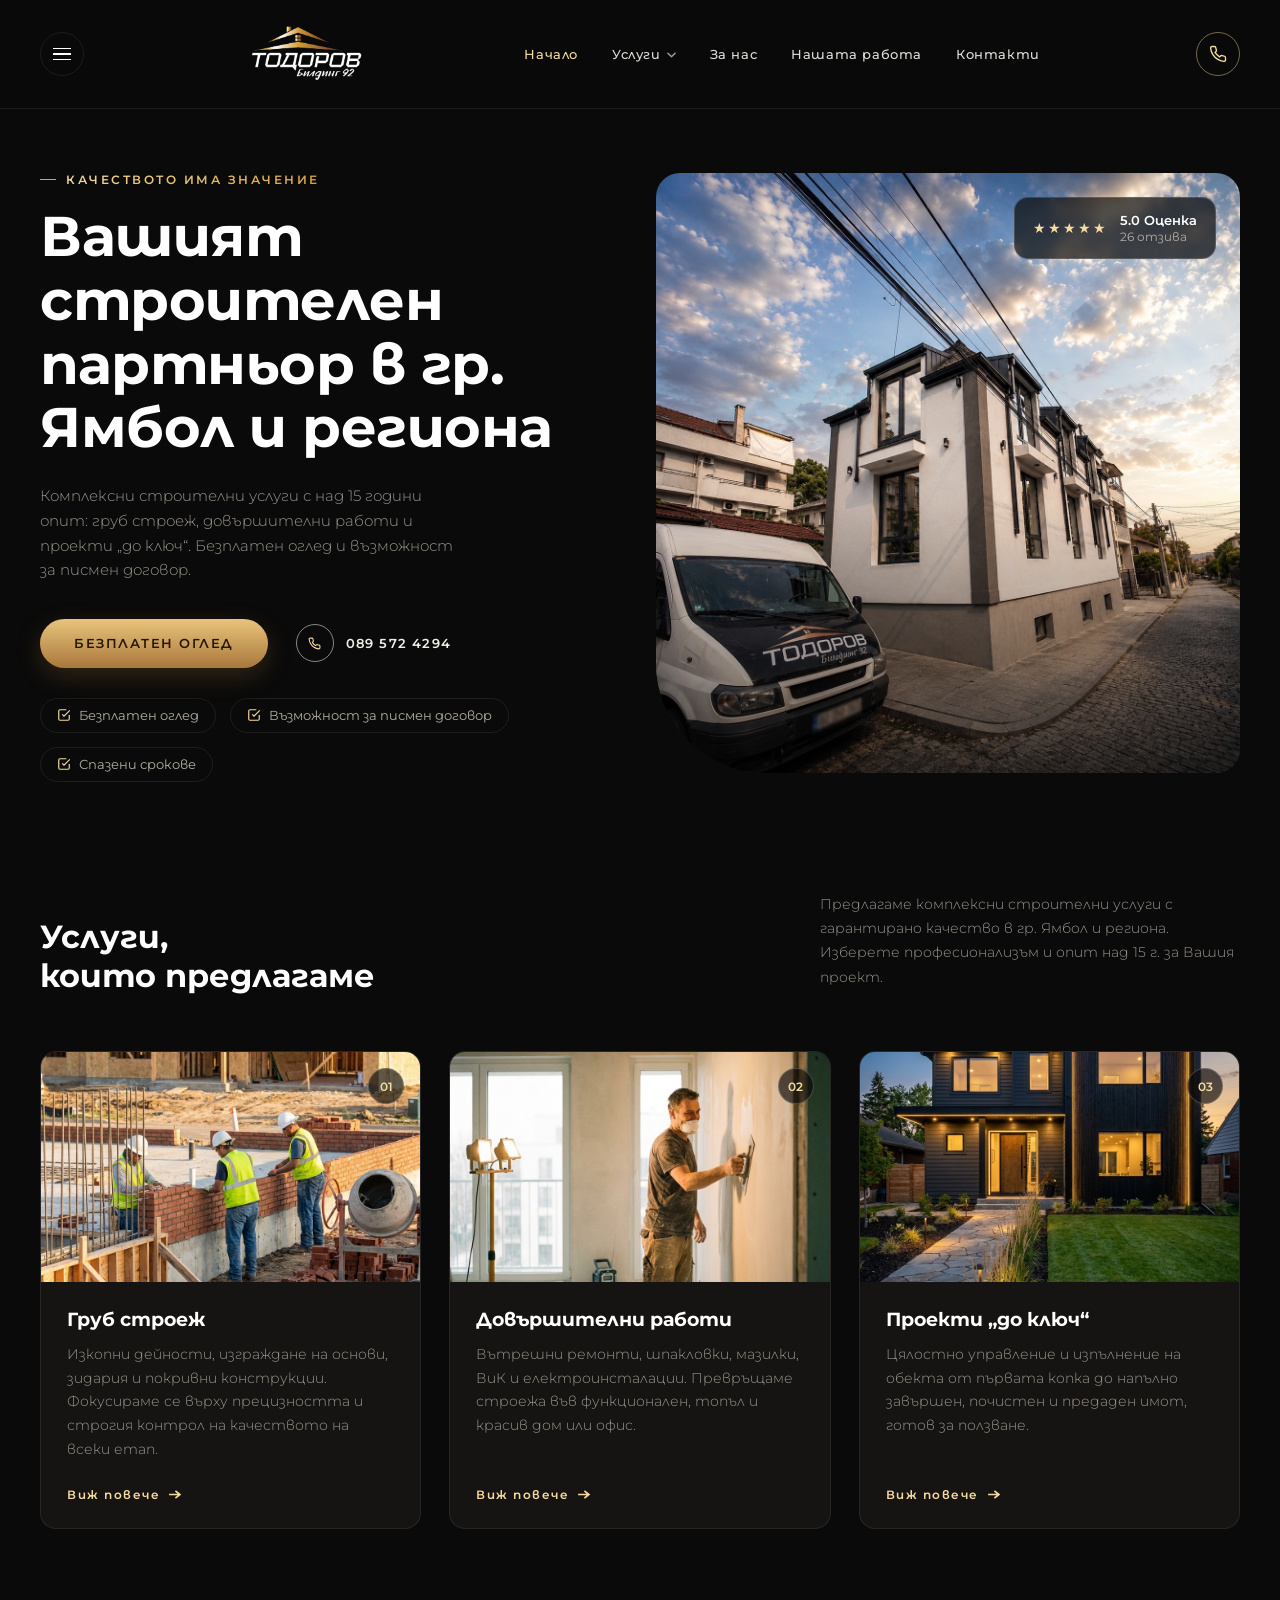
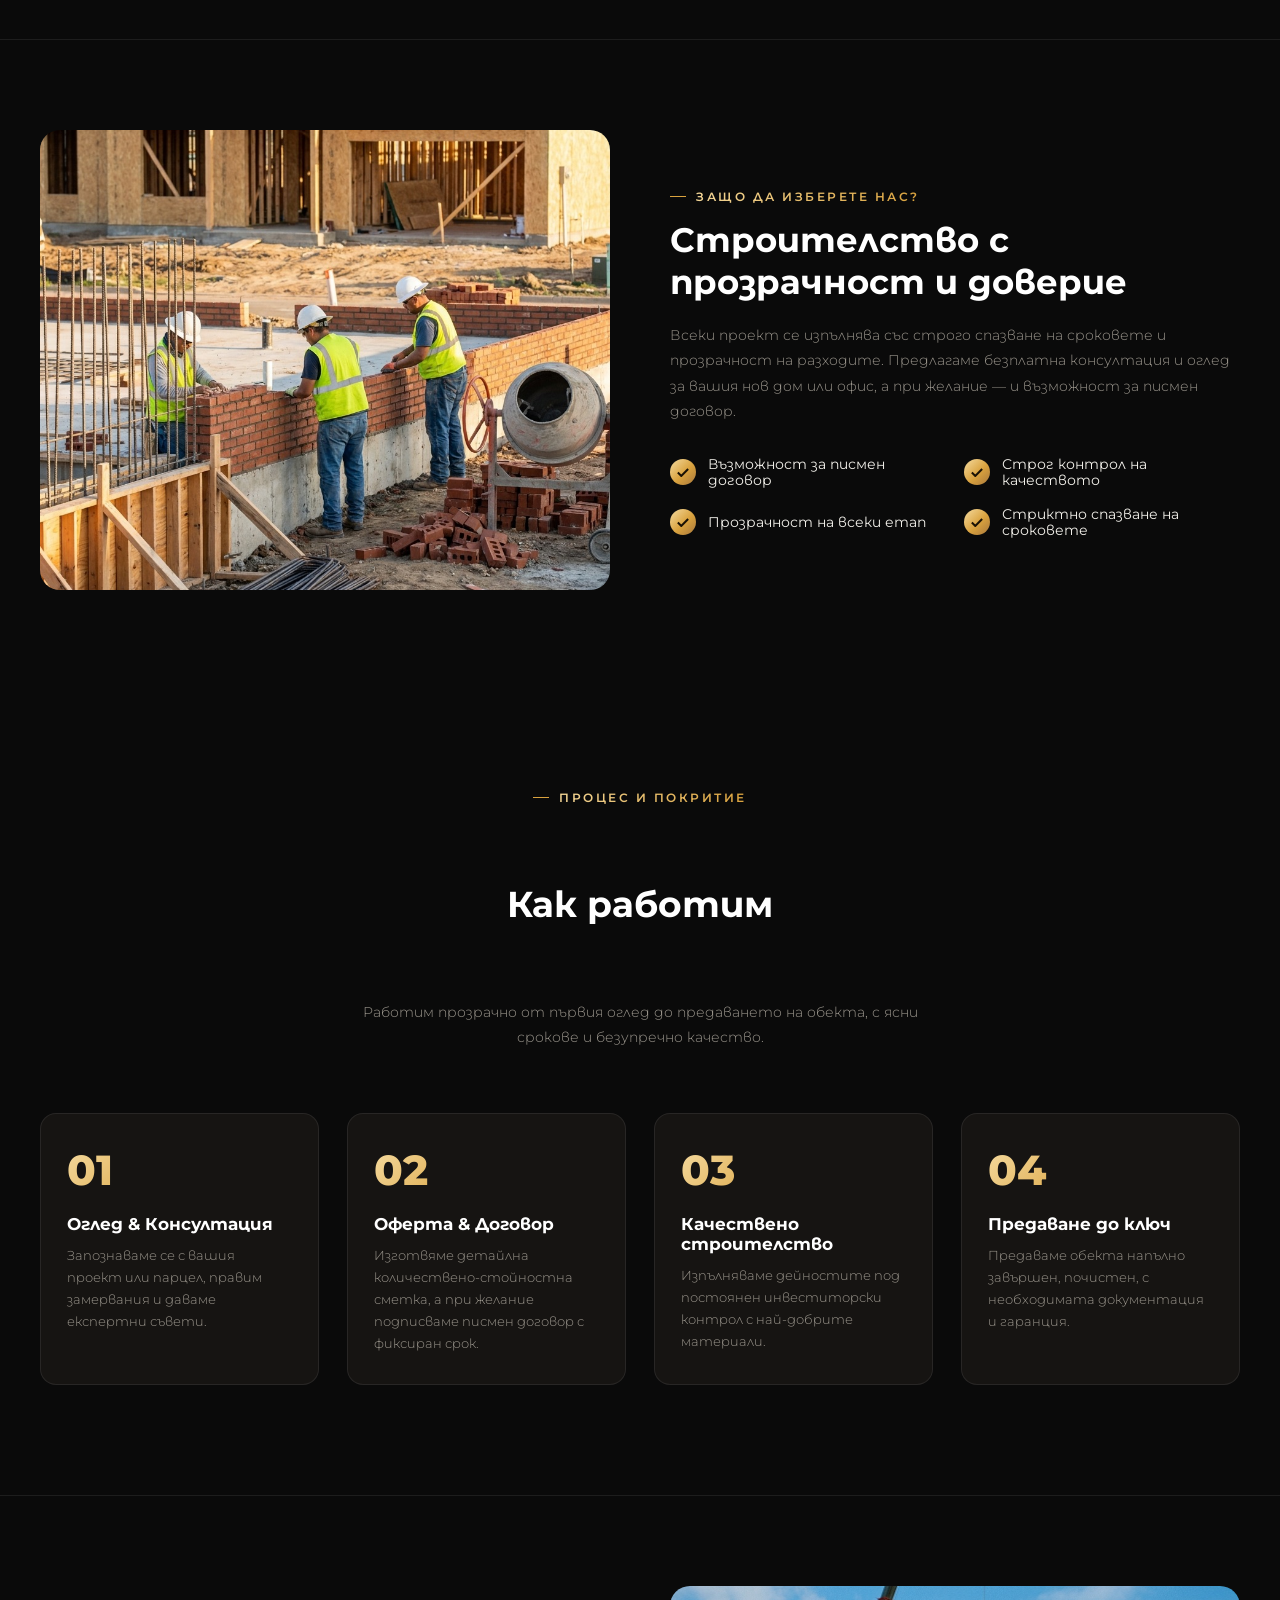
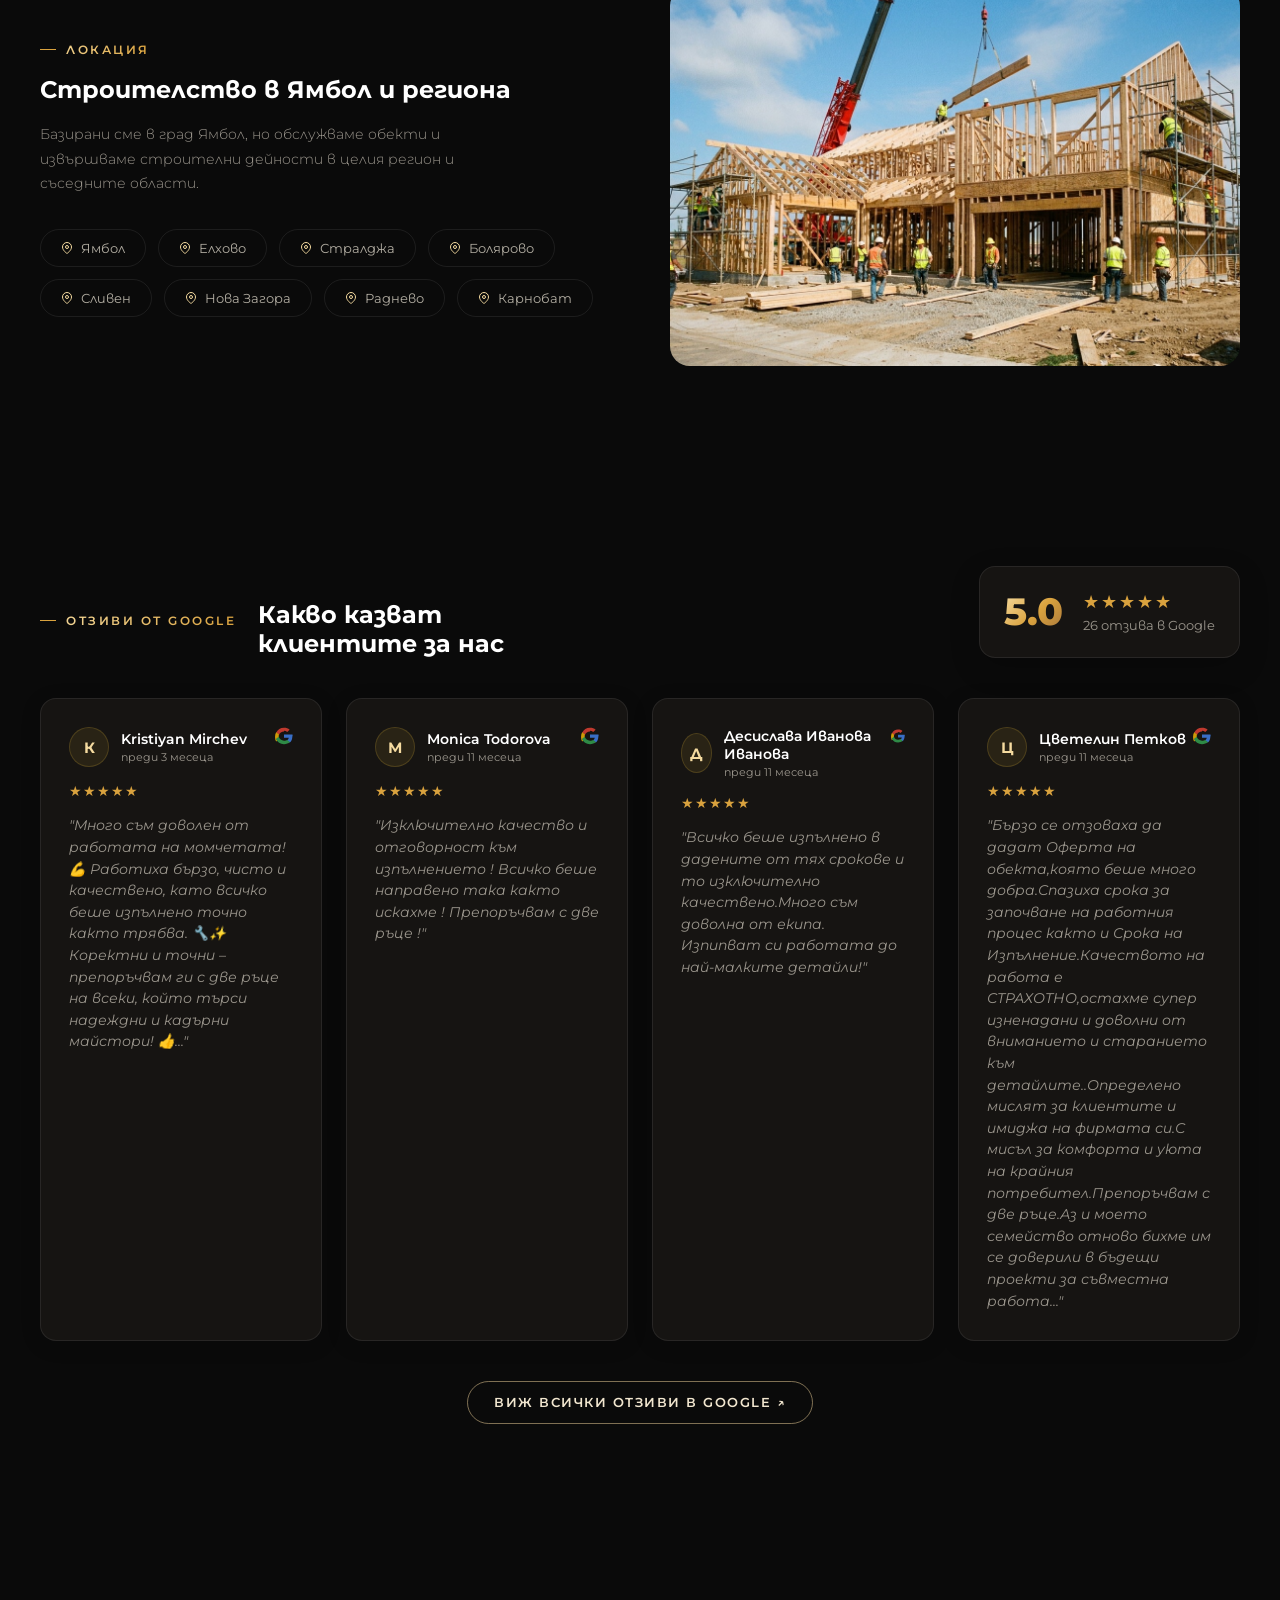
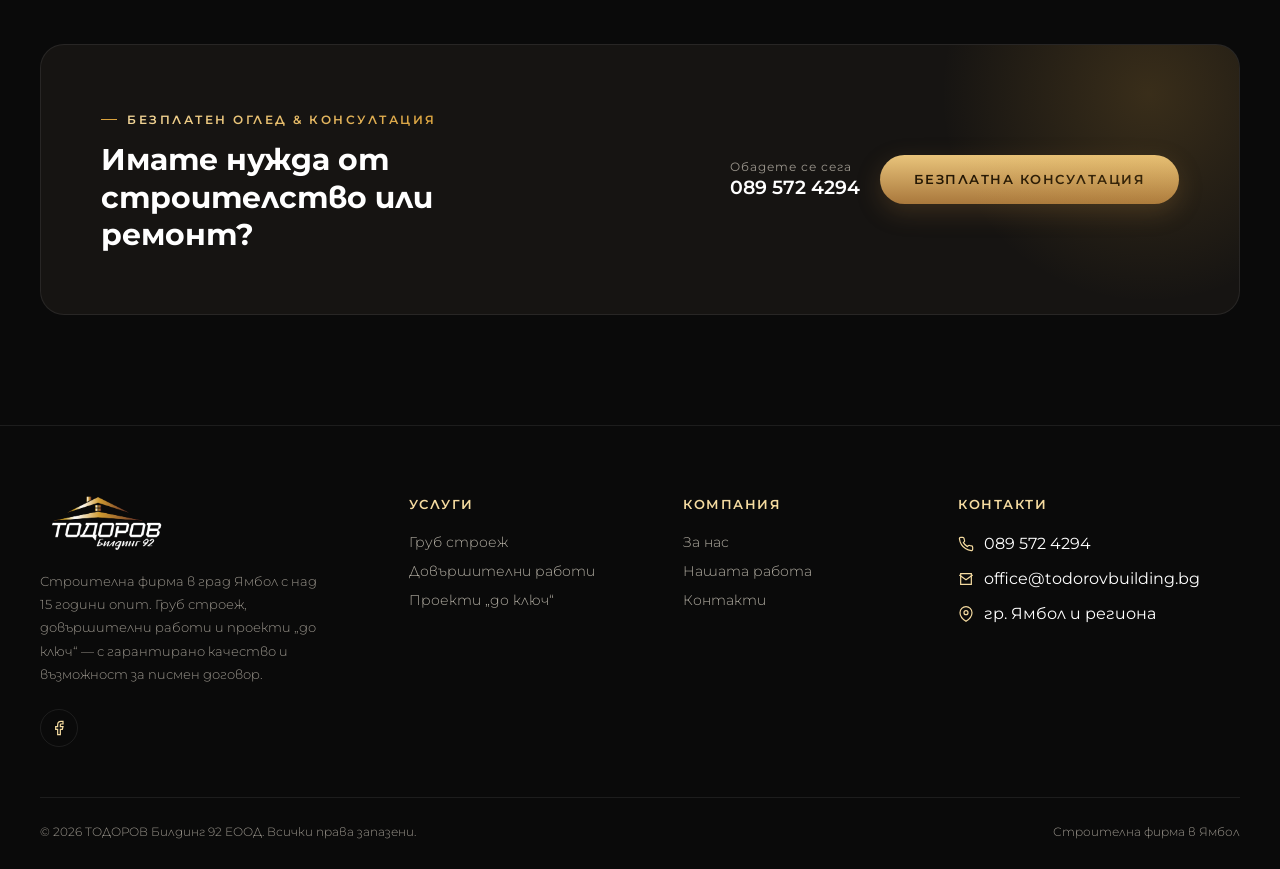
<file: index.html>
<!DOCTYPE html>
<html lang="bg">
<head>
<meta charset="UTF-8">
<meta name="viewport" content="width=device-width, initial-scale=1.0">
<title data-edit="meta-title">ТОДОРОВ Билдинг 92 ЕООД – Строителна фирма в Ямбол</title>
<meta name="description" content="Строителна фирма ТОДОРОВ Билдинг 92 ЕООД – Ямбол. Комплексни строителни услуги с над 15 години опит: груб строеж, довършителни работи и проекти „до ключ“." data-edit="meta-description">
<link rel="preconnect" href="https://fonts.googleapis.com">
<link rel="preconnect" href="https://fonts.gstatic.com" crossorigin>
<link href="https://fonts.googleapis.com/css2?family=Montserrat:ital,wght@0,300;0,400;0,500;0,600;0,700;0,800;1,400;1,500&display=swap" rel="stylesheet">
<link rel="preload" as="image" href="assets/hero-real.jpg">
<link rel="stylesheet" href="style.css">
</head>
<body>

<header class="site-header">
  <div class="container header-inner">
    <button class="hamburger mobile-only" aria-label="Меню">
      <span></span><span></span><span></span>
    </button>

    <a href="index.html" class="brand">
      <img src="assets/logo.png" alt="ТОДОРОВ Билдинг 92" class="brand-logo-img">
    </a>

    <ul class="main-nav">
      <li><a href="index.html" class="active">Начало</a></li>
      <li class="nav-item-has-dropdown">
        <a href="#">Услуги<svg class="caret" viewBox="0 0 10 6"><path d="M1 1l4 4 4-4"/></svg></a>
        <div class="nav-dropdown">
          <a href="service-rough-construction.html">Груб строеж</a>
          <a href="service-finishing-works.html">Довършителни работи</a>
          <a href="service-turnkey-projects.html">Проекти „до ключ“</a>
        </div>
      </li>
      <li><a href="about.html">За нас</a></li>
      <li><a href="gallery.html">Нашата работа</a></li>
      <li><a href="contact.html">Контакти</a></li>
    </ul>

    <div class="header-actions">
      <a href="tel:0895724294" class="btn-pill btn-outline header-call" data-global-link="phone">
        <svg viewBox="0 0 24 24" width="14" height="14" stroke="currentColor" fill="none" stroke-width="2"><path d="M22 16.92v3a2 2 0 0 1-2.18 2 19.79 19.79 0 0 1-8.63-3.07 19.5 19.5 0 0 1-6-6 19.79 19.79 0 0 1-3.07-8.67A2 2 0 0 1 4.11 2h3a2 2 0 0 1 2 1.72 12.84 12.84 0 0 0 .7 2.81 2 2 0 0 1-.45 2.11L8.09 9.91a16 16 0 0 0 6 6l1.27-1.27a2 2 0 0 1 2.11-.45 12.84 12.84 0 0 0 2.81.7A2 2 0 0 1 22 16.92z"/></svg>
        <span data-global="phone">089 572 4294</span>
      </a>
      <a href="tel:0895724294" class="call-icon-btn mobile-only" aria-label="Обадете се" data-global-link="phone">
        <svg viewBox="0 0 24 24"><path d="M22 16.92v3a2 2 0 0 1-2.18 2 19.79 19.79 0 0 1-8.63-3.07 19.5 19.5 0 0 1-6-6 19.79 19.79 0 0 1-3.07-8.67A2 2 0 0 1 4.11 2h3a2 2 0 0 1 2 1.72 12.84 12.84 0 0 0 .7 2.81 2 2 0 0 1-.45 2.11L8.09 9.91a16 16 0 0 0 6 6l1.27-1.27a2 2 0 0 1 2.11-.45 12.84 12.84 0 0 0 2.81.7A2 2 0 0 1 22 16.92z"/></svg>
      </a>
    </div>
  </div>
</header>

<div class="mobile-drawer">
  <div class="mobile-drawer-panel">
    <button class="mobile-drawer-close" aria-label="Затвори">✕</button>
    <a href="index.html">Начало</a>
    <a href="service-rough-construction.html" class="sub-link">— Груб строеж</a>
    <a href="service-finishing-works.html" class="sub-link">— Довършителни работи</a>
    <a href="service-turnkey-projects.html" class="sub-link">— Проекти „до ключ“</a>
    <a href="about.html">За нас</a>
    <a href="gallery.html">Нашата работа</a>
    <a href="contact.html">Контакти</a>
    <a href="tel:0895724294" class="btn-pill btn-gold" data-global-link="phone">Обадете се: <span data-global="phone">089 572 4294</span></a>
  </div>
</div>

<section class="hero">
  <div class="container hero-inner">
    <div class="hero-content">
      <span class="eyebrow" data-edit="hero-eyebrow">Качеството има значение</span>
      <h1 data-edit="hero-title">Вашият строителен партньор в гр. Ямбол и региона</h1>
      <p data-edit="hero-desc">Комплексни строителни услуги с над 15 години опит: груб строеж, довършителни работи и проекти „до ключ“. Безплатен оглед и възможност за писмен договор.</p>
      <div class="hero-actions">
        <a href="contact.html" class="btn-pill btn-gold" data-edit="hero-btn-text">Безплатен оглед</a>
        <a href="tel:0895724294" class="play-link" data-global-link="phone">
          <span class="play-circle"><svg viewBox="0 0 24 24" fill="none" stroke="currentColor" stroke-width="2"><path d="M22 16.92v3a2 2 0 0 1-2.18 2 19.79 19.79 0 0 1-8.63-3.07 19.5 19.5 0 0 1-6-6 19.79 19.79 0 0 1-3.07-8.67A2 2 0 0 1 4.11 2h3a2 2 0 0 1 2 1.72 12.84 12.84 0 0 0 .7 2.81 2 2 0 0 1-.45 2.11L8.09 9.91a16 16 0 0 0 6 6l1.27-1.27a2 2 0 0 1 2.11-.45 12.84 12.84 0 0 0 2.81.7A2 2 0 0 1 22 16.92z"/></svg></span>
          <span data-global="phone">089 572 4294</span>
        </a>
      </div>
      <div class="hero-badges" data-list="hero-badges">
        <span class="hero-badge" data-item><svg viewBox="0 0 24 24"><path d="M9 11l3 3L22 4"/><path d="M21 12v7a2 2 0 0 1-2 2H5a2 2 0 0 1-2-2V5a2 2 0 0 1 2-2h11"/></svg><span data-field="text">Безплатен оглед</span></span>
        <span class="hero-badge" data-item><svg viewBox="0 0 24 24"><path d="M9 11l3 3L22 4"/><path d="M21 12v7a2 2 0 0 1-2 2H5a2 2 0 0 1-2-2V5a2 2 0 0 1 2-2h11"/></svg><span data-field="text">Възможност за писмен договор</span></span>
        <span class="hero-badge" data-item><svg viewBox="0 0 24 24"><path d="M9 11l3 3L22 4"/><path d="M21 12v7a2 2 0 0 1-2 2H5a2 2 0 0 1-2-2V5a2 2 0 0 1 2-2h11"/></svg><span data-field="text">Спазени срокове</span></span>
      </div>
    </div>
    <div class="hero-media">
      <img src="assets/hero-real.jpg" alt="Завършен обект на Тодоров Билдинг 92" data-edit="hero-image" fetchpriority="high" decoding="sync">
      <div class="hero-rating">
        <div class="stars" data-edit="hero-rating-stars">★★★★★</div>
        <div>
          <div style="font-weight:600; font-size:13px;" data-edit="hero-rating-score">5.0 Оценка</div>
          <div class="rating-text" data-edit="hero-rating-count">26 отзива</div>
        </div>
      </div>
    </div>
  </div>
</section>

<section class="section-pad">
  <div class="container">
    <div class="section-head">
      <div class="section-head-left">
        <h2 data-edit="services-title">Услуги,<br>които предлагаме</h2>
      </div>
      <p class="section-desc" data-edit="services-desc">Предлагаме комплексни строителни услуги с гарантирано качество в гр. Ямбол и региона. Изберете професионализъм и опит над 15 г. за Вашия проект.</p>
    </div>

    <div class="service-grid" data-list="services">

      <a href="service-rough-construction.html" class="service-card" data-item>
        <div class="service-photo">
          <img src="assets/service-rough.jpg" alt="Груб строеж" data-field="image" loading="lazy" decoding="async">
          <span class="service-num" data-field="num">01</span>
        </div>
        <div class="service-body">
          <h3 data-field="title">Груб строеж</h3>
          <p data-field="desc">Изкопни дейности, изграждане на основи, зидария и покривни конструкции. Фокусираме се върху прецизността и строгия контрол на качеството на всеки етап.</p>
        </div>
        <span class="service-link" data-field="link-text">Виж повече <svg viewBox="0 0 14 10"><path d="M1 5h12M8 1l5 4-5 4"/></svg></span>
      </a>

      <a href="service-finishing-works.html" class="service-card" data-item>
        <div class="service-photo">
          <img src="assets/service-finishing.jpg" alt="Довършителни работи" data-field="image" loading="lazy" decoding="async">
          <span class="service-num" data-field="num">02</span>
        </div>
        <div class="service-body">
          <h3 data-field="title">Довършителни работи</h3>
          <p data-field="desc">Вътрешни ремонти, шпакловки, мазилки, ВиК и електроинсталации. Превръщаме строежа във функционален, топъл и красив дом или офис.</p>
        </div>
        <span class="service-link" data-field="link-text">Виж повече <svg viewBox="0 0 14 10"><path d="M1 5h12M8 1l5 4-5 4"/></svg></span>
      </a>

      <a href="service-turnkey-projects.html" class="service-card" data-item>
        <div class="service-photo">
          <img src="assets/service-turnkey.jpg" alt="Проекти до ключ" data-field="image" loading="lazy" decoding="async">
          <span class="service-num" data-field="num">03</span>
        </div>
        <div class="service-body">
          <h3 data-field="title">Проекти „до ключ“</h3>
          <p data-field="desc">Цялостно управление и изпълнение на обекта от първата копка до напълно завършен, почистен и предаден имот, готов за ползване.</p>
        </div>
        <span class="service-link" data-field="link-text">Виж повече <svg viewBox="0 0 14 10"><path d="M1 5h12M8 1l5 4-5 4"/></svg></span>
      </a>

    </div>
  </div>
</section>

<section class="section-pad tight section-divider">
  <div class="container">
    <div class="why-us">
      <div class="why-us-media">
        <img src="assets/service-rough.jpg" alt="Строителство с договорна сигурност" data-edit="why-image" loading="lazy" decoding="async">
      </div>
      <div class="why-us-content">
        <span class="eyebrow" data-edit="why-eyebrow">Защо да изберете нас?</span>
        <h2 data-edit="why-title">Строителство с прозрачност и доверие</h2>
        <p data-edit="why-desc">Всеки проект се изпълнява със строго спазване на сроковете и прозрачност на разходите. Предлагаме безплатна консултация и оглед за вашия нов дом или офис, а при желание — и възможност за писмен договор.</p>
        <div class="feature-list" data-list="why-features">
          <div class="feature-item" data-item><span class="feature-check"><svg viewBox="0 0 14 10"><path d="M1 5l4 4 8-8"/></svg></span><span data-field="text">Възможност за писмен договор</span></div>
          <div class="feature-item" data-item><span class="feature-check"><svg viewBox="0 0 14 10"><path d="M1 5l4 4 8-8"/></svg></span><span data-field="text">Строг контрол на качеството</span></div>
          <div class="feature-item" data-item><span class="feature-check"><svg viewBox="0 0 14 10"><path d="M1 5l4 4 8-8"/></svg></span><span data-field="text">Прозрачност на всеки етап</span></div>
          <div class="feature-item" data-item><span class="feature-check"><svg viewBox="0 0 14 10"><path d="M1 5l4 4 8-8"/></svg></span><span data-field="text">Стриктно спазване на сроковете</span></div>
        </div>
      </div>
    </div>
  </div>
</section>

<section class="section-pad">
  <div class="container">
    <div class="section-head center">
      <span class="eyebrow" data-edit="how-eyebrow">Процес и покритие</span>
      <h2 data-edit="how-title">Как работим</h2>
      <p class="section-desc" data-edit="how-desc">Работим прозрачно от първия оглед до предаването на обекта, с ясни срокове и безупречно качество.</p>
    </div>

    <div class="process-grid" data-list="how-steps">
      <div class="process-step" data-item>
        <span class="process-num" data-field="num">01</span>
        <h3 data-field="title">Оглед &amp; Консултация</h3>
        <p data-field="desc">Запознаваме се с вашия проект или парцел, правим замервания и даваме експертни съвети.</p>
      </div>
      <div class="process-step" data-item>
        <span class="process-num" data-field="num">02</span>
        <h3 data-field="title">Оферта &amp; Договор</h3>
        <p data-field="desc">Изготвяме детайлна количествено-стойностна сметка, а при желание подписваме писмен договор с фиксиран срок.</p>
      </div>
      <div class="process-step" data-item>
        <span class="process-num" data-field="num">03</span>
        <h3 data-field="title">Качествено строителство</h3>
        <p data-field="desc">Изпълняваме дейностите под постоянен инвеститорски контрол с най-добрите материали.</p>
      </div>
      <div class="process-step" data-item>
        <span class="process-num" data-field="num">04</span>
        <h3 data-field="title">Предаване до ключ</h3>
        <p data-field="desc">Предаваме обекта напълно завършен, почистен, с необходимата документация и гаранция.</p>
      </div>
    </div>
  </div>
</section>

<section class="section-pad tight section-divider">
  <div class="container">
    <div class="locations-wrap">
      <div>
        <span class="eyebrow" data-edit="locations-eyebrow">Локация</span>
        <h2 data-edit="locations-title">Строителство в Ямбол и региона</h2>
        <p class="section-desc" style="margin-top:18px;" data-edit="locations-desc">Базирани сме в град Ямбол, но обслужваме обекти и извършваме строителни дейности в целия регион и съседните области.</p>
        <div class="location-chips" data-list="locations">
          <span class="location-chip" data-item><svg viewBox="0 0 24 24"><path d="M21 10c0 7-9 13-9 13s-9-6-9-13a9 9 0 0118 0z"/><circle cx="12" cy="10" r="3"/></svg><span data-field="name">Ямбол</span></span>
          <span class="location-chip" data-item><svg viewBox="0 0 24 24"><path d="M21 10c0 7-9 13-9 13s-9-6-9-13a9 9 0 0118 0z"/><circle cx="12" cy="10" r="3"/></svg><span data-field="name">Елхово</span></span>
          <span class="location-chip" data-item><svg viewBox="0 0 24 24"><path d="M21 10c0 7-9 13-9 13s-9-6-9-13a9 9 0 0118 0z"/><circle cx="12" cy="10" r="3"/></svg><span data-field="name">Стралджа</span></span>
          <span class="location-chip" data-item><svg viewBox="0 0 24 24"><path d="M21 10c0 7-9 13-9 13s-9-6-9-13a9 9 0 0118 0z"/><circle cx="12" cy="10" r="3"/></svg><span data-field="name">Болярово</span></span>
          <span class="location-chip" data-item><svg viewBox="0 0 24 24"><path d="M21 10c0 7-9 13-9 13s-9-6-9-13a9 9 0 0118 0z"/><circle cx="12" cy="10" r="3"/></svg><span data-field="name">Сливен</span></span>
          <span class="location-chip" data-item><svg viewBox="0 0 24 24"><path d="M21 10c0 7-9 13-9 13s-9-6-9-13a9 9 0 0118 0z"/><circle cx="12" cy="10" r="3"/></svg><span data-field="name">Нова Загора</span></span>
          <span class="location-chip" data-item><svg viewBox="0 0 24 24"><path d="M21 10c0 7-9 13-9 13s-9-6-9-13a9 9 0 0118 0z"/><circle cx="12" cy="10" r="3"/></svg><span data-field="name">Раднево</span></span>
          <span class="location-chip" data-item><svg viewBox="0 0 24 24"><path d="M21 10c0 7-9 13-9 13s-9-6-9-13a9 9 0 0118 0z"/><circle cx="12" cy="10" r="3"/></svg><span data-field="name">Карнобат</span></span>
        </div>
      </div>
      <div class="locations-media">
        <img src="assets/gallery-wide.jpg" alt="Строителство в региона на Ямбол" data-edit="locations-image" loading="lazy" decoding="async">
      </div>
    </div>
  </div>
</section>

<section class="section-pad reviews-section">
  <div class="container">
    <div class="reviews-header">
      <div class="section-head-left">
        <span class="eyebrow" data-edit="reviews-eyebrow">Отзиви от Google</span>
        <h2 data-edit="reviews-title">Какво казват<br>клиентите за нас</h2>
      </div>
      <div class="rating-summary-card">
        <div class="rating-summary-num">5.0</div>
        <div class="rating-summary-details">
          <div class="stars">★★★★★</div>
          <div class="count" data-edit="reviews-summary-count">26 отзива в Google</div>
        </div>
      </div>
    </div>

    <div class="reviews-grid" data-list="reviews">
      
      <div class="review-card" data-item>
        <div>
          <div class="review-card-top">
            <div class="reviewer-info">
              <div class="reviewer-avatar" data-field="avatar">К</div>
              <div>
                <div class="reviewer-name" data-field="name">Kristiyan Mirchev</div>
                <div class="review-date" data-field="date">преди 3 месеца</div>
              </div>
            </div>
            <svg class="google-icon-badge" viewBox="0 0 24 24" width="18" height="18"><path fill="#EA4335" d="M12 5.04c1.65 0 3.12.57 4.29 1.69l3.21-3.21C17.55 1.76 14.99 1 12 1 7.37 1 3.42 3.66 1.47 7.56l3.85 2.99c.9-2.7 3.4-4.51 6.68-4.51z"/><path fill="#4285F4" d="M23.49 12.27c0-.81-.07-1.59-.2-2.34H12v4.44h6.44c-.28 1.48-1.12 2.73-2.38 3.58l3.69 2.87c2.16-1.99 3.4-4.92 3.4-8.55z"/><path fill="#FBBC05" d="M5.32 14.45c-.23-.69-.36-1.43-.36-2.2s.13-1.51.36-2.2L1.47 7.06C.53 8.94 0 11.04 0 13.25c0 2.21.53 4.31 1.47 6.19l3.85-2.99z"/><path fill="#34A853" d="M12 23c3.24 0 5.95-1.07 7.94-2.91l-3.69-2.87c-1.02.68-2.33 1.09-4.25 1.09-3.28 0-6.08-2.21-7.07-5.21L1.08 16.1C3.03 20.01 6.98 23 12 23z"/></svg>
          </div>
          <div class="review-stars">★★★★★</div>
          <p class="review-text" data-field="text">"Много съм доволен от работата на момчетата! 💪 Работиха бързо, чисто и качествено, като всичко беше изпълнено точно както трябва. 🔧✨ Коректни и точни – препоръчвам ги с две ръце на всеки, който търси надеждни и кадърни майстори! 👍..."</p>
        </div>
      </div>

      <div class="review-card" data-item>
        <div>
          <div class="review-card-top">
            <div class="reviewer-info">
              <div class="reviewer-avatar" data-field="avatar">М</div>
              <div>
                <div class="reviewer-name" data-field="name">Monica Todorova</div>
                <div class="review-date" data-field="date">преди 11 месеца</div>
              </div>
            </div>
            <svg class="google-icon-badge" viewBox="0 0 24 24" width="18" height="18"><path fill="#EA4335" d="M12 5.04c1.65 0 3.12.57 4.29 1.69l3.21-3.21C17.55 1.76 14.99 1 12 1 7.37 1 3.42 3.66 1.47 7.56l3.85 2.99c.9-2.7 3.4-4.51 6.68-4.51z"/><path fill="#4285F4" d="M23.49 12.27c0-.81-.07-1.59-.2-2.34H12v4.44h6.44c-.28 1.48-1.12 2.73-2.38 3.58l3.69 2.87c2.16-1.99 3.4-4.92 3.4-8.55z"/><path fill="#FBBC05" d="M5.32 14.45c-.23-.69-.36-1.43-.36-2.2s.13-1.51.36-2.2L1.47 7.06C.53 8.94 0 11.04 0 13.25c0 2.21.53 4.31 1.47 6.19l3.85-2.99z"/><path fill="#34A853" d="M12 23c3.24 0 5.95-1.07 7.94-2.91l-3.69-2.87c-1.02.68-2.33 1.09-4.25 1.09-3.28 0-6.08-2.21-7.07-5.21L1.08 16.1C3.03 20.01 6.98 23 12 23z"/></svg>
          </div>
          <div class="review-stars">★★★★★</div>
          <p class="review-text" data-field="text">"Изключително качество и отговорност към изпълнението ! Всичко беше направено така както искахме ! Препоръчвам с две ръце !"</p>
        </div>
      </div>

      <div class="review-card" data-item>
        <div>
          <div class="review-card-top">
            <div class="reviewer-info">
              <div class="reviewer-avatar" data-field="avatar">Д</div>
              <div>
                <div class="reviewer-name" data-field="name">Десислава Иванова Иванова</div>
                <div class="review-date" data-field="date">преди 11 месеца</div>
              </div>
            </div>
            <svg class="google-icon-badge" viewBox="0 0 24 24" width="18" height="18"><path fill="#EA4335" d="M12 5.04c1.65 0 3.12.57 4.29 1.69l3.21-3.21C17.55 1.76 14.99 1 12 1 7.37 1 3.42 3.66 1.47 7.56l3.85 2.99c.9-2.7 3.4-4.51 6.68-4.51z"/><path fill="#4285F4" d="M23.49 12.27c0-.81-.07-1.59-.2-2.34H12v4.44h6.44c-.28 1.48-1.12 2.73-2.38 3.58l3.69 2.87c2.16-1.99 3.4-4.92 3.4-8.55z"/><path fill="#FBBC05" d="M5.32 14.45c-.23-.69-.36-1.43-.36-2.2s.13-1.51.36-2.2L1.47 7.06C.53 8.94 0 11.04 0 13.25c0 2.21.53 4.31 1.47 6.19l3.85-2.99z"/><path fill="#34A853" d="M12 23c3.24 0 5.95-1.07 7.94-2.91l-3.69-2.87c-1.02.68-2.33 1.09-4.25 1.09-3.28 0-6.08-2.21-7.07-5.21L1.08 16.1C3.03 20.01 6.98 23 12 23z"/></svg>
          </div>
          <div class="review-stars">★★★★★</div>
          <p class="review-text" data-field="text">"Всичко беше изпълнено в дадените от тях срокове и то изключително качествено.Много съм доволна от екипа. Изпипват си работата до най-малките детайли!"</p>
        </div>
      </div>

      <div class="review-card" data-item>
        <div>
          <div class="review-card-top">
            <div class="reviewer-info">
              <div class="reviewer-avatar" data-field="avatar">Ц</div>
              <div>
                <div class="reviewer-name" data-field="name">Цветелин Петков</div>
                <div class="review-date" data-field="date">преди 11 месеца</div>
              </div>
            </div>
            <svg class="google-icon-badge" viewBox="0 0 24 24" width="18" height="18"><path fill="#EA4335" d="M12 5.04c1.65 0 3.12.57 4.29 1.69l3.21-3.21C17.55 1.76 14.99 1 12 1 7.37 1 3.42 3.66 1.47 7.56l3.85 2.99c.9-2.7 3.4-4.51 6.68-4.51z"/><path fill="#4285F4" d="M23.49 12.27c0-.81-.07-1.59-.2-2.34H12v4.44h6.44c-.28 1.48-1.12 2.73-2.38 3.58l3.69 2.87c2.16-1.99 3.4-4.92 3.4-8.55z"/><path fill="#FBBC05" d="M5.32 14.45c-.23-.69-.36-1.43-.36-2.2s.13-1.51.36-2.2L1.47 7.06C.53 8.94 0 11.04 0 13.25c0 2.21.53 4.31 1.47 6.19l3.85-2.99z"/><path fill="#34A853" d="M12 23c3.24 0 5.95-1.07 7.94-2.91l-3.69-2.87c-1.02.68-2.33 1.09-4.25 1.09-3.28 0-6.08-2.21-7.07-5.21L1.08 16.1C3.03 20.01 6.98 23 12 23z"/></svg>
          </div>
          <div class="review-stars">★★★★★</div>
          <p class="review-text" data-field="text">"Бързо се отзоваха да дадат Оферта на обекта,която беше много добра.Спазиха срока за започване на работния процес както и Срока на Изпълнение.Качеството на работа е СТРАХОТНО,остахме супер изненадани и доволни от вниманието и старанието към детайлите..Определено мислят за клиентите и имиджа на фирмата си.С мисъл за комфорта и уюта на крайния потребител.Препоръчвам с две ръце.Аз и моето семейство отново бихме им се доверили в бъдещи проекти за съвместна работа..."</p>
        </div>
      </div>

    </div>

    <div style="text-align:center;">
      <a href="https://www.google.com/maps/place/%D0%A2%D0%9E%D0%94%D0%9E%D0%A0%D0%9E%D0%92+%D0%91%D0%B8%D0%BB%D0%B4%D0%B8%D0%BD%D0%B3+92+%D0%95%D0%9E%D0%9E%D0%94/@42.4782528,25.4525556,9z/data=!4m12!1m2!2m1!1stodorov+bild!3m8!1s0x4b76ab1ee6c64b13:0xc305ddd144f406e6!8m2!3d42.4782528!4d26.5072431!9m1!1b1!15sCgx0b2Rvcm92IGJpbGSSARRjb25zdHJ1Y3Rpb25fY29tcGFueeABAA!16s%2Fg%2F11xlcfg4t8?entry=ttu" target="_blank" rel="noopener" class="btn-pill btn-outline">Виж всички отзиви в Google ↗</a>
    </div>
  </div>
</section>

<section class="section-pad">
  <div class="container">
    <div class="cta-banner">
      <div>
        <span class="eyebrow" data-edit="cta-eyebrow">Безплатен оглед &amp; консултация</span>
        <h2 data-edit="cta-title">Имате нужда от строителство или ремонт?</h2>
      </div>
      <div class="cta-actions">
        <div class="cta-phone">
          <span>Обадете се сега</span>
          <strong data-global="phone">089 572 4294</strong>
        </div>
        <a href="contact.html" class="btn-pill btn-gold" data-edit="cta-btn-text">Безплатна консултация</a>
      </div>
    </div>
  </div>
</section>

<footer class="site-footer">
  <div class="container">
    <div class="footer-grid">
      <div class="footer-brand">
        <a href="index.html" class="brand">
          <img src="assets/logo.png" alt="ТОДОРОВ Билдинг 92" class="brand-logo-img" loading="lazy" decoding="async">
        </a>
        <p data-edit="footer-about-text">Строителна фирма в град Ямбол с над 15 години опит. Груб строеж, довършителни работи и проекти „до ключ“ — с гарантирано качество и възможност за писмен договор.</p>
        <div class="footer-social">
          <a href="https://www.facebook.com/TodorovBuilding92?mibextid=wwXIfr" target="_blank" rel="noopener" aria-label="Facebook" data-global-link="facebook"><svg viewBox="0 0 24 24"><path d="M18 2h-3a5 5 0 0 0-5 5v3H7v4h3v8h4v-8h3l1-4h-4V7a1 1 0 0 1 1-1h3z"/></svg></a>
        </div>
      </div>
      <div class="footer-col">
        <h4>Услуги</h4>
        <ul>
          <li><a href="service-rough-construction.html">Груб строеж</a></li>
          <li><a href="service-finishing-works.html">Довършителни работи</a></li>
          <li><a href="service-turnkey-projects.html">Проекти „до ключ“</a></li>
        </ul>
      </div>
      <div class="footer-col">
        <h4>Компания</h4>
        <ul>
          <li><a href="about.html">За нас</a></li>
          <li><a href="gallery.html">Нашата работа</a></li>
          <li><a href="contact.html">Контакти</a></li>
        </ul>
      </div>
      <div class="footer-col">
        <h4>Контакти</h4>
        <div class="footer-contact-item">
          <svg viewBox="0 0 24 24"><path d="M22 16.92v3a2 2 0 0 1-2.18 2 19.79 19.79 0 0 1-8.63-3.07 19.5 19.5 0 0 1-6-6 19.79 19.79 0 0 1-3.07-8.67A2 2 0 0 1 4.11 2h3a2 2 0 0 1 2 1.72 12.84 12.84 0 0 0 .7 2.81 2 2 0 0 1-.45 2.11L8.09 9.91a16 16 0 0 0 6 6l1.27-1.27a2 2 0 0 1 2.11-.45 12.84 12.84 0 0 0 2.81.7A2 2 0 0 1 22 16.92z"/></svg>
          <span data-global="phone">089 572 4294</span>
        </div>
        <div class="footer-contact-item">
          <svg viewBox="0 0 24 24"><path d="M4 4h16v16H4z"/><path d="M22 6l-10 7L2 6"/></svg>
          <span data-global="email">office@todorovbuilding.bg</span>
        </div>
        <div class="footer-contact-item">
          <svg viewBox="0 0 24 24"><path d="M21 10c0 7-9 13-9 13s-9-6-9-13a9 9 0 0118 0z"/><circle cx="12" cy="10" r="3"/></svg>
          <span data-global="address">гр. Ямбол и региона</span>
        </div>
      </div>
    </div>
    <div class="footer-bottom">
      <span>© 2026 ТОДОРОВ Билдинг 92 ЕООД. Всички права запазени.</span>
      <span>Строителна фирма в Ямбол</span>
    </div>
  </div>
</footer>

<script src="script.js"></script>
</body>
</html>
</file>
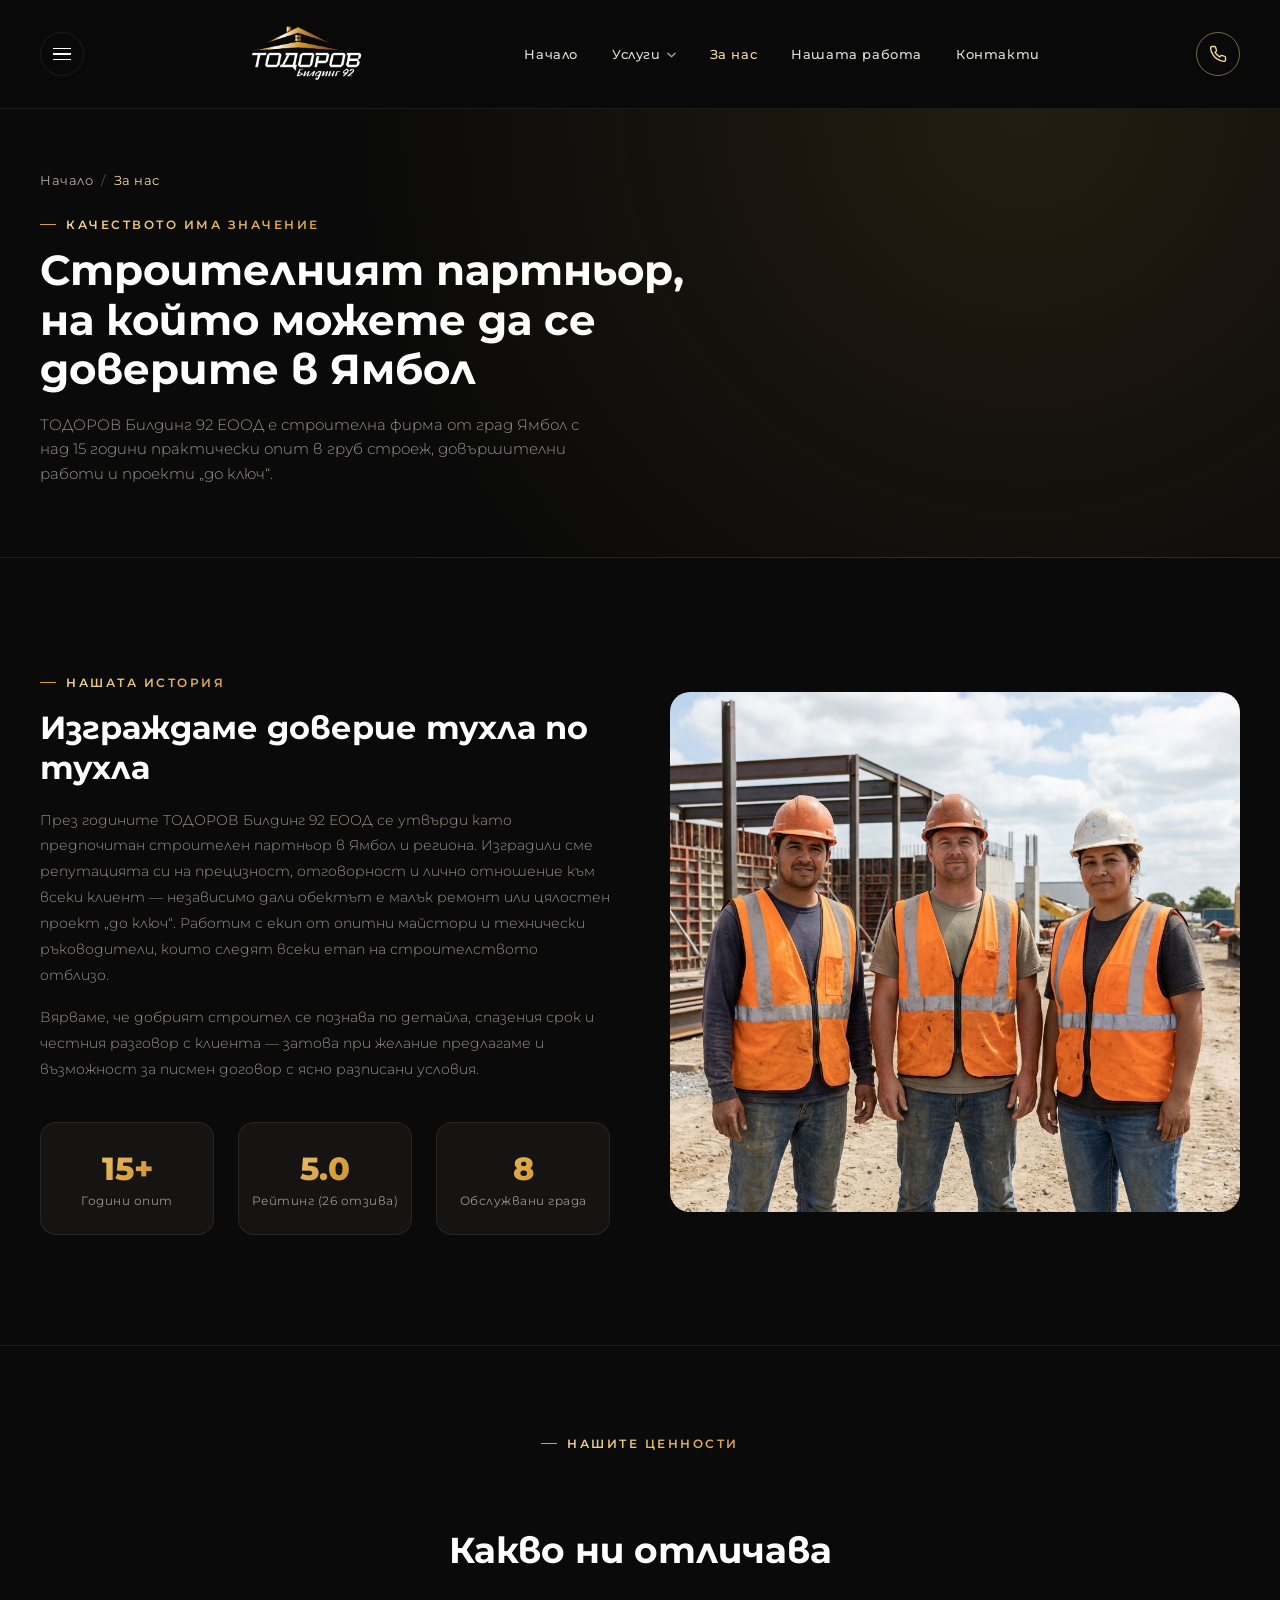
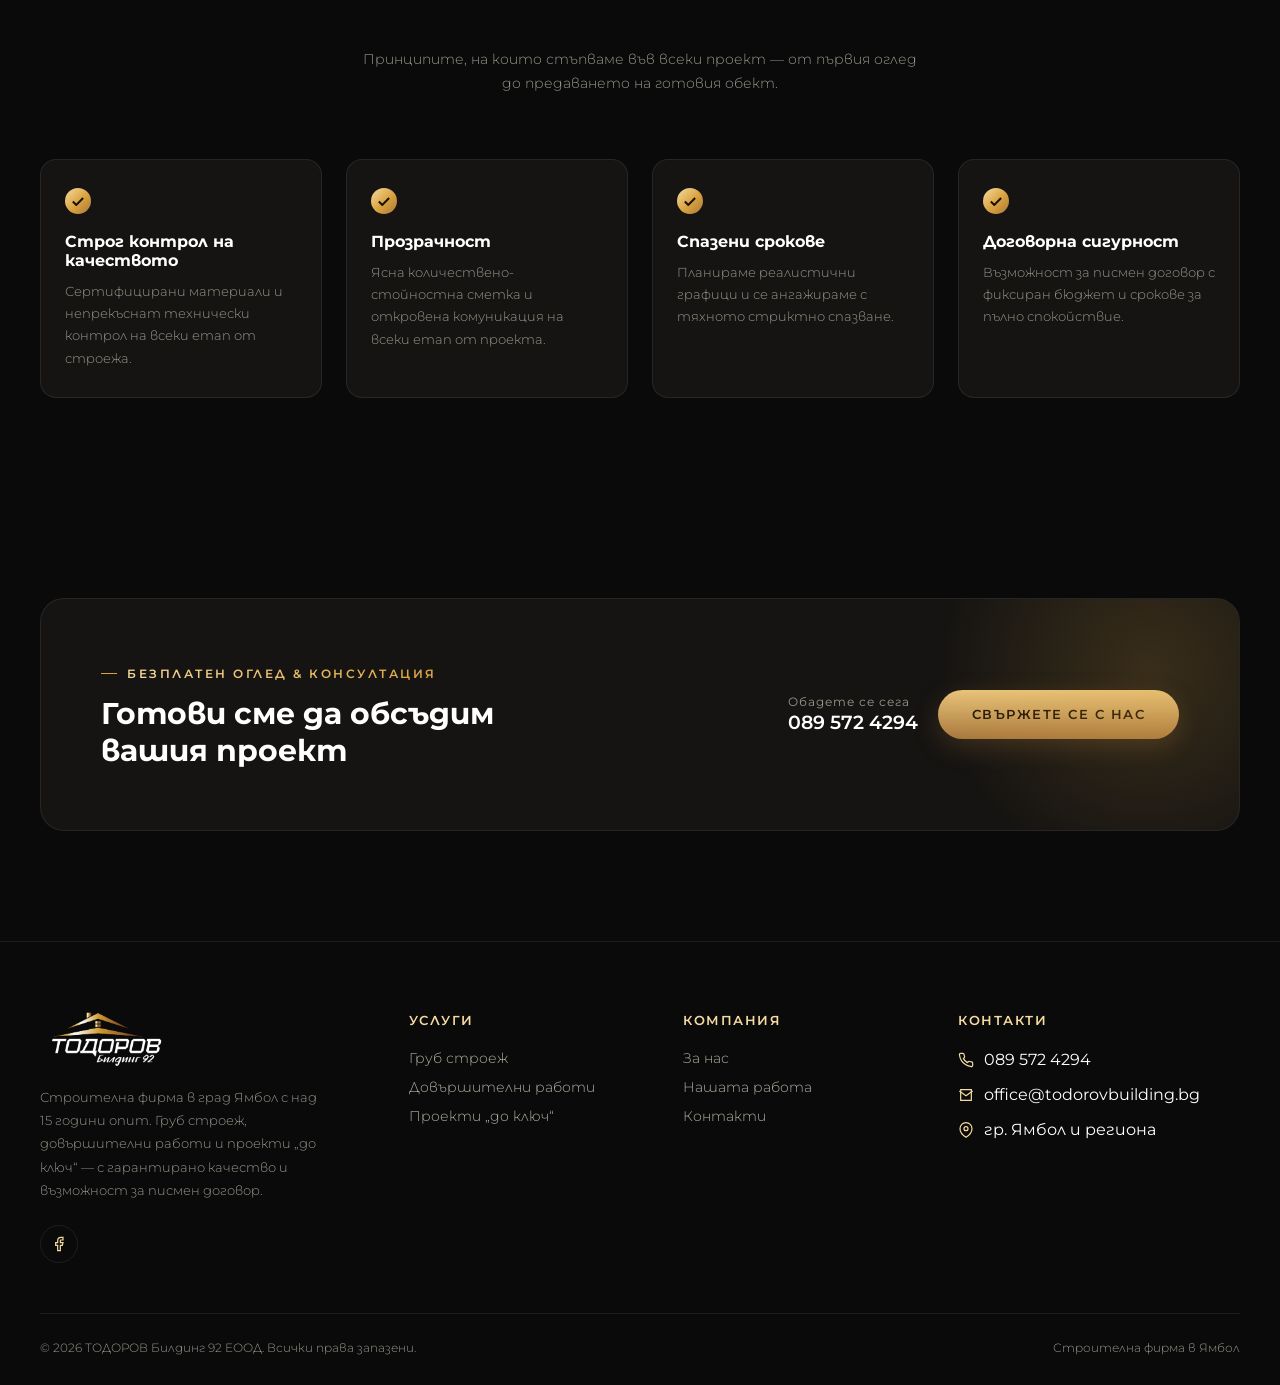
<file: about.html>
<!DOCTYPE html>
<html lang="bg">
<head>
<meta charset="UTF-8">
<meta name="viewport" content="width=device-width, initial-scale=1.0">
<title data-edit="meta-title">За нас – ТОДОРОВ Билдинг 92 ЕООД</title>
<meta name="description" content="ТОДОРОВ Билдинг 92 ЕООД – строителна фирма в Ямбол с над 15 години опит в строителството и довършителните работи." data-edit="meta-description">
<link rel="preconnect" href="https://fonts.googleapis.com">
<link rel="preconnect" href="https://fonts.gstatic.com" crossorigin>
<link href="https://fonts.googleapis.com/css2?family=Montserrat:ital,wght@0,300;0,400;0,500;0,600;0,700;0,800;1,400;1,500&display=swap" rel="stylesheet">
<link rel="preload" as="image" href="assets/about-team.jpg">
<link rel="stylesheet" href="style.css">
</head>
<body>

<header class="site-header">
  <div class="container header-inner">
    <button class="hamburger mobile-only" aria-label="Меню">
      <span></span><span></span><span></span>
    </button>

    <a href="index.html" class="brand">
      <img src="assets/logo.png" alt="ТОДОРОВ Билдинг 92" class="brand-logo-img">
    </a>

    <ul class="main-nav">
      <li><a href="index.html">Начало</a></li>
      <li class="nav-item-has-dropdown">
        <a href="#">Услуги<svg class="caret" viewBox="0 0 10 6"><path d="M1 1l4 4 4-4"/></svg></a>
        <div class="nav-dropdown">
          <a href="service-rough-construction.html">Груб строеж</a>
          <a href="service-finishing-works.html">Довършителни работи</a>
          <a href="service-turnkey-projects.html">Проекти „до ключ“</a>
        </div>
      </li>
      <li><a href="about.html" class="active">За нас</a></li>
      <li><a href="gallery.html">Нашата работа</a></li>
      <li><a href="contact.html">Контакти</a></li>
    </ul>

    <div class="header-actions">
      <a href="tel:0895724294" class="btn-pill btn-outline header-call" data-global-link="phone">
        <svg viewBox="0 0 24 24" width="14" height="14" stroke="currentColor" fill="none" stroke-width="2"><path d="M22 16.92v3a2 2 0 0 1-2.18 2 19.79 19.79 0 0 1-8.63-3.07 19.5 19.5 0 0 1-6-6 19.79 19.79 0 0 1-3.07-8.67A2 2 0 0 1 4.11 2h3a2 2 0 0 1 2 1.72 12.84 12.84 0 0 0 .7 2.81 2 2 0 0 1-.45 2.11L8.09 9.91a16 16 0 0 0 6 6l1.27-1.27a2 2 0 0 1 2.11-.45 12.84 12.84 0 0 0 2.81.7A2 2 0 0 1 22 16.92z"/></svg>
        <span data-global="phone">089 572 4294</span>
      </a>
      <a href="tel:0895724294" class="call-icon-btn mobile-only" aria-label="Обадете се" data-global-link="phone">
        <svg viewBox="0 0 24 24"><path d="M22 16.92v3a2 2 0 0 1-2.18 2 19.79 19.79 0 0 1-8.63-3.07 19.5 19.5 0 0 1-6-6 19.79 19.79 0 0 1-3.07-8.67A2 2 0 0 1 4.11 2h3a2 2 0 0 1 2 1.72 12.84 12.84 0 0 0 .7 2.81 2 2 0 0 1-.45 2.11L8.09 9.91a16 16 0 0 0 6 6l1.27-1.27a2 2 0 0 1 2.11-.45 12.84 12.84 0 0 0 2.81.7A2 2 0 0 1 22 16.92z"/></svg>
      </a>
    </div>
  </div>
</header>

<div class="mobile-drawer">
  <div class="mobile-drawer-panel">
    <button class="mobile-drawer-close" aria-label="Затвори">✕</button>
    <a href="index.html">Начало</a>
    <a href="service-rough-construction.html" class="sub-link">— Груб строеж</a>
    <a href="service-finishing-works.html" class="sub-link">— Довършителни работи</a>
    <a href="service-turnkey-projects.html" class="sub-link">— Проекти „до ключ“</a>
    <a href="about.html">За нас</a>
    <a href="gallery.html">Нашата работа</a>
    <a href="contact.html">Контакти</a>
    <a href="tel:0895724294" class="btn-pill btn-gold" data-global-link="phone">Обадете се: <span data-global="phone">089 572 4294</span></a>
  </div>
</div>

<section class="page-hero">
  <div class="container">
    <div class="breadcrumb"><a href="index.html">Начало</a><span class="sep">/</span><span class="current">За нас</span></div>
    <span class="eyebrow" data-edit="hero-eyebrow">Качеството има значение</span>
    <h1 data-edit="hero-title">Строителният партньор, на който можете да се доверите в Ямбол</h1>
    <p data-edit="hero-desc">ТОДОРОВ Билдинг 92 ЕООД е строителна фирма от град Ямбол с над 15 години практически опит в груб строеж, довършителни работи и проекти „до ключ“.</p>
  </div>
</section>

<section class="section-pad">
  <div class="container">
    <div class="about-story">
      <div>
        <span class="eyebrow" data-edit="story-eyebrow">Нашата история</span>
        <h2 style="font-size:32px; line-height:1.25; margin-bottom:20px;" data-edit="story-title">Изграждаме доверие тухла по тухла</h2>
        <div data-list="story-paragraphs">
          <p style="font-size:14px; line-height:1.85; color:var(--text-muted); font-weight:300;" data-item><span data-field="text">През годините ТОДОРОВ Билдинг 92 ЕООД се утвърди като предпочитан строителен партньор в Ямбол и региона. Изградили сме репутацията си на прецизност, отговорност и лично отношение към всеки клиент — независимо дали обектът е малък ремонт или цялостен проект „до ключ“. Работим с екип от опитни майстори и технически ръководители, които следят всеки етап на строителството отблизо.</span></p>
          <p style="font-size:14px; line-height:1.85; color:var(--text-muted); font-weight:300; margin-top:16px;" data-item><span data-field="text">Вярваме, че добрият строител се познава по детайла, спазения срок и честния разговор с клиента — затова при желание предлагаме и възможност за писмен договор с ясно разписани условия.</span></p>
        </div>

        <div class="stat-row" data-list="story-stats">
          <div class="stat-box" data-item><div class="num" data-field="num">15+</div><div class="label" data-field="label">Години опит</div></div>
          <div class="stat-box" data-item><div class="num" data-field="num">5.0</div><div class="label" data-field="label">Рейтинг (26 отзива)</div></div>
          <div class="stat-box" data-item><div class="num" data-field="num">8</div><div class="label" data-field="label">Обслужвани града</div></div>
        </div>
      </div>
      <div class="why-us-media" style="height:520px;">
        <img src="assets/about-team.jpg" alt="Екипът на Тодоров Билдинг 92" data-edit="story-image" loading="lazy" decoding="async">
      </div>
    </div>
  </div>
</section>

<section class="section-pad tight section-divider">
  <div class="container">
    <div class="section-head center">
      <span class="eyebrow" data-edit="values-eyebrow">Нашите ценности</span>
      <h2 data-edit="values-title">Какво ни отличава</h2>
      <p class="section-desc" data-edit="values-desc">Принципите, на които стъпваме във всеки проект — от първия оглед до предаването на готовия обект.</p>
    </div>
    <div class="values-grid" data-list="values">
      <div class="value-card" data-item>
        <span class="feature-check"><svg viewBox="0 0 14 10"><path d="M1 5l4 4 8-8"/></svg></span>
        <h3 data-field="title">Строг контрол на качеството</h3>
        <p data-field="desc">Сертифицирани материали и непрекъснат технически контрол на всеки етап от строежа.</p>
      </div>
      <div class="value-card" data-item>
        <span class="feature-check"><svg viewBox="0 0 14 10"><path d="M1 5l4 4 8-8"/></svg></span>
        <h3 data-field="title">Прозрачност</h3>
        <p data-field="desc">Ясна количествено-стойностна сметка и откровена комуникация на всеки етап от проекта.</p>
      </div>
      <div class="value-card" data-item>
        <span class="feature-check"><svg viewBox="0 0 14 10"><path d="M1 5l4 4 8-8"/></svg></span>
        <h3 data-field="title">Спазени срокове</h3>
        <p data-field="desc">Планираме реалистични графици и се ангажираме с тяхното стриктно спазване.</p>
      </div>
      <div class="value-card" data-item>
        <span class="feature-check"><svg viewBox="0 0 14 10"><path d="M1 5l4 4 8-8"/></svg></span>
        <h3 data-field="title">Договорна сигурност</h3>
        <p data-field="desc">Възможност за писмен договор с фиксиран бюджет и срокове за пълно спокойствие.</p>
      </div>
    </div>
  </div>
</section>

<section class="section-pad">
  <div class="container">
    <div class="cta-banner">
      <div>
        <span class="eyebrow" data-edit="cta-eyebrow">Безплатен оглед &amp; консултация</span>
        <h2 data-edit="cta-title">Готови сме да обсъдим вашия проект</h2>
      </div>
      <div class="cta-actions">
        <div class="cta-phone"><span>Обадете се сега</span><strong data-global="phone">089 572 4294</strong></div>
        <a href="contact.html" class="btn-pill btn-gold" data-edit="cta-btn-text">Свържете се с нас</a>
      </div>
    </div>
  </div>
</section>

<footer class="site-footer">
  <div class="container">
    <div class="footer-grid">
      <div class="footer-brand">
        <a href="index.html" class="brand">
          <img src="assets/logo.png" alt="ТОДОРОВ Билдинг 92" class="brand-logo-img" loading="lazy" decoding="async">
        </a>
        <p data-edit="footer-about-text">Строителна фирма в град Ямбол с над 15 години опит. Груб строеж, довършителни работи и проекти „до ключ“ — с гарантирано качество и възможност за писмен договор.</p>
        <div class="footer-social">
          <a href="https://www.facebook.com/TodorovBuilding92?mibextid=wwXIfr" target="_blank" rel="noopener" aria-label="Facebook" data-global-link="facebook"><svg viewBox="0 0 24 24"><path d="M18 2h-3a5 5 0 0 0-5 5v3H7v4h3v8h4v-8h3l1-4h-4V7a1 1 0 0 1 1-1h3z"/></svg></a>
        </div>
      </div>
      <div class="footer-col">
        <h4>Услуги</h4>
        <ul>
          <li><a href="service-rough-construction.html">Груб строеж</a></li>
          <li><a href="service-finishing-works.html">Довършителни работи</a></li>
          <li><a href="service-turnkey-projects.html">Проекти „до ключ“</a></li>
        </ul>
      </div>
      <div class="footer-col">
        <h4>Компания</h4>
        <ul>
          <li><a href="about.html">За нас</a></li>
          <li><a href="gallery.html">Нашата работа</a></li>
          <li><a href="contact.html">Контакти</a></li>
        </ul>
      </div>
      <div class="footer-col">
        <h4>Контакти</h4>
        <div class="footer-contact-item"><svg viewBox="0 0 24 24"><path d="M22 16.92v3a2 2 0 0 1-2.18 2 19.79 19.79 0 0 1-8.63-3.07 19.5 19.5 0 0 1-6-6 19.79 19.79 0 0 1-3.07-8.67A2 2 0 0 1 4.11 2h3a2 2 0 0 1 2 1.72 12.84 12.84 0 0 0 .7 2.81 2 2 0 0 1-.45 2.11L8.09 9.91a16 16 0 0 0 6 6l1.27-1.27a2 2 0 0 1 2.11-.45 12.84 12.84 0 0 0 2.81.7A2 2 0 0 1 22 16.92z"/></svg><span>089 572 4294</span></div>
        <div class="footer-contact-item"><svg viewBox="0 0 24 24"><path d="M4 4h16v16H4z"/><path d="M22 6l-10 7L2 6"/></svg><span>office@todorovbuilding.bg</span></div>
        <div class="footer-contact-item"><svg viewBox="0 0 24 24"><path d="M21 10c0 7-9 13-9 13s-9-6-9-13a9 9 0 0118 0z"/><circle cx="12" cy="10" r="3"/></svg><span>гр. Ямбол и региона</span></div>
      </div>
    </div>
    <div class="footer-bottom">
      <span>© 2026 ТОДОРОВ Билдинг 92 ЕООД. Всички права запазени.</span>
      <span>Строителна фирма в Ямбол</span>
    </div>
  </div>
</footer>

<script src="script.js"></script>
</body>
</html>
</file>
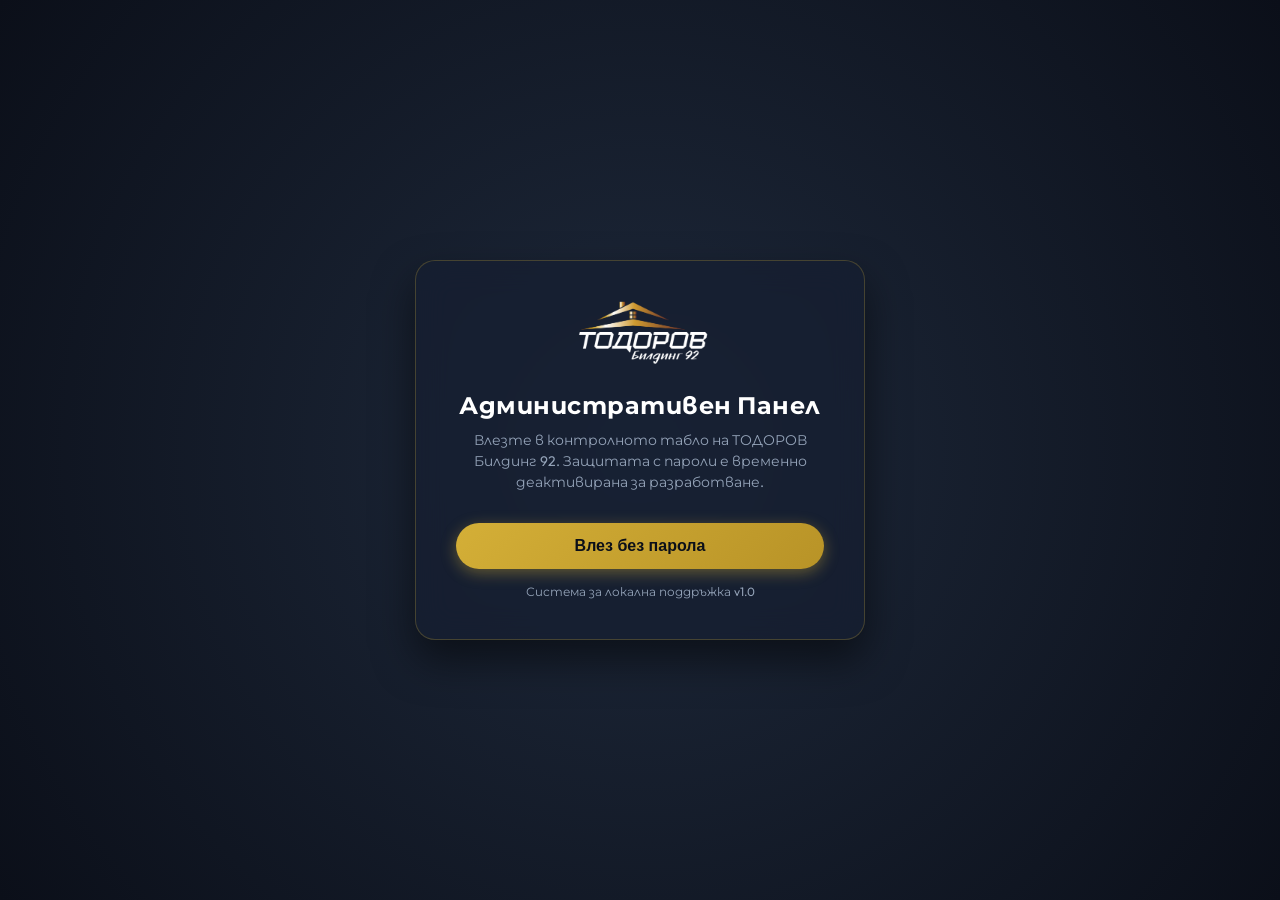
<file: admin.html>
<!DOCTYPE html>
<html lang="bg">
<head>
  <meta charset="UTF-8">
  <meta name="viewport" content="width=device-width, initial-scale=1.0">
  <title>Админ Панел – ТОДОРОВ Билдинг 92</title>
  <link rel="preconnect" href="https://fonts.googleapis.com">
  <link rel="preconnect" href="https://fonts.gstatic.com" crossorigin>
  <link href="https://fonts.googleapis.com/css2?family=Montserrat:wght@300;400;500;600;700;800&family=Outfit:wght@300;400;500;600;700;800&display=swap" rel="stylesheet">
  <style>
    :root {
      --bg-dark: #0b0f19;
      --panel-dark: rgba(22, 30, 49, 0.7);
      --border-color: rgba(212, 175, 55, 0.25);
      --gold: #d4af37;
      --gold-hover: #b89327;
      --text-white: #ffffff;
      --text-muted: #94a3b8;
      --success: #10b981;
      --danger: #ef4444;
      --transition: all 0.3s cubic-bezier(0.4, 0, 0.2, 1);
    }

    * {
      box-sizing: border-box;
      margin: 0;
      padding: 0;
    }

    body {
      font-family: 'Outfit', 'Montserrat', sans-serif;
      background-color: var(--bg-dark);
      color: var(--text-white);
      min-height: 100vh;
      overflow-x: hidden;
    }

    /* --- LOGIN GATE --- */
    #login-gate {
      position: fixed;
      top: 0;
      left: 0;
      width: 100vw;
      height: 100vh;
      background: radial-gradient(circle at center, #1e293b 0%, #0b0f19 100%);
      display: flex;
      justify-content: center;
      align-items: center;
      z-index: 9999;
      transition: var(--transition);
    }

    #login-gate.hidden {
      opacity: 0;
      pointer-events: none;
      transform: scale(1.05);
    }

    .login-card {
      background: var(--panel-dark);
      backdrop-filter: blur(16px);
      border: 1px solid var(--border-color);
      border-radius: 20px;
      padding: 40px;
      width: 100%;
      max-width: 450px;
      text-align: center;
      box-shadow: 0 20px 40px rgba(0, 0, 0, 0.5);
      animation: fadeInUp 0.6s ease;
    }

    @keyframes fadeInUp {
      from {
        opacity: 0;
        transform: translateY(20px);
      }
      to {
        opacity: 1;
        transform: translateY(0);
      }
    }

    .login-logo {
      width: 150px;
      margin-bottom: 20px;
    }

    .login-card h2 {
      font-size: 24px;
      margin-bottom: 10px;
      font-weight: 700;
      letter-spacing: 0.5px;
    }

    .login-card p {
      color: var(--text-muted);
      font-size: 14px;
      margin-bottom: 30px;
      line-height: 1.5;
    }

    .btn-login {
      background: linear-gradient(135deg, var(--gold) 0%, var(--gold-hover) 100%);
      color: #0b0f19;
      border: none;
      padding: 14px 28px;
      font-size: 16px;
      font-weight: 700;
      border-radius: 30px;
      cursor: pointer;
      width: 100%;
      box-shadow: 0 4px 15px rgba(212, 175, 55, 0.4);
      transition: var(--transition);
    }

    .btn-login:hover {
      transform: translateY(-2px);
      box-shadow: 0 6px 20px rgba(212, 175, 55, 0.6);
    }

    .login-note {
      margin-top: 15px;
      font-size: 12px;
      color: var(--text-muted);
    }

    /* --- TOASTS --- */
    .toast-container {
      position: fixed;
      bottom: 20px;
      right: 20px;
      z-index: 10000;
      display: flex;
      flex-direction: column;
      gap: 10px;
    }

    .toast {
      background: rgba(15, 23, 42, 0.95);
      border-left: 4px solid var(--gold);
      color: #fff;
      padding: 16px 24px;
      border-radius: 8px;
      box-shadow: 0 10px 25px rgba(0,0,0,0.3);
      display: flex;
      align-items: center;
      justify-content: space-between;
      gap: 20px;
      min-width: 300px;
      animation: slideIn 0.3s cubic-bezier(0.4, 0, 0.2, 1);
      transition: var(--transition);
    }

    .toast.success {
      border-left-color: var(--success);
    }

    .toast.danger {
      border-left-color: var(--danger);
    }

    @keyframes slideIn {
      from { transform: translateX(100%); opacity: 0; }
      to { transform: translateX(0); opacity: 1; }
    }

    .toast-close {
      cursor: pointer;
      background: none;
      border: none;
      color: var(--text-muted);
      font-weight: bold;
    }

    /* --- LAYOUT --- */
    .app-container {
      display: flex;
      min-height: 100vh;
    }

    /* Sidebar */
    .sidebar {
      width: 280px;
      background: rgba(15, 23, 42, 0.95);
      border-right: 1px solid var(--border-color);
      display: flex;
      flex-direction: column;
      padding: 30px 20px;
      position: fixed;
      height: 100vh;
      z-index: 99;
    }

    .sidebar-header {
      display: flex;
      align-items: center;
      gap: 12px;
      margin-bottom: 40px;
      padding-bottom: 20px;
      border-bottom: 1px solid rgba(255,255,255,0.05);
    }

    .sidebar-logo {
      height: 40px;
    }

    .sidebar-title {
      font-size: 16px;
      font-weight: 700;
      letter-spacing: 0.5px;
      color: var(--gold);
    }

    .nav-list {
      list-style: none;
      display: flex;
      flex-direction: column;
      gap: 8px;
      flex-grow: 1;
    }

    .nav-btn {
      display: flex;
      align-items: center;
      gap: 12px;
      width: 100%;
      padding: 12px 18px;
      border: none;
      background: none;
      color: var(--text-muted);
      font-size: 15px;
      font-weight: 600;
      border-radius: 12px;
      cursor: pointer;
      text-align: left;
      transition: var(--transition);
    }

    .nav-btn:hover, .nav-btn.active {
      color: var(--text-white);
      background: rgba(212, 175, 55, 0.1);
    }

    .nav-btn.active {
      border-left: 3px solid var(--gold);
      background: rgba(212, 175, 55, 0.15);
    }

    .sidebar-footer {
      padding-top: 20px;
      border-top: 1px solid rgba(255,255,255,0.05);
      font-size: 12px;
      color: var(--text-muted);
      text-align: center;
    }

    /* Main Content */
    .main-content {
      margin-left: 280px;
      flex-grow: 1;
      padding: 40px;
      min-height: 100vh;
    }

    .content-header {
      margin-bottom: 30px;
      display: flex;
      justify-content: space-between;
      align-items: center;
    }

    .content-title h1 {
      font-size: 28px;
      font-weight: 800;
      margin-bottom: 5px;
    }

    .content-title p {
      color: var(--text-muted);
      font-size: 14px;
    }

    /* Cards & Containers */
    .dashboard-panel {
      background: var(--panel-dark);
      backdrop-filter: blur(12px);
      border: 1px solid var(--border-color);
      border-radius: 16px;
      padding: 30px;
      margin-bottom: 30px;
      box-shadow: 0 10px 30px rgba(0,0,0,0.2);
      animation: fadeIn 0.4s ease;
    }

    @keyframes fadeIn {
      from { opacity: 0; transform: translateY(10px); }
      to { opacity: 1; transform: translateY(0); }
    }

    .panel-section {
      display: none;
    }

    .panel-section.active {
      display: block;
    }

    /* Grid layouts */
    .grid-2 {
      display: grid;
      grid-template-columns: repeat(2, 1fr);
      gap: 24px;
    }

    .grid-3 {
      display: grid;
      grid-template-columns: repeat(3, 1fr);
      gap: 20px;
    }

    /* Stats Card */
    .stat-card {
      background: rgba(255,255,255,0.02);
      border: 1px solid rgba(255,255,255,0.05);
      border-radius: 12px;
      padding: 20px;
      display: flex;
      align-items: center;
      gap: 16px;
    }

    .stat-card .icon-box {
      width: 50px;
      height: 50px;
      border-radius: 10px;
      background: rgba(212, 175, 55, 0.1);
      display: flex;
      align-items: center;
      justify-content: center;
      font-size: 24px;
      color: var(--gold);
    }

    .stat-card .info h3 {
      font-size: 20px;
      font-weight: 700;
    }

    .stat-card .info p {
      color: var(--text-muted);
      font-size: 13px;
    }

    /* Forms */
    .form-group {
      margin-bottom: 20px;
    }

    .form-group.full-width {
      grid-column: span 2;
    }

    .form-label {
      display: block;
      font-size: 14px;
      font-weight: 600;
      color: var(--text-muted);
      margin-bottom: 8px;
    }

    .form-control {
      width: 100%;
      background: rgba(15, 23, 42, 0.6);
      border: 1px solid rgba(255,255,255,0.1);
      color: #fff;
      padding: 12px 16px;
      border-radius: 8px;
      font-family: inherit;
      font-size: 14px;
      transition: var(--transition);
    }

    .form-control:focus {
      outline: none;
      border-color: var(--gold);
      box-shadow: 0 0 8px rgba(212, 175, 55, 0.2);
    }

    textarea.form-control {
      resize: vertical;
      min-height: 100px;
    }

    .btn-save {
      background: var(--gold);
      color: #0b0f19;
      border: none;
      padding: 12px 24px;
      font-size: 15px;
      font-weight: 700;
      border-radius: 8px;
      cursor: pointer;
      transition: var(--transition);
    }

    .btn-save:hover {
      background: var(--gold-hover);
    }

    /* Page Selector styling */
    .page-selector-container {
      display: flex;
      align-items: center;
      gap: 15px;
      margin-bottom: 24px;
    }

    /* Image Upload UI */
    .image-edit-box {
      display: flex;
      gap: 16px;
      align-items: center;
      background: rgba(255,255,255,0.02);
      padding: 12px;
      border-radius: 8px;
      border: 1px dashed rgba(255,255,255,0.1);
    }

    .image-preview {
      width: 100px;
      height: 80px;
      object-fit: cover;
      border-radius: 6px;
      background: #000;
      border: 1px solid rgba(255,255,255,0.1);
    }

    .image-controls {
      display: flex;
      flex-direction: column;
      gap: 8px;
    }

    .btn-upload-label {
      background: rgba(255, 255, 255, 0.05);
      border: 1px solid rgba(255, 255, 255, 0.1);
      color: #fff;
      padding: 6px 12px;
      font-size: 12px;
      font-weight: 600;
      border-radius: 4px;
      cursor: pointer;
      text-align: center;
      transition: var(--transition);
    }

    .btn-upload-label:hover {
      background: rgba(255, 255, 255, 0.1);
    }

    /* Lists Manager */
    .list-section-header {
      font-size: 16px;
      font-weight: 700;
      color: var(--gold);
      border-bottom: 1px solid rgba(255,255,255,0.05);
      padding-bottom: 8px;
      margin: 30px 0 15px 0;
    }

    .list-items-container {
      display: flex;
      flex-direction: column;
      gap: 15px;
    }

    .list-item-card {
      background: rgba(255, 255, 255, 0.02);
      border: 1px solid rgba(255, 255, 255, 0.05);
      border-radius: 10px;
      padding: 16px;
      position: relative;
    }

    .list-item-controls {
      display: flex;
      justify-content: flex-end;
      gap: 8px;
      margin-top: 12px;
      border-top: 1px solid rgba(255,255,255,0.03);
      padding-top: 10px;
    }

    .btn-icon {
      background: rgba(255,255,255,0.03);
      border: 1px solid rgba(255,255,255,0.05);
      color: #fff;
      width: 32px;
      height: 32px;
      border-radius: 6px;
      cursor: pointer;
      display: flex;
      align-items: center;
      justify-content: center;
      transition: var(--transition);
    }

    .btn-icon:hover {
      background: rgba(255,255,255,0.1);
    }

    .btn-icon.delete:hover {
      background: var(--danger);
      border-color: var(--danger);
    }

    .btn-add-item {
      background: none;
      border: 1px dashed var(--gold);
      color: var(--gold);
      padding: 10px;
      border-radius: 8px;
      font-weight: 600;
      font-size: 13px;
      cursor: pointer;
      text-align: center;
      width: 100%;
      margin-top: 10px;
      transition: var(--transition);
    }

    .btn-add-item:hover {
      background: rgba(212, 175, 55, 0.05);
    }

    /* Library Asset Box */
    .assets-grid {
      display: grid;
      grid-template-columns: repeat(auto-fill, minmax(150px, 1fr));
      gap: 16px;
      max-height: 500px;
      overflow-y: auto;
      padding: 10px;
      background: rgba(0,0,0,0.2);
      border-radius: 12px;
      margin-bottom: 20px;
    }

    .asset-thumbnail-container {
      background: rgba(255,255,255,0.02);
      border: 1px solid rgba(255,255,255,0.05);
      border-radius: 8px;
      padding: 8px;
      text-align: center;
      position: relative;
    }

    .asset-thumbnail {
      width: 100%;
      height: 100px;
      object-fit: cover;
      border-radius: 6px;
      margin-bottom: 8px;
    }

    .asset-name {
      font-size: 11px;
      color: var(--text-muted);
      overflow: hidden;
      text-overflow: ellipsis;
      white-space: nowrap;
    }

    .btn-asset-delete {
      position: absolute;
      top: 5px;
      right: 5px;
      background: rgba(239, 68, 68, 0.9);
      color: white;
      border: none;
      width: 24px;
      height: 24px;
      border-radius: 4px;
      font-size: 11px;
      cursor: pointer;
      display: flex;
      align-items: center;
      justify-content: center;
      opacity: 0;
      transition: var(--transition);
    }

    .asset-thumbnail-container:hover .btn-asset-delete {
      opacity: 1;
    }

    /* Loading Spinner */
    .loading-overlay {
      position: fixed;
      top: 0;
      left: 0;
      width: 100vw;
      height: 100vh;
      background: rgba(11, 15, 25, 0.8);
      backdrop-filter: blur(4px);
      z-index: 10001;
      display: flex;
      justify-content: center;
      align-items: center;
      opacity: 0;
      pointer-events: none;
      transition: var(--transition);
    }

    .loading-overlay.active {
      opacity: 1;
      pointer-events: auto;
    }

    .spinner {
      border: 4px solid rgba(255, 255, 255, 0.1);
      border-top: 4px solid var(--gold);
      border-radius: 50%;
      width: 50px;
      height: 50px;
      animation: spin 1s linear infinite;
    }

    @keyframes spin {
      0% { transform: rotate(0deg); }
      100% { transform: rotate(360deg); }
    }

    /* --- CONNECTION ERROR --- */
    #connection-error {
      position: fixed;
      top: 0;
      left: 0;
      width: 100vw;
      height: 100vh;
      background: radial-gradient(circle at center, #1e293b 0%, #0b0f19 100%);
      display: flex;
      justify-content: center;
      align-items: center;
      z-index: 10000;
      transition: var(--transition);
      opacity: 0;
      pointer-events: none;
    }

    #connection-error.active {
      opacity: 1;
      pointer-events: auto;
    }

    .error-card {
      background: var(--panel-dark);
      backdrop-filter: blur(16px);
      border: 1px solid rgba(239, 68, 68, 0.2);
      border-radius: 20px;
      padding: 40px;
      width: 100%;
      max-width: 500px;
      text-align: center;
      box-shadow: 0 20px 40px rgba(0, 0, 0, 0.5);
      animation: fadeInUp 0.6s ease;
    }

    .error-icon {
      font-size: 48px;
      color: #ef4444;
      margin-bottom: 20px;
    }

    .error-card h2 {
      font-family: 'Outfit', sans-serif;
      font-size: 24px;
      color: #ffffff;
      margin-bottom: 15px;
    }

    .error-card p {
      color: var(--text-muted);
      font-size: 14px;
      line-height: 1.6;
      margin-bottom: 20px;
    }

    .error-instructions {
      text-align: left;
      background: rgba(0, 0, 0, 0.2);
      border-radius: 8px;
      padding: 15px;
      margin-bottom: 20px;
      font-family: monospace;
      font-size: 13px;
      color: #e2e8f0;
      border: 1px solid rgba(255, 255, 255, 0.05);
    }

    .error-instructions ol {
      margin: 0;
      padding-left: 20px;
    }

    .error-instructions li {
      margin-bottom: 5px;
    }

    .error-instructions code {
      background: rgba(255, 255, 255, 0.1);
      padding: 2px 6px;
      border-radius: 4px;
      color: var(--gold);
    }

    .btn-retry {
      background: var(--gold);
      color: var(--bg-dark);
      border: none;
      padding: 12px 24px;
      border-radius: 8px;
      font-family: 'Outfit', sans-serif;
      font-weight: 600;
      cursor: pointer;
      transition: var(--transition);
      width: 100%;
      margin-bottom: 10px;
    }

    .btn-retry:hover {
      transform: translateY(-2px);
      box-shadow: 0 5px 15px rgba(212, 175, 55, 0.3);
    }
  </style>
</head>
<body>

  <!-- LOADING OVERLAY -->
  <div id="loading" class="loading-overlay">
    <div class="spinner"></div>
  </div>

  <!-- CONNECTION ERROR SCREEN -->
  <div id="connection-error">
    <div class="error-card">
      <div class="error-icon">⚠️</div>
      <h2>Локалният сървър не е стартиран!</h2>
      <p>Сайтът е хостван статично. За да работи административният панел, е необходимо да работи локалният спомагателен сървър на Вашия компютър.</p>
      
      <div class="error-instructions">
        <strong>Инструкции за стартиране:</strong>
        <ol>
          <li>Отворете терминал в папката на проекта (<code>t-build92</code>).</li>
          <li>Стартирайте сървъра с командата:<br><code style="display:block; margin: 5px 0; padding: 5px; background: rgba(255,255,255,0.05); text-align:center;">node server.js</code></li>
          <li>Уверете се, че виждате съобщението за успешна връзка.</li>
        </ol>
      </div>

      <button class="btn-retry" onclick="retryConnection()">🔄 Повторен опит</button>
      
      <div style="margin-top: 15px; font-size: 12px; color: var(--text-muted); border-top: 1px solid rgba(255,255,255,0.05); padding-top: 15px;">
        <strong>Забележка за Mixed Content (Сигурност):</strong><br>
        Ако сте отворили сайта през HTTPS (Vercel), браузърът може да блокира връзката. Препоръчваме да отворите панела директно от локалния адрес:
        <a href="http://localhost:3000/admin" style="color: var(--gold); text-decoration: none; display: block; margin-top: 5px; font-weight: bold;">👉 http://localhost:3000/admin</a>
      </div>
    </div>
  </div>

  <!-- TOAST NOTIFICATION CONTAINER -->
  <div id="toast-container" class="toast-container"></div>

  <!-- LOGIN GATE -->
  <div id="login-gate">
    <div class="login-card">
      <img src="assets/logo.png" alt="Todorov Building 92" class="login-logo">
      <h2>Административен Панел</h2>
      <p>Влезте в контролното табло на ТОДОРОВ Билдинг 92. Защитата с пароли е временно деактивирана за разработване.</p>
      <button class="btn-login" onclick="bypassLogin()">Влез без парола</button>
      <div class="login-note">Система за локална поддръжка v1.0</div>
    </div>
  </div>

  <!-- APP CONTAINER -->
  <div class="app-container">
    
    <!-- SIDEBAR -->
    <aside class="sidebar">
      <div class="sidebar-header">
        <img src="assets/logo.png" alt="Logo" class="sidebar-logo">
        <div class="sidebar-title">АДМИН ПАНЕЛ</div>
      </div>
      <nav class="nav-list">
        <button class="nav-btn active" data-tab="overview" onclick="switchTab('overview')">
          <svg width="18" height="18" fill="none" stroke="currentColor" stroke-width="2" viewBox="0 0 24 24"><rect x="3" y="3" width="7" height="7"></rect><rect x="14" y="3" width="7" height="7"></rect><rect x="14" y="14" width="7" height="7"></rect><rect x="3" y="14" width="7" height="7"></rect></svg>
          Табло
        </button>
        <button class="nav-btn" data-tab="globals" onclick="switchTab('globals')">
          <svg width="18" height="18" fill="none" stroke="currentColor" stroke-width="2" viewBox="0 0 24 24"><path d="M22 16.92v3a2 2 0 0 1-2.18 2 19.79 19.79 0 0 1-8.63-3.07 19.5 19.5 0 0 1-6-6 19.79 19.79 0 0 1-3.07-8.67A2 2 0 0 1 4.11 2h3a2 2 0 0 1 2 1.72 12.84 12.84 0 0 0 .7 2.81 2 2 0 0 1-.45 2.11L8.09 9.91a16 16 0 0 0 6 6l1.27-1.27a2 2 0 0 1 2.11-.45 12.84 12.84 0 0 0 2.81.7A2 2 0 0 1 22 16.92z"></path></svg>
          Глобални контакти
        </button>
        <button class="nav-btn" data-tab="editor" onclick="switchTab('editor')">
          <svg width="18" height="18" fill="none" stroke="currentColor" stroke-width="2" viewBox="0 0 24 24"><path d="M12 20h9"></path><path d="M16.5 3.5a2.121 2.121 0 0 1 3 3L7 19l-4 1 1-4L16.5 3.5z"></path></svg>
          Редактор на страници
        </button>
        <button class="nav-btn" data-tab="gallery" onclick="switchTab('gallery')">
          <svg width="18" height="18" fill="none" stroke="currentColor" stroke-width="2" viewBox="0 0 24 24"><rect x="3" y="3" width="18" height="18" rx="2" ry="2"></rect><circle cx="8.5" cy="8.5" r="1.5"></circle><polyline points="21 15 16 10 5 21"></polyline></svg>
          Галерия Мениджър
        </button>
        <button class="nav-btn" data-tab="assets" onclick="switchTab('assets')">
          <svg width="18" height="18" fill="none" stroke="currentColor" stroke-width="2" viewBox="0 0 24 24"><path d="M21 15v4a2 2 0 0 1-2 2H5a2 2 0 0 1-2-2v-4"></path><polyline points="17 8 12 3 7 8"></polyline><line x1="12" y1="3" x2="12" y2="15"></line></svg>
          Файлова библиотека
        </button>
      </nav>
      <div class="sidebar-footer">
        © 2026 Todorov Building 92
      </div>
    </aside>

    <!-- MAIN CONTENT -->
    <main class="main-content">
      
      <!-- HEADER -->
      <header class="content-header">
        <div class="content-title">
          <h1 id="tab-title">Контролно табло</h1>
          <p id="tab-subtitle">Обща статистика и настройки на сайта</p>
        </div>
      </header>

      <!-- OVERVIEW SECTION -->
      <section id="sec-overview" class="panel-section active">
        <div class="dashboard-panel">
          <h2 style="font-size: 18px; margin-bottom: 20px; color: var(--gold);">Състояние на системата</h2>
          <div class="grid-3">
            <div class="stat-card">
              <div class="icon-box">📄</div>
              <div class="info">
                <h3 id="stat-pages">7</h3>
                <p>HTML страници</p>
              </div>
            </div>
            <div class="stat-card">
              <div class="icon-box">🖼️</div>
              <div class="info">
                <h3 id="stat-assets">0</h3>
                <p>Изображения в библиотеката</p>
              </div>
            </div>
            <div class="stat-card">
              <div class="icon-box">🛠️</div>
              <div class="info">
                <h3>Локален</h3>
                <p>Режим на записване</p>
              </div>
            </div>
          </div>
        </div>

        <div class="dashboard-panel">
          <h2 style="font-size: 18px; margin-bottom: 20px; color: var(--gold);">Бързи връзки</h2>
          <p style="color: var(--text-muted); font-size: 14px; line-height: 1.6; margin-bottom: 20px;">
            Всички промени по съдържанието се записват директно в локалните HTML файлове. След като приключите с редакциите, просто качете промените в Git хранилището, за да се обновят на живия сайт в Vercel.
          </p>
          <div style="display: flex; gap: 15px;">
            <a href="/" target="_blank" class="btn-save" style="text-decoration: none; text-align: center; width: auto; font-size: 13px;">Преглед на сайта ↗</a>
          </div>
        </div>
      </section>

      <!-- GLOBALS SECTION -->
      <section id="sec-globals" class="panel-section">
        <div class="dashboard-panel">
          <h2 style="font-size: 18px; margin-bottom: 20px; color: var(--gold);">Глобални контакти</h2>
          <p style="color: var(--text-muted); font-size: 13px; margin-bottom: 20px; line-height: 1.5;">
            Промяната на тези полета автоматично ще обнови всички телефонни номера, имейли и адреси в хедъра, футера, мобилното меню и CTA секциите на всички страници в сайта!
          </p>
          <form id="globals-form" onsubmit="saveGlobals(event)">
            <div class="grid-2">
              <div class="form-group">
                <label class="form-label" for="global-phone">Телефон (показван в текста)</label>
                <input class="form-control" type="text" id="global-phone" value="089 572 4294" placeholder="089 572 4294" required>
              </div>
              <div class="form-group">
                <label class="form-label" for="global-phone-link">Телефон за набиране (без интервали)</label>
                <input class="form-control" type="text" id="global-phone-link" value="0895724294" placeholder="0895724294" required>
              </div>
              <div class="form-group">
                <label class="form-label" for="global-email">Имейл адрес</label>
                <input class="form-control" type="email" id="global-email" value="office@todorovbuilding.bg" required>
              </div>
              <div class="form-group">
                <label class="form-label" for="global-address">Локация / Обслужван район</label>
                <input class="form-control" type="text" id="global-address" value="гр. Ямбол и региона" required>
              </div>
              <div class="form-group full-width">
                <label class="form-label" for="global-facebook">Facebook страница линк</label>
                <input class="form-control" type="url" id="global-facebook" value="https://www.facebook.com/TodorovBuilding92?mibextid=wwXIfr" required>
              </div>
            </div>
            <button type="submit" class="btn-save" style="margin-top: 15px;">Запази глобалните контакти</button>
          </form>
        </div>
      </section>

      <!-- PAGE EDITOR SECTION -->
      <section id="sec-editor" class="panel-section">
        <div class="page-selector-container">
          <label class="form-label" for="page-select" style="margin-bottom:0;">Изберете страница за редакция:</label>
          <select id="page-select" class="form-control" style="width: auto; display: inline-block;" onchange="loadPageFields()">
            <!-- Options dynamically loaded -->
          </select>
        </div>

        <div class="dashboard-panel">
          <h2 style="font-size: 18px; margin-bottom: 20px; color: var(--gold);" id="page-edit-heading">Редакция на съдържание</h2>
          <form id="editor-form" onsubmit="savePage(event)">
            <!-- Dynamically generated fields go here -->
            <div id="dynamic-fields-container"></div>
            
            <!-- Dynamically generated lists go here -->
            <div id="dynamic-lists-container"></div>
            
            <button type="submit" class="btn-save" style="margin-top: 30px;">Запази промените по страницата</button>
          </form>
        </div>
      </section>

      <!-- GALLERY MANAGER SECTION -->
      <section id="sec-gallery" class="panel-section">
        <div class="dashboard-panel">
          <h2 style="font-size: 18px; margin-bottom: 10px; color: var(--gold);">Управление на галерията</h2>
          <p style="color: var(--text-muted); font-size: 13px; margin-bottom: 25px; line-height: 1.5;">
            Редактирайте целия списък с изображения в галерията. Промените тук ще се запазят в главната страница <a href="/gallery.html" target="_blank" style="color:var(--gold);">gallery.html</a>, а първите 4 елемента ще се синхронизират автоматично като преглед на заглавната страница <a href="/index.html" target="_blank" style="color:var(--gold);">index.html</a>.
          </p>

          <div class="list-items-container" id="gallery-manager-list">
            <!-- Dynamic gallery elements -->
          </div>

          <button class="btn-add-item" onclick="addGalleryItem()" style="padding: 14px; font-size: 14px; margin-top: 20px;">+ Добави ново изображение в галерията</button>
          
          <div style="margin-top: 30px; border-top: 1px solid rgba(255,255,255,0.05); padding-top: 20px;">
            <button class="btn-save" onclick="saveGalleryData()">Запази галерията глобално</button>
          </div>
        </div>
      </section>

      <!-- FILE LIBRARY SECTION -->
      <section id="sec-assets" class="panel-section">
        <div class="dashboard-panel">
          <h2 style="font-size: 18px; margin-bottom: 20px; color: var(--gold);">Качване на ново изображение</h2>
          <div class="image-edit-box" style="padding: 24px;">
            <div class="image-controls">
              <label class="btn-upload-label" for="asset-library-upload">Изберете изображение от компютъра...</label>
              <input type="file" id="asset-library-upload" accept="image/*" style="display:none;" onchange="uploadAssetToLibrary()">
              <p style="color: var(--text-muted); font-size: 11px; margin-top: 5px;">Разрешени формати: JPG, JPEG, PNG, WEBP, SVG.</p>
            </div>
          </div>
        </div>

        <div class="dashboard-panel">
          <h2 style="font-size: 18px; margin-bottom: 20px; color: var(--gold);">Всички налични файлове в assets/</h2>
          <div class="assets-grid" id="library-assets-grid">
            <!-- Dynamically populated files -->
          </div>
        </div>
      </section>

    </main>
  </div>

  <script>
    // System Globals
    let activeTab = 'overview';
    let pagesList = [];
    let currentLoadedPage = '';
    let parsedDocument = null;
    let libraryAssets = [];

    // Dynamic Backend base detection (cross-origin / local development helper)
    const isLocalServerOrProd = (window.location.hostname === 'localhost' || window.location.hostname === '127.0.0.1')
      ? (window.location.port === '3000')
      : true;

    const API_BASE = isLocalServerOrProd ? '' : 'http://localhost:3000';

    // API fetch wrapper with global error interceptors for connection issues
    function apiFetch(endpoint, options = {}) {
      const url = endpoint.startsWith('http') ? endpoint : `${API_BASE}${endpoint}`;
      return fetch(url, options)
        .then(res => {
          if (!res.ok) {
            return res.text().then(text => {
              let errorMsg = text;
              try {
                const parsed = JSON.parse(text);
                if (parsed && parsed.error) errorMsg = parsed.error;
              } catch(e) {}
              throw new Error(errorMsg || `HTTP error! status: ${res.status}`);
            });
          }
          return res;
        })
        .catch(err => {
          console.error('API Fetch failed:', err);
          if (url.includes('localhost:') || url.includes('127.0.0.1:')) {
            showConnectionError(true);
          } else {
            showToast('Грешка при връзка с Vercel API: ' + err.message, 'danger');
          }
          throw err;
        });
    }

    function showConnectionError(active) {
      const overlay = document.getElementById('connection-error');
      if (active) {
        overlay.classList.add('active');
        showLoading(false);
      } else {
        overlay.classList.remove('active');
      }
    }

    function retryConnection() {
      showConnectionError(false);
      initDashboard();
    }

    // Initialize Page
    document.addEventListener('DOMContentLoaded', () => {
      // Check if logged in in localStorage (mock authentication)
      if (localStorage.getItem('t92_logged_in') === 'true') {
        document.getElementById('login-gate').classList.add('hidden');
        initDashboard();
      }
    });

    function bypassLogin() {
      localStorage.setItem('t92_logged_in', 'true');
      document.getElementById('login-gate').classList.add('hidden');
      initDashboard();
      showToast('Добре дошли в административния панел!', 'success');
    }

    function initDashboard() {
      showLoading(true);
      Promise.all([
        fetchPagesList(),
        fetchAssetsList()
      ]).then(() => {
        showLoading(false);
      }).catch(err => {
        showLoading(false);
        showToast('Грешка при инициализация: ' + err.message, 'danger');
      });
    }

    // Tab Switching
    function switchTab(tabName) {
      document.querySelectorAll('.nav-btn').forEach(btn => {
        btn.classList.remove('active');
      });
      document.querySelector(`[data-tab="${tabName}"]`).classList.add('active');

      document.querySelectorAll('.panel-section').forEach(sec => {
        sec.classList.remove('active');
      });
      document.getElementById(`sec-${tabName}`).classList.add('active');

      activeTab = tabName;

      // Update titles
      const tabTitle = document.getElementById('tab-title');
      const tabSubtitle = document.getElementById('tab-subtitle');

      if (tabName === 'overview') {
        tabTitle.textContent = 'Контролно табло';
        tabSubtitle.textContent = 'Обща статистика и настройки на сайта';
      } else if (tabName === 'globals') {
        tabTitle.textContent = 'Глобални контакти';
        tabSubtitle.textContent = 'Редактирайте телефони, имейли и локации навсякъде в сайта';
        loadGlobalsFromFiles();
      } else if (tabName === 'editor') {
        tabTitle.textContent = 'Редактор на страници';
        tabSubtitle.textContent = 'Променяйте текстове и изображения на отделните страници';
        loadPageFields();
      } else if (tabName === 'gallery') {
        tabTitle.textContent = 'Галерия Мениджър';
        tabSubtitle.textContent = 'Добавяйте, изтривайте и подреждайте снимките на обектите';
        loadGalleryItems();
      } else if (tabName === 'assets') {
        tabTitle.textContent = 'Файлова библиотека';
        tabSubtitle.textContent = 'Преглед и качване на изображения в папка assets';
        fetchAssetsList();
      }
    }

    // Loading overlay helper
    function showLoading(active) {
      if (active) {
        document.getElementById('loading').classList.add('active');
      } else {
        document.getElementById('loading').classList.remove('active');
      }
    }

    // Toast helper
    function showToast(message, type = 'success') {
      const container = document.getElementById('toast-container');
      const toast = document.createElement('div');
      toast.className = `toast ${type}`;
      toast.innerHTML = `
        <span>${message}</span>
        <button class="toast-close" onclick="this.parentElement.remove()">✕</button>
      `;
      container.appendChild(toast);
      
      // Auto remove after 4 seconds
      setTimeout(() => {
        toast.style.opacity = '0';
        toast.style.transform = 'translateY(10px)';
        setTimeout(() => toast.remove(), 300);
      }, 4000);
    }

    // --- API CALLS ---

    function fetchPagesList() {
      return apiFetch('/api/pages')
        .then(res => res.json())
        .then(data => {
          pagesList = data;
          document.getElementById('stat-pages').textContent = pagesList.length;
          
          // Populate select
          const select = document.getElementById('page-select');
          select.innerHTML = '';
          pagesList.forEach(page => {
            const opt = document.createElement('option');
            opt.value = page;
            opt.textContent = getFriendlyPageName(page);
            select.appendChild(opt);
          });
        });
    }

    function fetchAssetsList() {
      return apiFetch('/api/assets')
        .then(res => res.json())
        .then(data => {
          libraryAssets = data;
          document.getElementById('stat-assets').textContent = libraryAssets.length;
          
          // Populate library list
          const grid = document.getElementById('library-assets-grid');
          grid.innerHTML = '';
          
          if (libraryAssets.length === 0) {
            grid.innerHTML = '<div style="grid-column: span 3; text-align: center; color: var(--text-muted); padding: 20px;">Няма качени файлове.</div>';
            return;
          }

          libraryAssets.forEach(asset => {
            const div = document.createElement('div');
            div.className = 'asset-thumbnail-container';
            div.innerHTML = `
              <img class="asset-thumbnail" src="/${asset}" alt="${asset}">
              <div class="asset-name" title="${asset.replace('assets/', '')}">${asset.replace('assets/', '')}</div>
              <button class="btn-asset-delete" onclick="deleteAsset('${asset}')">✕</button>
            `;
            grid.appendChild(div);
          });
        });
    }

    function getFriendlyPageName(filename) {
      const names = {
        'index.html': 'Начало (index.html)',
        'about.html': 'За нас (about.html)',
        'gallery.html': 'Галерия (gallery.html)',
        'contact.html': 'Контакти (contact.html)',
        'service-rough-construction.html': 'Услуга: Груб строеж',
        'service-finishing-works.html': 'Услуга: Довършителни работи',
        'service-turnkey-projects.html': 'Услуга: Проекти до ключ'
      };
      return names[filename] || filename;
    }

    function deleteAsset(assetName) {
      if (!confirm(`Сигурни ли сте, че искате да изтриете файла ${assetName}? Тази операция не може да бъде отменена!`)) {
        return;
      }
      showLoading(true);
      apiFetch(`/api/asset?name=${assetName}`, { method: 'DELETE' })
        .then(res => res.json())
        .then(data => {
          showLoading(false);
          if (data.success) {
            showToast('Файлът е изтрит успешно!', 'success');
            fetchAssetsList();
          } else {
            showToast('Грешка при изтриване: ' + data.error, 'danger');
          }
        }).catch(err => {
          showLoading(false);
          showToast('Сървърна грешка: ' + err.message, 'danger');
        });
    }

    function uploadAssetToLibrary() {
      const fileInput = document.getElementById('asset-library-upload');
      if (fileInput.files.length === 0) return;

      const file = fileInput.files[0];
      const reader = new FileReader();
      
      showLoading(true);
      reader.onload = function(e) {
        const base64 = e.target.result;
        apiFetch('/api/upload', {
          method: 'POST',
          headers: { 'Content-Type': 'application/json' },
          body: JSON.stringify({
            filename: file.name,
            base64: base64
          })
        })
        .then(res => res.json())
        .then(data => {
          showLoading(false);
          fileInput.value = ''; // clear input
          if (data.success) {
            showToast('Изображението е качено успешно!', 'success');
            fetchAssetsList();
          } else {
            showToast('Грешка при качване: ' + data.error, 'danger');
          }
        }).catch(err => {
          showLoading(false);
          showToast('Сървърна грешка: ' + err.message, 'danger');
        });
      };
      reader.readAsDataURL(file);
    }

    // --- GLOBALS LOGIC ---

    function loadGlobalsFromFiles() {
      // Load current globals from index.html
      showLoading(true);
      apiFetch('/api/page?name=index.html')
        .then(res => res.text())
        .then(html => {
          showLoading(false);
          const doc = new DOMParser().parseFromString(html, 'text/html');
          
          const phoneEl = doc.querySelector('[data-global="phone"]');
          const phoneLinkEl = doc.querySelector('[data-global-link="phone"]');
          const emailEl = doc.querySelector('[data-global="email"]');
          const addressEl = doc.querySelector('[data-global="address"]');
          const facebookEl = doc.querySelector('[data-global-link="facebook"]');

          if (phoneEl) document.getElementById('global-phone').value = phoneEl.textContent.trim();
          if (phoneLinkEl) document.getElementById('global-phone-link').value = phoneLinkEl.getAttribute('href').replace('tel:', '');
          if (emailEl) document.getElementById('global-email').value = emailEl.textContent.trim();
          if (addressEl) document.getElementById('global-address').value = addressEl.textContent.trim();
          if (facebookEl) document.getElementById('global-facebook').value = facebookEl.getAttribute('href');
        })
        .catch(err => {
          showLoading(false);
          showToast('Грешка при зареждане на глобални контакти: ' + err.message, 'danger');
        });
    }

    async function saveGlobals(e) {
      e.preventDefault();
      
      const phone = document.getElementById('global-phone').value.trim();
      const phoneLink = document.getElementById('global-phone-link').value.trim();
      const email = document.getElementById('global-email').value.trim();
      const address = document.getElementById('global-address').value.trim();
      const facebook = document.getElementById('global-facebook').value.trim();

      showLoading(true);
      try {
        // Iterate through all HTML files and update their globals
        for (const pageName of pagesList) {
          const res = await apiFetch(`/api/page?name=${pageName}`);
          const htmlText = await res.text();
          const doc = new DOMParser().parseFromString(htmlText, 'text/html');
          let changed = false;

          // Update Phone texts
          doc.querySelectorAll('[data-global="phone"]').forEach(el => {
            if (el.textContent !== phone) {
              el.textContent = phone;
              changed = true;
            }
          });

          // Update Phone hrefs
          doc.querySelectorAll('[data-global-link="phone"]').forEach(el => {
            const expectedHref = `tel:${phoneLink}`;
            if (el.getAttribute('href') !== expectedHref) {
              el.setAttribute('href', expectedHref);
              changed = true;
            }
          });

          // Update Email texts
          doc.querySelectorAll('[data-global="email"]').forEach(el => {
            if (el.textContent !== email) {
              el.textContent = email;
              changed = true;
            }
          });

          // Update Email hrefs
          doc.querySelectorAll('[data-global-link="email"]').forEach(el => {
            const expectedHref = `mailto:${email}`;
            if (el.getAttribute('href') !== expectedHref) {
              el.setAttribute('href', expectedHref);
              changed = true;
            }
          });

          // Update Address texts
          doc.querySelectorAll('[data-global="address"]').forEach(el => {
            if (el.textContent !== address) {
              el.textContent = address;
              changed = true;
            }
          });

          // Update Facebook links
          doc.querySelectorAll('[data-global-link="facebook"]').forEach(el => {
            if (el.getAttribute('href') !== facebook) {
              el.setAttribute('href', facebook);
              changed = true;
            }
          });

          // Save page if there were changes
          if (changed) {
            const serializedHtml = '<!DOCTYPE html>\n' + doc.documentElement.outerHTML;
            await apiFetch('/api/page', {
              method: 'POST',
              headers: { 'Content-Type': 'application/json' },
              body: JSON.stringify({ name: pageName, html: serializedHtml })
            });
          }
        }
        showLoading(false);
        showToast('Глобалните контакти са обновени успешно на всички страници!', 'success');
      } catch (err) {
        showLoading(false);
        showToast('Грешка при записване на глобални контакти: ' + err.message, 'danger');
      }
    }

    // --- PAGE EDITOR LOGIC ---

    function loadPageFields() {
      const select = document.getElementById('page-select');
      const filename = select.value;
      if (!filename) return;

      currentLoadedPage = filename;
      document.getElementById('page-edit-heading').textContent = `Редакция на: ${getFriendlyPageName(filename)}`;

      showLoading(true);
      apiFetch(`/api/page?name=${filename}`)
        .then(res => res.text())
        .then(html => {
          showLoading(false);
          parsedDocument = new DOMParser().parseFromString(html, 'text/html');
          
          generateFieldsForm();
        })
        .catch(err => {
          showLoading(false);
          showToast('Грешка при зареждане на страницата: ' + err.message, 'danger');
        });
    }

    function generateFieldsForm() {
      const fieldsContainer = document.getElementById('dynamic-fields-container');
      const listsContainer = document.getElementById('dynamic-lists-container');
      fieldsContainer.innerHTML = '';
      listsContainer.innerHTML = '';

      if (!parsedDocument) return;

      // Extract general edits (texts & single images)
      const editElements = parsedDocument.querySelectorAll('[data-edit]');
      
      if (editElements.length > 0) {
        const title = document.createElement('h3');
        title.className = 'list-section-header';
        title.textContent = 'Основни текстови полета и изображения';
        fieldsContainer.appendChild(title);
        
        const grid = document.createElement('div');
        grid.className = 'grid-2';

        editElements.forEach(el => {
          const editKey = el.getAttribute('data-edit');
          const fieldGroup = document.createElement('div');
          fieldGroup.className = 'form-group';

          // Label name: friendly formatted key
          const labelText = getFriendlyLabel(editKey);
          const label = document.createElement('label');
          label.className = 'form-label';
          label.textContent = labelText;
          fieldGroup.appendChild(label);

          if (el.tagName.toLowerCase() === 'img') {
            // Image edit element
            const currentSrc = el.getAttribute('src') || '';
            const imgBox = document.createElement('div');
            imgBox.className = 'image-edit-box';
            
            const preview = document.createElement('img');
            preview.className = 'image-preview';
            preview.src = '/' + currentSrc;
            preview.id = `preview-${editKey}`;
            imgBox.appendChild(preview);

            const controls = document.createElement('div');
            controls.className = 'image-controls';
            
            // Selector dropdown for current library assets
            const select = document.createElement('select');
            select.className = 'form-control';
            select.style.fontSize = '12px';
            select.style.padding = '6px';
            select.id = `select-asset-${editKey}`;
            
            const defaultOpt = document.createElement('option');
            defaultOpt.value = currentSrc;
            defaultOpt.textContent = `Текущо: ${currentSrc.replace('assets/', '')}`;
            select.appendChild(defaultOpt);

            libraryAssets.forEach(asset => {
              if (asset !== currentSrc) {
                const opt = document.createElement('option');
                opt.value = asset;
                opt.textContent = asset.replace('assets/', '');
                select.appendChild(opt);
              }
            });

            select.onchange = () => {
              preview.src = '/' + select.value;
            };
            controls.appendChild(select);

            // Upload direct button
            const uploadLabel = document.createElement('label');
            uploadLabel.className = 'btn-upload-label';
            uploadLabel.textContent = 'Качи ново...';
            
            const fileInput = document.createElement('input');
            fileInput.type = 'file';
            fileInput.accept = 'image/*';
            fileInput.style.display = 'none';
            fileInput.onchange = (e) => {
              const file = e.target.files[0];
              if (!file) return;
              showLoading(true);
              const reader = new FileReader();
              reader.onload = (re) => {
                apiFetch('/api/upload', {
                  method: 'POST',
                  headers: { 'Content-Type': 'application/json' },
                  body: JSON.stringify({ filename: file.name, base64: re.target.result })
                })
                .then(r => r.json())
                .then(uploadData => {
                  showLoading(false);
                  if (uploadData.success) {
                    showToast('Качено успешно!', 'success');
                    // Add option to select
                    const opt = document.createElement('option');
                    opt.value = uploadData.url;
                    opt.textContent = file.name;
                    select.appendChild(opt);
                    select.value = uploadData.url;
                    preview.src = '/' + uploadData.url;
                    
                    // refresh assets library in background
                    fetchAssetsList();
                  } else {
                    showToast('Грешка при качване: ' + uploadData.error, 'danger');
                  }
                }).catch(err => {
                  showLoading(false);
                  showToast(err.message, 'danger');
                });
              };
              reader.readAsDataURL(file);
            };
            uploadLabel.appendChild(fileInput);
            controls.appendChild(uploadLabel);

            imgBox.appendChild(controls);
            fieldGroup.appendChild(imgBox);
          } else {
            // Text or HTML edit element
            let input;
            const content = el.innerHTML.trim();
            const textVal = el.textContent.trim();

            if (textVal.length > 80 || content.includes('<br>') || content.includes('<p>')) {
              input = document.createElement('textarea');
              input.className = 'form-control';
              // If it contains html tags, let's keep HTML, else text
              input.value = el.innerHTML.trim();
              input.setAttribute('data-content-type', 'html');
            } else {
              input = document.createElement('input');
              input.type = 'text';
              input.className = 'form-control';
              input.value = textVal;
              input.setAttribute('data-content-type', 'text');
            }
            input.id = `input-${editKey}`;
            fieldGroup.appendChild(input);
          }

          grid.appendChild(fieldGroup);
        });
        
        fieldsContainer.appendChild(grid);
      }

      // Extract repeating lists (data-list)
      const listElements = parsedDocument.querySelectorAll('[data-list]');
      listElements.forEach(listContainer => {
        const listKey = listContainer.getAttribute('data-list');
        
        // Skip main gallery list here, as we have a dedicated section for it
        if (listKey === 'gallery-main' || listKey === 'gallery-preview') {
          return;
        }

        const section = document.createElement('div');
        
        const title = document.createElement('h3');
        title.className = 'list-section-header';
        title.textContent = `Групово редактиране: ${getFriendlyListLabel(listKey)}`;
        section.appendChild(title);

        const itemsContainer = document.createElement('div');
        itemsContainer.className = 'list-items-container';
        itemsContainer.id = `list-items-${listKey}`;

        // Get template node (clone first child)
        const items = listContainer.querySelectorAll('[data-item]');
        
        items.forEach((itemNode, idx) => {
          const itemCard = generateListItemCard(listKey, itemNode, idx);
          itemsContainer.appendChild(itemCard);
        });

        section.appendChild(itemsContainer);

        // Add item button
        const addBtn = document.createElement('button');
        addBtn.className = 'btn-add-item';
        addBtn.type = 'button';
        addBtn.textContent = `+ Добави нов елемент към ${getFriendlyListLabel(listKey)}`;
        addBtn.onclick = () => addListItem(listKey, listContainer);
        section.appendChild(addBtn);

        listsContainer.appendChild(section);
      });
    }

    function generateListItemCard(listKey, itemNode, index) {
      const card = document.createElement('div');
      card.className = 'list-item-card';
      card.setAttribute('data-list-key', listKey);
      
      const fieldsGrid = document.createElement('div');
      fieldsGrid.className = 'grid-2';

      // Find all editable fields inside this list item
      const fields = itemNode.querySelectorAll('[data-field]');
      fields.forEach((fieldNode, fieldIdx) => {
        const fieldName = fieldNode.getAttribute('data-field');
        const formGroup = document.createElement('div');
        formGroup.className = 'form-group';
        
        const label = document.createElement('label');
        label.className = 'form-label';
        label.textContent = `${getFriendlyLabel(fieldName)} (елемент #${index + 1})`;
        formGroup.appendChild(label);

        if (fieldNode.tagName.toLowerCase() === 'img') {
          // Image editing
          const currentSrc = fieldNode.getAttribute('src') || '';
          const imgBox = document.createElement('div');
          imgBox.className = 'image-edit-box';
          
          const preview = document.createElement('img');
          preview.className = 'image-preview';
          preview.src = '/' + currentSrc;
          preview.id = `preview-${listKey}-${index}-${fieldName}`;
          imgBox.appendChild(preview);

          const controls = document.createElement('div');
          controls.className = 'image-controls';
          
          const select = document.createElement('select');
          select.className = 'form-control';
          select.style.fontSize = '12px';
          select.id = `select-asset-${listKey}-${index}-${fieldName}`;
          
          const defaultOpt = document.createElement('option');
          defaultOpt.value = currentSrc;
          defaultOpt.textContent = `Текущо: ${currentSrc.replace('assets/', '')}`;
          select.appendChild(defaultOpt);

          libraryAssets.forEach(asset => {
            if (asset !== currentSrc) {
              const opt = document.createElement('option');
              opt.value = asset;
              opt.textContent = asset.replace('assets/', '');
              select.appendChild(opt);
            }
          });
          select.onchange = () => {
            preview.src = '/' + select.value;
          };
          controls.appendChild(select);

          // Upload direct button
          const uploadLabel = document.createElement('label');
          uploadLabel.className = 'btn-upload-label';
          uploadLabel.textContent = 'Качи...';
          
          const fileInput = document.createElement('input');
          fileInput.type = 'file';
          fileInput.accept = 'image/*';
          fileInput.style.display = 'none';
          fileInput.onchange = (e) => {
            const file = e.target.files[0];
            if (!file) return;
            showLoading(true);
            const reader = new FileReader();
            reader.onload = (re) => {
              apiFetch('/api/upload', {
                method: 'POST',
                headers: { 'Content-Type': 'application/json' },
                body: JSON.stringify({ filename: file.name, base64: re.target.result })
              })
              .then(r => r.json())
              .then(uploadData => {
                showLoading(false);
                if (uploadData.success) {
                  showToast('Качено успешно!', 'success');
                  const opt = document.createElement('option');
                  opt.value = uploadData.url;
                  opt.textContent = file.name;
                  select.appendChild(opt);
                  select.value = uploadData.url;
                  preview.src = '/' + uploadData.url;
                  
                  fetchAssetsList();
                } else {
                  showToast(uploadData.error, 'danger');
                }
              }).catch(err => {
                showLoading(false);
                showToast(err.message, 'danger');
              });
            };
            reader.readAsDataURL(file);
          };
          uploadLabel.appendChild(fileInput);
          controls.appendChild(uploadLabel);

          imgBox.appendChild(controls);
          formGroup.appendChild(imgBox);
        } else {
          // Text input
          const textVal = fieldNode.textContent.trim();
          let input;
          
          if (textVal.length > 80 || fieldNode.innerHTML.includes('<br>')) {
            input = document.createElement('textarea');
            input.value = fieldNode.innerHTML.trim();
            input.setAttribute('data-content-type', 'html');
          } else {
            input = document.createElement('input');
            input.type = 'text';
            input.value = textVal;
            input.setAttribute('data-content-type', 'text');
          }
          input.className = 'form-control';
          input.id = `input-${listKey}-${index}-${fieldName}`;
          formGroup.appendChild(input);
        }

        fieldsGrid.appendChild(formGroup);
      });

      // Special handling: if list item has "wide" layout check box (specific for gallery / page blocks)
      if (itemNode.classList.contains('gallery-item')) {
        const isWide = itemNode.classList.contains('wide');
        const formGroup = document.createElement('div');
        formGroup.className = 'form-group';
        formGroup.innerHTML = `
          <label class="form-label">Размер в решетката</label>
          <div style="display:flex; align-items:center; gap: 8px; margin-top: 10px;">
            <input type="checkbox" id="layout-${listKey}-${index}-wide" ${isWide ? 'checked' : ''} style="width:18px; height:18px; cursor:pointer;">
            <label for="layout-${listKey}-${index}-wide" style="cursor:pointer; font-size:14px;">Широк елемент (заема 2 колони)</label>
          </div>
        `;
        fieldsGrid.appendChild(formGroup);
      }

      card.appendChild(fieldsGrid);

      // Reordering & deletion controls
      const controls = document.createElement('div');
      controls.className = 'list-item-controls';
      controls.innerHTML = `
        <button type="button" class="btn-icon" title="Нагоре" onclick="moveListItem('${listKey}', ${index}, -1)">▲</button>
        <button type="button" class="btn-icon" title="Надолу" onclick="moveListItem('${listKey}', ${index}, 1)">▼</button>
        <button type="button" class="btn-icon delete" title="Изтрий" onclick="deleteListItem('${listKey}', ${index})">✕</button>
      `;
      card.appendChild(controls);

      return card;
    }

    function addListItem(listKey, originalContainer) {
      if (!parsedDocument) return;
      const targetContainer = parsedDocument.querySelector(`[data-list="${listKey}"]`);
      if (!targetContainer) return;

      const items = targetContainer.querySelectorAll('[data-item]');
      if (items.length === 0) {
        showToast('Грешка: Не е намерен макет (template) за клониране в тази секция.', 'danger');
        return;
      }

      // Clone the first item
      const clone = items[0].cloneNode(true);
      
      // Clear text fields, reset image placeholders to a dummy or keep original
      clone.querySelectorAll('[data-field]').forEach(field => {
        if (field.tagName.toLowerCase() === 'img') {
          // Keep template image or reset
        } else {
          field.textContent = 'Нов елемент съдържание';
        }
      });

      // Append clone to document list container
      targetContainer.appendChild(clone);
      
      // Regenerate Form fields in editor to include the new card
      generateFieldsForm();
      showToast('Добавен е нов елемент към списъка. Не забравяйте да попълните полетата и да натиснете "Запази промените".', 'success');
      
      // Scroll to bottom of fields to see the new item
      setTimeout(() => {
        const listContainer = document.getElementById(`list-items-${listKey}`);
        if (listContainer) {
          listContainer.lastElementChild.scrollIntoView({ behavior: 'smooth' });
        }
      }, 100);
    }

    function deleteListItem(listKey, index) {
      if (!confirm('Сигурни ли сте, че искате да изтриете този елемент?')) return;
      
      const targetContainer = parsedDocument.querySelector(`[data-list="${listKey}"]`);
      const items = targetContainer.querySelectorAll('[data-item]');
      if (items[index]) {
        items[index].remove();
        generateFieldsForm();
        showToast('Елементът е премахнат временно от списъка.', 'success');
      }
    }

    function moveListItem(listKey, index, direction) {
      const targetContainer = parsedDocument.querySelector(`[data-list="${listKey}"]`);
      const items = Array.from(targetContainer.querySelectorAll('[data-item]'));
      const targetIndex = index + direction;
      
      if (targetIndex < 0 || targetIndex >= items.length) return; // boundary check

      // Swap elements in parsed DOM
      const itemToMove = items[index];
      const targetItem = items[targetIndex];
      
      if (direction === -1) {
        // move up: insert itemToMove before targetItem
        targetContainer.insertBefore(itemToMove, targetItem);
      } else {
        // move down: insert itemToMove after targetItem
        targetContainer.insertBefore(itemToMove, targetItem.nextSibling);
      }

      generateFieldsForm();
      
      // Focus on the newly positioned card
      setTimeout(() => {
        const listContainer = document.getElementById(`list-items-${listKey}`);
        if (listContainer && listContainer.children[targetIndex]) {
          listContainer.children[targetIndex].scrollIntoView({ behavior: 'smooth' });
        }
      }, 100);
    }

    function savePage(e) {
      e.preventDefault();
      if (!parsedDocument || !currentLoadedPage) return;

      showLoading(true);

      try {
        // 1. Update data-edit elements
        parsedDocument.querySelectorAll('[data-edit]').forEach(el => {
          const editKey = el.getAttribute('data-edit');
          if (el.tagName.toLowerCase() === 'img') {
            const selectVal = document.getElementById(`select-asset-${editKey}`).value;
            el.setAttribute('src', selectVal);
          } else {
            const inputEl = document.getElementById(`input-${editKey}`);
            const contentType = inputEl.getAttribute('data-content-type');
            if (contentType === 'html') {
              el.innerHTML = inputEl.value.trim();
            } else {
              el.textContent = inputEl.value.trim();
            }
          }
        });

        // 2. Update list items fields
        parsedDocument.querySelectorAll('[data-list]').forEach(listContainer => {
          const listKey = listContainer.getAttribute('data-list');
          
          // Skip gallery lists if handled elsewhere
          if (listKey === 'gallery-main' || listKey === 'gallery-preview') return;

          const items = listContainer.querySelectorAll('[data-item]');
          items.forEach((itemNode, index) => {
            
            // Check wide layout class if checkbox exists
            const wideCheckbox = document.getElementById(`layout-${listKey}-${index}-wide`);
            if (wideCheckbox) {
              if (wideCheckbox.checked) {
                itemNode.classList.add('wide');
              } else {
                itemNode.classList.remove('wide');
              }
            }

            // Update fields inside item
            itemNode.querySelectorAll('[data-field]').forEach(fieldNode => {
              const fieldName = fieldNode.getAttribute('data-field');
              const inputId = `input-${listKey}-${index}-${fieldName}`;
              const selectId = `select-asset-${listKey}-${index}-${fieldName}`;

              if (fieldNode.tagName.toLowerCase() === 'img') {
                const selectEl = document.getElementById(selectId);
                if (selectEl) {
                  fieldNode.setAttribute('src', selectEl.value);
                }
              } else {
                const inputEl = document.getElementById(inputId);
                if (inputEl) {
                  const contentType = inputEl.getAttribute('data-content-type');
                  if (contentType === 'html') {
                    fieldNode.innerHTML = inputEl.value.trim();
                  } else {
                    fieldNode.textContent = inputEl.value.trim();
                  }
                }
              }
            });
          });
        });

        // 3. Post back to API
        const serializedHtml = '<!DOCTYPE html>\n' + parsedDocument.documentElement.outerHTML;
        
        apiFetch('/api/page', {
          method: 'POST',
          headers: { 'Content-Type': 'application/json' },
          body: JSON.stringify({
            name: currentLoadedPage,
            html: serializedHtml
          })
        })
        .then(res => res.json())
        .then(data => {
          showLoading(false);
          if (data.success) {
            showToast('Страницата е записана успешно!', 'success');
            // Reload fields to align DOM state
            loadPageFields();
          } else {
            showToast('Грешка при запис: ' + data.error, 'danger');
          }
        }).catch(err => {
          showLoading(false);
          showToast('Сървърна грешка: ' + err.message, 'danger');
        });

      } catch (err) {
        showLoading(false);
        showToast('Грешка при подготовка на данните: ' + err.message, 'danger');
      }
    }

    // --- GALLERY MANAGER LOGIC ---

    let parsedGalleryDoc = null;
    let galleryItemsList = [];

    function loadGalleryItems() {
      showLoading(true);
      apiFetch('/api/page?name=gallery.html')
        .then(res => res.text())
        .then(html => {
          showLoading(false);
          parsedGalleryDoc = new DOMParser().parseFromString(html, 'text/html');
          
          const listContainer = parsedGalleryDoc.querySelector('[data-list="gallery-main"]');
          if (!listContainer) {
            showToast('Не е намерена галерия на gallery.html', 'danger');
            return;
          }

          const items = listContainer.querySelectorAll('[data-item]');
          galleryItemsList = [];

          items.forEach(item => {
            const splitContainer = item.querySelector('.split-images');
            let isSplit = false;
            let image = '';
            let imageBefore = '';
            
            if (splitContainer) {
              isSplit = true;
              const imgBeforeEl = splitContainer.querySelector('[data-field="image-before"]');
              const imgAfterEl = splitContainer.querySelector('[data-field="image-after"]');
              imageBefore = imgBeforeEl ? imgBeforeEl.getAttribute('src') : '';
              image = imgAfterEl ? imgAfterEl.getAttribute('src') : '';
            } else {
              const imgEl = item.querySelector('[data-field="image"]');
              image = imgEl ? imgEl.getAttribute('src') : '';
            }

            const tagEl = item.querySelector('[data-field="tag"]');
            const descEl = item.querySelector('[data-field="desc"]');
            
            galleryItemsList.push({
              image: image,
              imageBefore: imageBefore,
              isSplit: isSplit,
              tag: tagEl ? tagEl.textContent.trim() : 'Груб строеж',
              desc: descEl ? descEl.textContent.trim() : '',
              wide: item.classList.contains('wide')
            });
          });

          renderGalleryItemsUI();
        })
        .catch(err => {
          showLoading(false);
          showToast('Грешка при зареждане на галерията: ' + err.message, 'danger');
        });
    }

    function renderGalleryItemsUI() {
      const container = document.getElementById('gallery-manager-list');
      container.innerHTML = '';

      if (galleryItemsList.length === 0) {
        container.innerHTML = '<div style="text-align: center; color: var(--text-muted); padding: 20px;">Галерията е празна.</div>';
        return;
      }

      galleryItemsList.forEach((item, index) => {
        const card = document.createElement('div');
        card.className = 'list-item-card';
        
        const grid = document.createElement('div');
        grid.className = 'grid-2';

        // Image Field(s)
        const imgGroup = document.createElement('div');
        imgGroup.className = 'form-group';
        
        if (item.isSplit) {
          imgGroup.innerHTML = `<label class="form-label">Снимки Преди / След (снимка #${index+1})</label>`;
          
          const splitContainer = document.createElement('div');
          splitContainer.style.display = 'grid';
          splitContainer.style.gridTemplateColumns = '1fr 1fr';
          splitContainer.style.gap = '10px';
          
          const createImgBox = (label, imgProp, previewId, selectId) => {
            const box = document.createElement('div');
            box.className = 'image-edit-box';
            box.style.padding = '8px';
            
            const lbl = document.createElement('div');
            lbl.style.fontSize = '11px';
            lbl.style.color = 'var(--text-muted)';
            lbl.style.marginBottom = '5px';
            lbl.textContent = label;
            box.appendChild(lbl);
            
            const preview = document.createElement('img');
            preview.className = 'image-preview';
            preview.style.height = '70px';
            const imgVal = item[imgProp] || 'assets/service-rough.jpg';
            preview.src = '/' + imgVal;
            preview.id = previewId;
            box.appendChild(preview);
            
            const controls = document.createElement('div');
            controls.className = 'image-controls';
            controls.style.marginTop = '8px';
            
            const select = document.createElement('select');
            select.className = 'form-control';
            select.style.fontSize = '11px';
            select.style.padding = '4px';
            select.id = selectId;
            
            const defaultOpt = document.createElement('option');
            defaultOpt.value = imgVal;
            defaultOpt.textContent = `Текущо: ${imgVal.replace('assets/', '')}`;
            select.appendChild(defaultOpt);
            
            libraryAssets.forEach(asset => {
              if (asset !== imgVal) {
                const opt = document.createElement('option');
                opt.value = asset;
                opt.textContent = asset.replace('assets/', '');
                select.appendChild(opt);
              }
            });
            select.onchange = () => {
              preview.src = '/' + select.value;
              galleryItemsList[index][imgProp] = select.value;
            };
            controls.appendChild(select);
            
            const uploadLabel = document.createElement('label');
            uploadLabel.className = 'btn-upload-label';
            uploadLabel.style.padding = '4px 8px';
            uploadLabel.style.fontSize = '10px';
            uploadLabel.textContent = 'Качи...';
            
            const fileInput = document.createElement('input');
            fileInput.type = 'file';
            fileInput.accept = 'image/*';
            fileInput.style.display = 'none';
            fileInput.onchange = (e) => {
              const file = e.target.files[0];
              if (!file) return;
              showLoading(true);
              const reader = new FileReader();
              reader.onload = (re) => {
                apiFetch('/api/upload', {
                  method: 'POST',
                  headers: { 'Content-Type': 'application/json' },
                  body: JSON.stringify({ filename: file.name, base64: re.target.result })
                })
                .then(r => r.json())
                .then(uploadData => {
                  showLoading(true);
                  if (uploadData.success) {
                    showToast('Качено успешно!', 'success');
                    fetchAssetsList().then(() => {
                      showLoading(false);
                      const opt = document.createElement('option');
                      opt.value = uploadData.url;
                      opt.textContent = file.name;
                      select.appendChild(opt);
                      select.value = uploadData.url;
                      preview.src = '/' + uploadData.url;
                      galleryItemsList[index][imgProp] = uploadData.url;
                    });
                  } else {
                    showLoading(false);
                    showToast(uploadData.error, 'danger');
                  }
                }).catch(err => {
                  showLoading(false);
                  showToast(err.message, 'danger');
                });
              };
              reader.readAsDataURL(file);
            };
            uploadLabel.appendChild(fileInput);
            controls.appendChild(uploadLabel);
            
            box.appendChild(controls);
            return box;
          };
          
          splitContainer.appendChild(createImgBox('Преди:', 'imageBefore', `gallery-preview-before-${index}`, `gallery-select-before-${index}`));
          splitContainer.appendChild(createImgBox('След:', 'image', `gallery-preview-after-${index}`, `gallery-select-after-${index}`));
          imgGroup.appendChild(splitContainer);
        } else {
          imgGroup.innerHTML = `<label class="form-label">Изображение (снимка #${index+1})</label>`;
          
          const imgBox = document.createElement('div');
          imgBox.className = 'image-edit-box';
          
          const preview = document.createElement('img');
          preview.className = 'image-preview';
          preview.src = '/' + item.image;
          preview.id = `gallery-preview-${index}`;
          imgBox.appendChild(preview);

          const controls = document.createElement('div');
          controls.className = 'image-controls';
          
          const select = document.createElement('select');
          select.className = 'form-control';
          select.style.fontSize = '12px';
          select.id = `gallery-select-${index}`;
          
          const defaultOpt = document.createElement('option');
          defaultOpt.value = item.image;
          defaultOpt.textContent = `Текущо: ${item.image.replace('assets/', '')}`;
          select.appendChild(defaultOpt);

          libraryAssets.forEach(asset => {
            if (asset !== item.image) {
              const opt = document.createElement('option');
              opt.value = asset;
              opt.textContent = asset.replace('assets/', '');
              select.appendChild(opt);
            }
          });
          select.onchange = () => {
            preview.src = '/' + select.value;
            galleryItemsList[index].image = select.value;
          };
          controls.appendChild(select);

          const uploadLabel = document.createElement('label');
          uploadLabel.className = 'btn-upload-label';
          uploadLabel.textContent = 'Качи нова...';
          
          const fileInput = document.createElement('input');
          fileInput.type = 'file';
          fileInput.accept = 'image/*';
          fileInput.style.display = 'none';
          fileInput.onchange = (e) => {
            const file = e.target.files[0];
            if (!file) return;
            showLoading(true);
            const reader = new FileReader();
            reader.onload = (re) => {
              apiFetch('/api/upload', {
                method: 'POST',
                headers: { 'Content-Type': 'application/json' },
                body: JSON.stringify({ filename: file.name, base64: re.target.result })
              })
              .then(r => r.json())
              .then(uploadData => {
                showLoading(true);
                if (uploadData.success) {
                  showToast('Качено успешно!', 'success');
                  fetchAssetsList().then(() => {
                    showLoading(false);
                    const opt = document.createElement('option');
                    opt.value = uploadData.url;
                    opt.textContent = file.name;
                    select.appendChild(opt);
                    select.value = uploadData.url;
                    preview.src = '/' + uploadData.url;
                    galleryItemsList[index].image = uploadData.url;
                  });
                } else {
                  showLoading(false);
                  showToast(uploadData.error, 'danger');
                }
              }).catch(err => {
                showLoading(false);
                showToast(err.message, 'danger');
              });
            };
            reader.readAsDataURL(file);
          };
          uploadLabel.appendChild(fileInput);
          controls.appendChild(uploadLabel);

          imgBox.appendChild(controls);
          imgGroup.appendChild(imgBox);
        }
        grid.appendChild(imgGroup);

        // Details grid column
        const detailsGroup = document.createElement('div');
        detailsGroup.className = 'form-group';
        detailsGroup.innerHTML = `
          <div style="margin-bottom: 12px;">
            <label class="form-label" for="gallery-tag-${index}">Категория / Етикет (tag)</label>
            <select class="form-control" id="gallery-tag-${index}" onchange="updateGalleryItemProp(${index}, 'tag', this.value)">
              <option value="Груб строеж" ${item.tag === 'Груб строеж' ? 'selected' : ''}>Груб строеж</option>
              <option value="Довършителни" ${item.tag === 'Довършителни' ? 'selected' : ''}>Довършителни</option>
              <option value="До ключ" ${item.tag === 'До ключ' ? 'selected' : ''}>До ключ</option>
            </select>
          </div>
          <div style="margin-bottom: 12px;">
            <label class="form-label" for="gallery-desc-${index}">Кратко описание</label>
            <input class="form-control" type="text" id="gallery-desc-${index}" value="${item.desc}" onchange="updateGalleryItemProp(${index}, 'desc', this.value)" placeholder="Напр. Изграждане на покривна конструкция">
          </div>
          <div style="display:flex; align-items:center; gap: 15px; margin-bottom: 8px;">
            <div style="display:flex; align-items:center; gap: 6px;">
              <input type="checkbox" id="gallery-wide-${index}" ${item.wide ? 'checked' : ''} onchange="updateGalleryItemProp(${index}, 'wide', this.checked)" style="width:16px; height:16px; cursor:pointer;">
              <label for="gallery-wide-${index}" style="cursor:pointer; font-size:12px; color: var(--text-muted);">Широк (2 колони)</label>
            </div>
            <div style="display:flex; align-items:center; gap: 6px;">
              <input type="checkbox" id="gallery-split-${index}" ${item.isSplit ? 'checked' : ''} onchange="toggleGalleryItemSplit(${index}, this.checked)" style="width:16px; height:16px; cursor:pointer;">
              <label for="gallery-split-${index}" style="cursor:pointer; font-size:12px; color: var(--text-muted); font-weight: 600;">Режим „Преди / След“</label>
            </div>
          </div>
        `;
        grid.appendChild(detailsGroup);

        card.appendChild(grid);

        // Card controls
        const controlsDiv = document.createElement('div');
        controlsDiv.className = 'list-item-controls';
        controlsDiv.innerHTML = `
          <button type="button" class="btn-icon" title="Нагоре" onclick="moveGalleryItem(${index}, -1)">▲</button>
          <button type="button" class="btn-icon" title="Надолу" onclick="moveGalleryItem(${index}, 1)">▼</button>
          <button type="button" class="btn-icon delete" title="Изтрий" onclick="deleteGalleryItem(${index})">✕</button>
        `;
        card.appendChild(controlsDiv);

        container.appendChild(card);
      });
    }

    function updateGalleryItemProp(idx, prop, val) {
      if (galleryItemsList[idx]) {
        galleryItemsList[idx][prop] = val;
      }
    }

    function toggleGalleryItemSplit(idx, isSplit) {
      if (galleryItemsList[idx]) {
        galleryItemsList[idx].isSplit = isSplit;
        if (isSplit && !galleryItemsList[idx].imageBefore) {
          galleryItemsList[idx].imageBefore = galleryItemsList[idx].image || (libraryAssets.length > 0 ? libraryAssets[0] : 'assets/service-rough.jpg');
        }
        renderGalleryItemsUI();
      }
    }

    function moveGalleryItem(index, direction) {
      const targetIndex = index + direction;
      if (targetIndex < 0 || targetIndex >= galleryItemsList.length) return;
      
      // Swap
      const temp = galleryItemsList[index];
      galleryItemsList[index] = galleryItemsList[targetIndex];
      galleryItemsList[targetIndex] = temp;

      renderGalleryItemsUI();
    }

    function deleteGalleryItem(index) {
      if (!confirm('Сигурни ли сте, че искате да премахнете това изображение от галерията?')) return;
      galleryItemsList.splice(index, 1);
      renderGalleryItemsUI();
    }

    function addGalleryItem() {
      // Find a default image if library has any
      const defaultImg = libraryAssets.length > 0 ? libraryAssets[0] : 'assets/service-rough.jpg';
      galleryItemsList.push({
        image: defaultImg,
        tag: 'Груб строеж',
        desc: 'Нов завършен строителен проект',
        wide: false
      });
      renderGalleryItemsUI();
      
      // Scroll to bottom
      setTimeout(() => {
        const container = document.getElementById('gallery-manager-list');
        if (container.lastElementChild) {
          container.lastElementChild.scrollIntoView({ behavior: 'smooth' });
        }
      }, 100);
    }

    async function saveGalleryData() {
      if (galleryItemsList.length === 0) {
        showToast('Галерията не може да бъде празна!', 'danger');
        return;
      }

      showLoading(true);

      try {
        // --- STEP 1: Update gallery.html (The main gallery grid) ---
        const galleryRes = await apiFetch('/api/page?name=gallery.html');
        const galleryHtml = await galleryRes.text();
        const galleryDoc = new DOMParser().parseFromString(galleryHtml, 'text/html');

        const mainListContainer = galleryDoc.querySelector('[data-list="gallery-main"]');
        if (!mainListContainer) {
          throw new Error('Не е намерен data-list="gallery-main" в gallery.html');
        }

        // Get template node to reconstruct elements correctly
        const mainItems = mainListContainer.querySelectorAll('[data-item]');
        const templateNode = mainItems.length > 0 ? mainItems[0].cloneNode(true) : null;
        
        if (!templateNode) {
          throw new Error('Не е намерен макет за елемент на галерията в gallery.html');
        }

        // Clear list container
        mainListContainer.innerHTML = '';

        galleryItemsList.forEach(item => {
          let itemNode;
          if (item.isSplit) {
            itemNode = galleryDoc.createElement('div');
            itemNode.className = item.wide ? 'gallery-item before-after wide' : 'gallery-item before-after';
            itemNode.setAttribute('data-item', '');
            itemNode.innerHTML = `
              <div class="split-images">
                <div class="split-img-box">
                  <span class="split-label">Преди</span>
                  <img src="${item.imageBefore}" alt="Преди" data-field="image-before">
                </div>
                <div class="split-img-box">
                  <span class="split-label">След</span>
                  <img src="${item.image}" alt="След" data-field="image-after">
                </div>
              </div>
              <div class="gallery-caption">
                <span class="tag" data-field="tag">${item.tag}</span>
                <span class="desc" data-field="desc">${item.desc}</span>
              </div>
            `;
          } else {
            itemNode = templateNode.cloneNode(true);
            itemNode.className = item.wide ? 'gallery-item wide' : 'gallery-item';
            itemNode.setAttribute('data-item', '');
            
            // Remove split-images if cloned template had it
            const splitEl = itemNode.querySelector('.split-images');
            if (splitEl) splitEl.remove();
            
            let imgEl = itemNode.querySelector('[data-field="image"]');
            if (!imgEl) {
              imgEl = galleryDoc.createElement('img');
              imgEl.setAttribute('data-field', 'image');
              itemNode.insertBefore(imgEl, itemNode.querySelector('.gallery-caption'));
            }
            imgEl.setAttribute('src', item.image);
            imgEl.setAttribute('alt', item.desc || item.tag);

            const tagEl = itemNode.querySelector('[data-field="tag"]');
            const descEl = itemNode.querySelector('[data-field="desc"]');
            if (tagEl) tagEl.textContent = item.tag;
            if (descEl) descEl.textContent = item.desc;
          }
          mainListContainer.appendChild(itemNode);
        });

        // Save gallery.html
        const serializedGallery = '<!DOCTYPE html>\n' + galleryDoc.documentElement.outerHTML;
        await apiFetch('/api/page', {
          method: 'POST',
          headers: { 'Content-Type': 'application/json' },
          body: JSON.stringify({ name: 'gallery.html', html: serializedGallery })
        });


        // --- STEP 2: Update index.html (Homepage preview gallery - first 4 elements) ---
        const indexRes = await apiFetch('/api/page?name=index.html');
        const indexHtml = await indexRes.text();
        const indexDoc = new DOMParser().parseFromString(indexHtml, 'text/html');

        const previewListContainer = indexDoc.querySelector('[data-list="gallery-preview"]');
        if (previewListContainer) {
          const previewItems = previewListContainer.querySelectorAll('[data-item]');
          const previewTemplate = previewItems.length > 0 ? previewItems[0].cloneNode(true) : null;

          if (previewTemplate) {
            previewListContainer.innerHTML = '';
            
            // Limit preview to first 4 elements in gallery
            const previewData = galleryItemsList.slice(0, 4);
            
            previewData.forEach(item => {
              const itemNode = previewTemplate.cloneNode(true);
              
              if (item.wide) {
                itemNode.className = 'gallery-item wide';
              } else {
                itemNode.className = 'gallery-item';
              }
              itemNode.setAttribute('data-item', '');

              const imgEl = itemNode.querySelector('[data-field="image"]');
              const tagEl = itemNode.querySelector('[data-field="tag"]');
              const descEl = itemNode.querySelector('[data-field="desc"]');

              if (imgEl) {
                imgEl.setAttribute('src', item.image);
                imgEl.setAttribute('alt', item.desc || item.tag);
              }
              if (tagEl) tagEl.textContent = item.tag;
              if (descEl) descEl.textContent = item.desc;

              previewListContainer.appendChild(itemNode);
            });

            // Save index.html
            const serializedIndex = '<!DOCTYPE html>\n' + indexDoc.documentElement.outerHTML;
            await apiFetch('/api/page', {
              method: 'POST',
              headers: { 'Content-Type': 'application/json' },
              body: JSON.stringify({ name: 'index.html', html: serializedIndex })
            });
          }
        }

        showLoading(false);
        showToast('Галерията е записана успешно и синхронизирана със заглавната страница!', 'success');
        
        // Reload gallery items
        loadGalleryItems();
      } catch (err) {
        showLoading(false);
        showToast('Грешка при записване на галерията: ' + err.message, 'danger');
      }
    }


    // --- DICTIONARY HELPER FOR PREMIUM LABELS ---

    function getFriendlyLabel(key) {
      const labels = {
        'meta-title': 'Meta Заглавие на страницата (Title)',
        'meta-description': 'Meta Описание на страницата (Description)',
        'hero-eyebrow': 'Надзаглавие (Hero Eyebrow)',
        'hero-title': 'Главна хедлайн титла (Hero Title)',
        'hero-desc': 'Подзаглавие / Параграф (Hero Description)',
        'hero-btn-text': 'Бутон за действие 1',
        'hero-image': 'Главна Hero снимка',
        'hero-rating-stars': 'Оценка Звездички (напр. ★★★★★)',
        'hero-rating-score': 'Оценка Текст (напр. 5.0 Оценка)',
        'hero-rating-count': 'Оценка Брой (напр. 16 отзива)',
        'services-title': 'Заглавие на Услугите',
        'services-desc': 'Описание под заглавието на Услугите',
        'why-image': 'Изображение "Защо да изберете нас"',
        'why-eyebrow': 'Надзаглавие "Защо да изберете нас"',
        'why-title': 'Заглавие "Защо да изберете нас"',
        'why-desc': 'Параграф "Защо да изберете нас"',
        'how-eyebrow': 'Надзаглавие "Как работим"',
        'how-title': 'Заглавие "Как работим"',
        'how-desc': 'Параграф "Как работим"',
        'locations-eyebrow': 'Надзаглавие Локация',
        'locations-title': 'Заглавие Локация',
        'locations-desc': 'Параграф Локация',
        'locations-image': 'Снимка Локация',
        'gallery-title': 'Заглавие на Галерията',
        'gallery-desc': 'Описание на Галерията',
        'cta-eyebrow': 'Надзаглавие банер (CTA Eyebrow)',
        'cta-title': 'Заглавие на банера (CTA Title)',
        'cta-btn-text': 'Текст на бутона в банера',
        'footer-about-text': 'Описание на фирмата във футера',
        'story-eyebrow': 'Надзаглавие "Нашата история"',
        'story-title': 'Заглавие "Нашата история"',
        'story-image': 'Снимка "Нашата история"',
        'values-eyebrow': 'Надзаглавие "Нашите ценности"',
        'values-title': 'Заглавие "Нашите ценности"',
        'values-desc': 'Параграф "Нашите ценности"',
        'details-title': 'Заглавие "За услугата"',
        'details-desc': 'Описание на услугата',
        'details-image': 'Главна снимка на услугата',
        'advantages-title': 'Заглавие "Нашите предимства"',
        'advantages-btn-text': 'Бутон "Предимства"',
        'working-hours': 'Работно време',
        'form-title': 'Заглавие на формата за контакт',
        'form-btn-text': 'Текст на изпращащия бутон',

        // Lists field names
        'text': 'Текстов елемент / Булет',
        'title': 'Заглавие',
        'desc': 'Описание',
        'image': 'Изображение',
        'num': 'Пореден номер',
        'link-text': 'Текст на линка / бутон',
        'name': 'Име на локация / район',
        'label': 'Етикет / Описание на статистиката'
      };
      return labels[key] || key;
    }

    function getFriendlyListLabel(key) {
      const labels = {
        'hero-badges': 'Баджове в Hero секцията',
        'services': 'Списък с карти на Услугите',
        'why-features': 'Предимства (булети с отметки) - Секция Начало',
        'how-steps': 'Стъпки в процеса "Как работим"',
        'locations': 'Обслужвани райони (локационни чипове)',
        'story-paragraphs': 'Параграфи в "Нашата история"',
        'story-stats': 'Кутии със статистика (Stats)',
        'values': 'Списък с карти на Ценностите',
        'service-steps': 'Стъпки при изпълнение на услугата',
        'advantages': 'Предимства в страничната лента на Услугата'
      };
      return labels[key] || key;
    }
  </script>
</body>
</html>
</file>
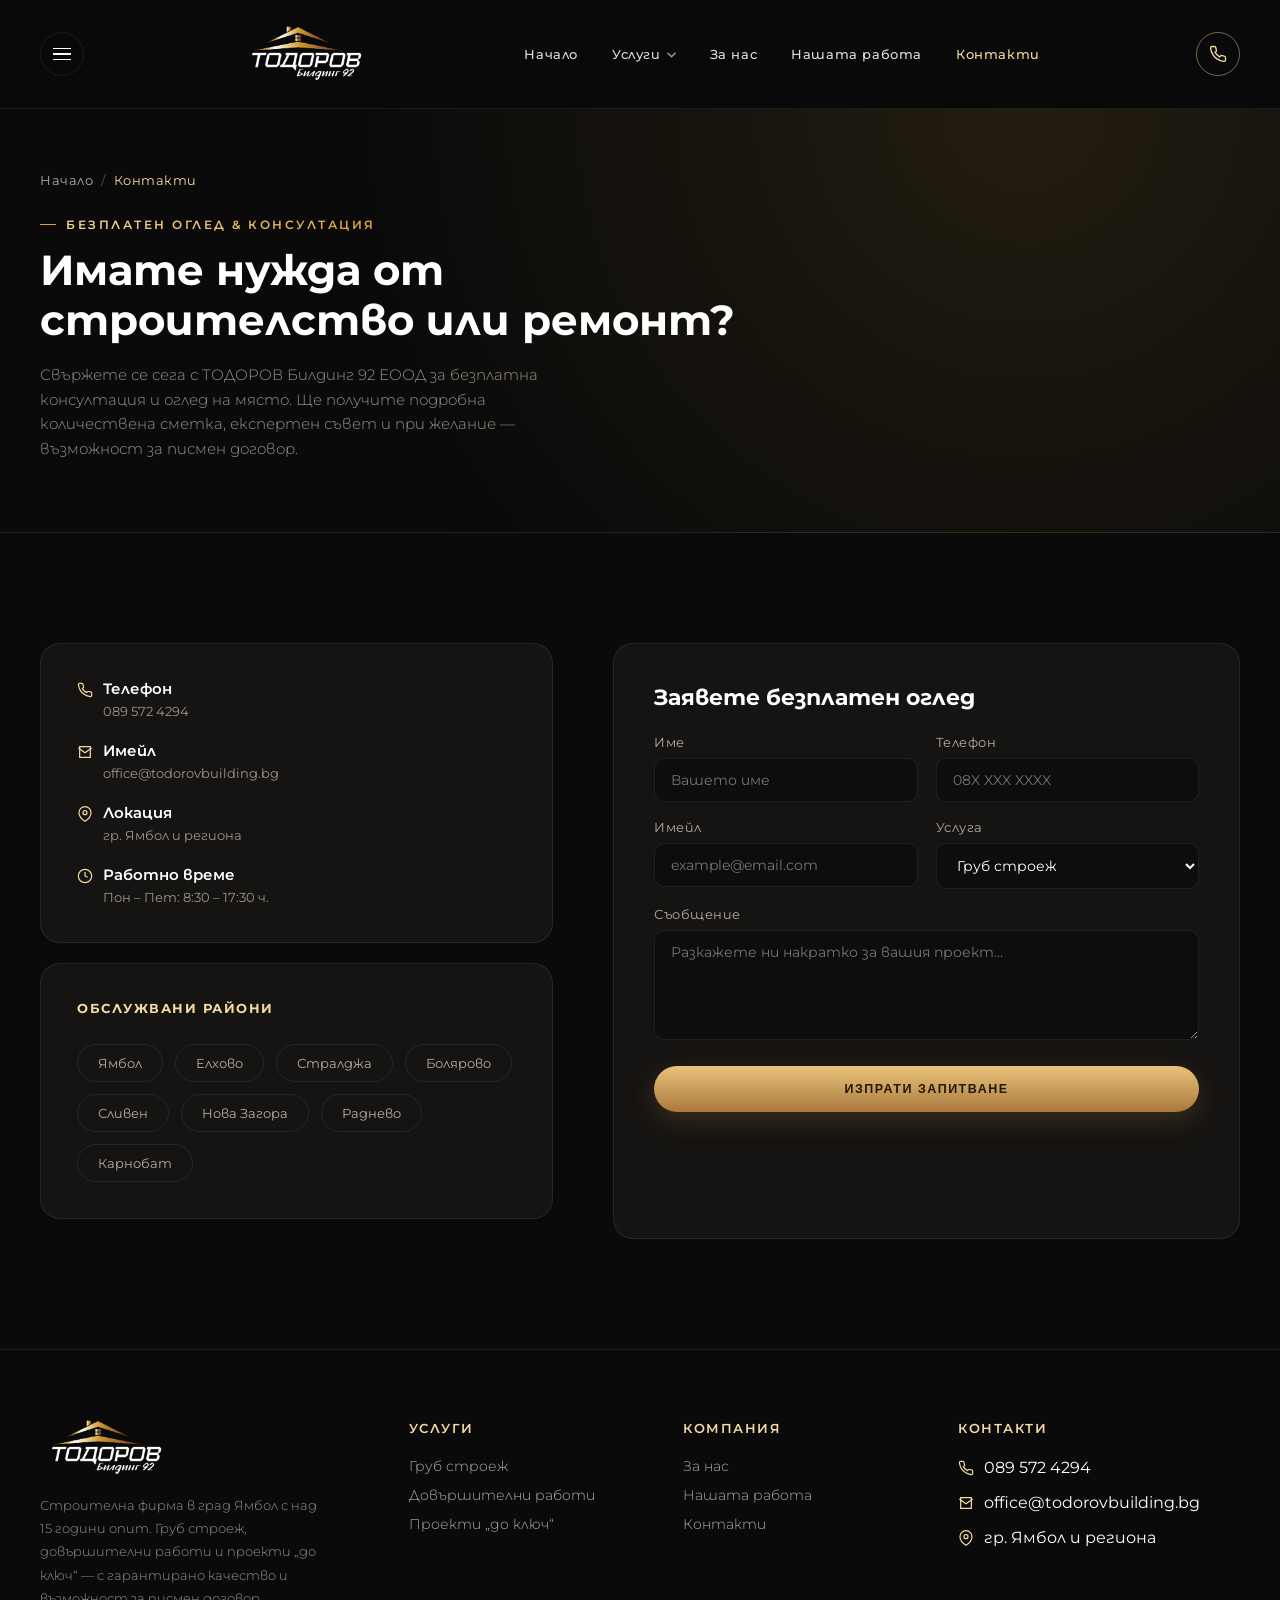
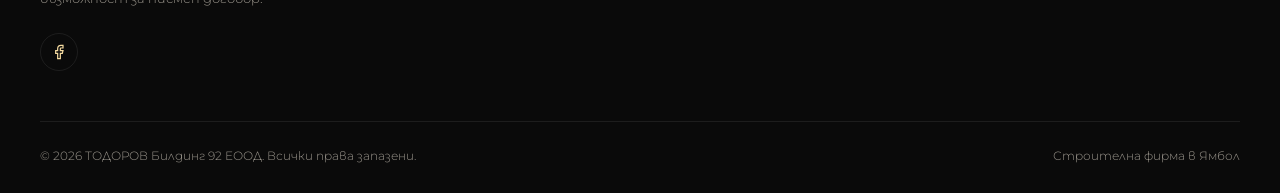
<file: contact.html>
<!DOCTYPE html>
<html lang="bg">
<head>
<meta charset="UTF-8">
<meta name="viewport" content="width=device-width, initial-scale=1.0">
<title data-edit="meta-title">Контакти – ТОДОРОВ Билдинг 92 ЕООД</title>
<meta name="description" content="Свържете се с ТОДОРОВ Билдинг 92 ЕООД за безплатен оглед и консултация. Телефон: 089 572 4294." data-edit="meta-description">
<link rel="preconnect" href="https://fonts.googleapis.com">
<link rel="preconnect" href="https://fonts.gstatic.com" crossorigin>
<link href="https://fonts.googleapis.com/css2?family=Montserrat:ital,wght@0,300;0,400;0,500;0,600;0,700;0,800;1,400;1,500&display=swap" rel="stylesheet">
<link rel="stylesheet" href="style.css">
</head>
<body>

<header class="site-header">
  <div class="container header-inner">
    <button class="hamburger mobile-only" aria-label="Меню">
      <span></span><span></span><span></span>
    </button>

    <a href="index.html" class="brand">
      <img src="assets/logo.png" alt="ТОДОРОВ Билдинг 92" class="brand-logo-img">
    </a>

    <ul class="main-nav">
      <li><a href="index.html">Начало</a></li>
      <li class="nav-item-has-dropdown">
        <a href="#">Услуги<svg class="caret" viewBox="0 0 10 6"><path d="M1 1l4 4 4-4"/></svg></a>
        <div class="nav-dropdown">
          <a href="service-rough-construction.html">Груб строеж</a>
          <a href="service-finishing-works.html">Довършителни работи</a>
          <a href="service-turnkey-projects.html">Проекти „до ключ“</a>
        </div>
      </li>
      <li><a href="about.html">За нас</a></li>
      <li><a href="gallery.html">Нашата работа</a></li>
      <li><a href="contact.html" class="active">Контакти</a></li>
    </ul>

    <div class="header-actions">
      <a href="tel:0895724294" class="btn-pill btn-outline header-call" data-global-link="phone">
        <svg viewBox="0 0 24 24" width="14" height="14" stroke="currentColor" fill="none" stroke-width="2"><path d="M22 16.92v3a2 2 0 0 1-2.18 2 19.79 19.79 0 0 1-8.63-3.07 19.5 19.5 0 0 1-6-6 19.79 19.79 0 0 1-3.07-8.67A2 2 0 0 1 4.11 2h3a2 2 0 0 1 2 1.72 12.84 12.84 0 0 0 .7 2.81 2 2 0 0 1-.45 2.11L8.09 9.91a16 16 0 0 0 6 6l1.27-1.27a2 2 0 0 1 2.11-.45 12.84 12.84 0 0 0 2.81.7A2 2 0 0 1 22 16.92z"/></svg>
        <span data-global="phone">089 572 4294</span>
      </a>
      <a href="tel:0895724294" class="call-icon-btn mobile-only" aria-label="Обадете се" data-global-link="phone">
        <svg viewBox="0 0 24 24"><path d="M22 16.92v3a2 2 0 0 1-2.18 2 19.79 19.79 0 0 1-8.63-3.07 19.5 19.5 0 0 1-6-6 19.79 19.79 0 0 1-3.07-8.67A2 2 0 0 1 4.11 2h3a2 2 0 0 1 2 1.72 12.84 12.84 0 0 0 .7 2.81 2 2 0 0 1-.45 2.11L8.09 9.91a16 16 0 0 0 6 6l1.27-1.27a2 2 0 0 1 2.11-.45 12.84 12.84 0 0 0 2.81.7A2 2 0 0 1 22 16.92z"/></svg>
      </a>
    </div>
  </div>
</header>

<div class="mobile-drawer">
  <div class="mobile-drawer-panel">
    <button class="mobile-drawer-close" aria-label="Затвори">✕</button>
    <a href="index.html">Начало</a>
    <a href="service-rough-construction.html" class="sub-link">— Груб строеж</a>
    <a href="service-finishing-works.html" class="sub-link">— Довършителни работи</a>
    <a href="service-turnkey-projects.html" class="sub-link">— Проекти „до ключ“</a>
    <a href="about.html">За нас</a>
    <a href="gallery.html">Нашата работа</a>
    <a href="contact.html">Контакти</a>
    <a href="tel:0895724294" class="btn-pill btn-gold" data-global-link="phone">Обадете се: <span data-global="phone">089 572 4294</span></a>
  </div>
</div>

<section class="page-hero">
  <div class="container">
    <div class="breadcrumb"><a href="index.html">Начало</a><span class="sep">/</span><span class="current">Контакти</span></div>
    <span class="eyebrow" data-edit="hero-eyebrow">Безплатен оглед &amp; консултация</span>
    <h1 data-edit="hero-title">Имате нужда от строителство или ремонт?</h1>
    <p data-edit="hero-desc">Свържете се сега с ТОДОРОВ Билдинг 92 ЕООД за безплатна консултация и оглед на място. Ще получите подробна количествена сметка, експертен съвет и при желание — възможност за писмен договор.</p>
  </div>
</section>

<section class="section-pad">
  <div class="container">
    <div class="contact-grid">
      <div>
        <div class="contact-info-card">
          <div class="footer-contact-item">
            <svg viewBox="0 0 24 24"><path d="M22 16.92v3a2 2 0 0 1-2.18 2 19.79 19.79 0 0 1-8.63-3.07 19.5 19.5 0 0 1-6-6 19.79 19.79 0 0 1-3.07-8.67A2 2 0 0 1 4.11 2h3a2 2 0 0 1 2 1.72 12.84 12.84 0 0 0 .7 2.81 2 2 0 0 1-.45 2.11L8.09 9.91a16 16 0 0 0 6 6l1.27-1.27a2 2 0 0 1 2.11-.45 12.84 12.84 0 0 0 2.81.7A2 2 0 0 1 22 16.92z"/></svg>
            <div><strong>Телефон</strong><span><a href="tel:0895724294" data-global-link="phone"><span data-global="phone">089 572 4294</span></a></span></div>
          </div>
          <div class="footer-contact-item">
            <svg viewBox="0 0 24 24"><path d="M4 4h16v16H4z"/><path d="M22 6l-10 7L2 6"/></svg>
            <div><strong>Имейл</strong><span><a href="mailto:office@todorovbuilding.bg" data-global-link="email"><span data-global="email">office@todorovbuilding.bg</span></a></span></div>
          </div>
          <div class="footer-contact-item">
            <svg viewBox="0 0 24 24"><path d="M21 10c0 7-9 13-9 13s-9-6-9-13a9 9 0 0118 0z"/><circle cx="12" cy="10" r="3"/></svg>
            <div><strong>Локация</strong><span data-global="address">гр. Ямбол и региона</span></div>
          </div>
          <div class="footer-contact-item">
            <svg viewBox="0 0 24 24"><circle cx="12" cy="12" r="10"/><path d="M12 6v6l4 2"/></svg>
            <div><strong>Работно време</strong><span data-edit="working-hours">Пон – Пет: 8:30 – 17:30 ч.</span></div>
          </div>
        </div>

        <div class="contact-info-card">
          <h4 style="font-size:13px; letter-spacing:1.5px; text-transform:uppercase; color:var(--gold-1); margin-bottom:18px;">Обслужвани райони</h4>
          <div class="location-chips" data-list="locations">
            <span class="location-chip" data-item><span data-field="name">Ямбол</span></span>
            <span class="location-chip" data-item><span data-field="name">Елхово</span></span>
            <span class="location-chip" data-item><span data-field="name">Стралджа</span></span>
            <span class="location-chip" data-item><span data-field="name">Болярово</span></span>
            <span class="location-chip" data-item><span data-field="name">Сливен</span></span>
            <span class="location-chip" data-item><span data-field="name">Нова Загора</span></span>
            <span class="location-chip" data-item><span data-field="name">Раднево</span></span>
            <span class="location-chip" data-item><span data-field="name">Карнобат</span></span>
          </div>
        </div>
      </div>

      <form class="contact-form">
        <h2 style="font-size:22px; margin-bottom:24px;" data-edit="form-title">Заявете безплатен оглед</h2>
        <div class="form-row">
          <div class="form-field">
            <label for="name">Име</label>
            <input type="text" id="name" name="name" placeholder="Вашето име" required>
          </div>
          <div class="form-field">
            <label for="phone">Телефон</label>
            <input type="tel" id="phone" name="phone" placeholder="08X XXX XXXX" required>
          </div>
        </div>
        <div class="form-row">
          <div class="form-field">
            <label for="email">Имейл</label>
            <input type="email" id="email" name="email" placeholder="example@email.com">
          </div>
          <div class="form-field">
            <label for="service">Услуга</label>
            <select id="service" name="service">
              <option>Груб строеж</option>
              <option>Довършителни работи</option>
              <option>Проект „до ключ“</option>
              <option>Друго</option>
            </select>
          </div>
        </div>
        <div class="form-field" style="margin-bottom:18px;">
          <label for="message">Съобщение</label>
          <textarea id="message" name="message" placeholder="Разкажете ни накратко за вашия проект..."></textarea>
        </div>
        <button type="submit" class="btn-pill btn-gold" data-edit="form-btn-text">Изпрати запитване</button>
      </form>
    </div>
  </div>
</section>

<footer class="site-footer">
  <div class="container">
    <div class="footer-grid">
      <div class="footer-brand">
        <a href="index.html" class="brand">
          <img src="assets/logo.png" alt="ТОДОРОВ Билдинг 92" class="brand-logo-img" loading="lazy" decoding="async">
        </a>
        <p data-edit="footer-about-text">Строителна фирма в град Ямбол с над 15 години опит. Груб строеж, довършителни работи и проекти „до ключ“ — с гарантирано качество и възможност за писмен договор.</p>
        <div class="footer-social">
          <a href="https://www.facebook.com/TodorovBuilding92?mibextid=wwXIfr" target="_blank" rel="noopener" aria-label="Facebook" data-global-link="facebook"><svg viewBox="0 0 24 24"><path d="M18 2h-3a5 5 0 0 0-5 5v3H7v4h3v8h4v-8h3l1-4h-4V7a1 1 0 0 1 1-1h3z"/></svg></a>
        </div>
      </div>
      <div class="footer-col">
        <h4>Услуги</h4>
        <ul>
          <li><a href="service-rough-construction.html">Груб строеж</a></li>
          <li><a href="service-finishing-works.html">Довършителни работи</a></li>
          <li><a href="service-turnkey-projects.html">Проекти „до ключ“</a></li>
        </ul>
      </div>
      <div class="footer-col">
        <h4>Компания</h4>
        <ul>
          <li><a href="about.html">За нас</a></li>
          <li><a href="gallery.html">Нашата работа</a></li>
          <li><a href="contact.html">Контакти</a></li>
        </ul>
      </div>
      <div class="footer-col">
        <h4>Контакти</h4>
        <div class="footer-contact-item"><svg viewBox="0 0 24 24"><path d="M22 16.92v3a2 2 0 0 1-2.18 2 19.79 19.79 0 0 1-8.63-3.07 19.5 19.5 0 0 1-6-6 19.79 19.79 0 0 1-3.07-8.67A2 2 0 0 1 4.11 2h3a2 2 0 0 1 2 1.72 12.84 12.84 0 0 0 .7 2.81 2 2 0 0 1-.45 2.11L8.09 9.91a16 16 0 0 0 6 6l1.27-1.27a2 2 0 0 1 2.11-.45 12.84 12.84 0 0 0 2.81.7A2 2 0 0 1 22 16.92z"/></svg><span data-global="phone">089 572 4294</span></div>
        <div class="footer-contact-item"><svg viewBox="0 0 24 24"><path d="M4 4h16v16H4z"/><path d="M22 6l-10 7L2 6"/></svg><span data-global="email">office@todorovbuilding.bg</span></div>
        <div class="footer-contact-item"><svg viewBox="0 0 24 24"><path d="M21 10c0 7-9 13-9 13s-9-6-9-13a9 9 0 0118 0z"/><circle cx="12" cy="10" r="3"/></svg><span data-global="address">гр. Ямбол и региона</span></div>
      </div>
    </div>
    <div class="footer-bottom">
      <span>© 2026 ТОДОРОВ Билдинг 92 ЕООД. Всички права запазени.</span>
      <span>Строителна фирма в Ямбол</span>
    </div>
  </div>
</footer>

<script src="script.js"></script>
</body>
</html>
</file>
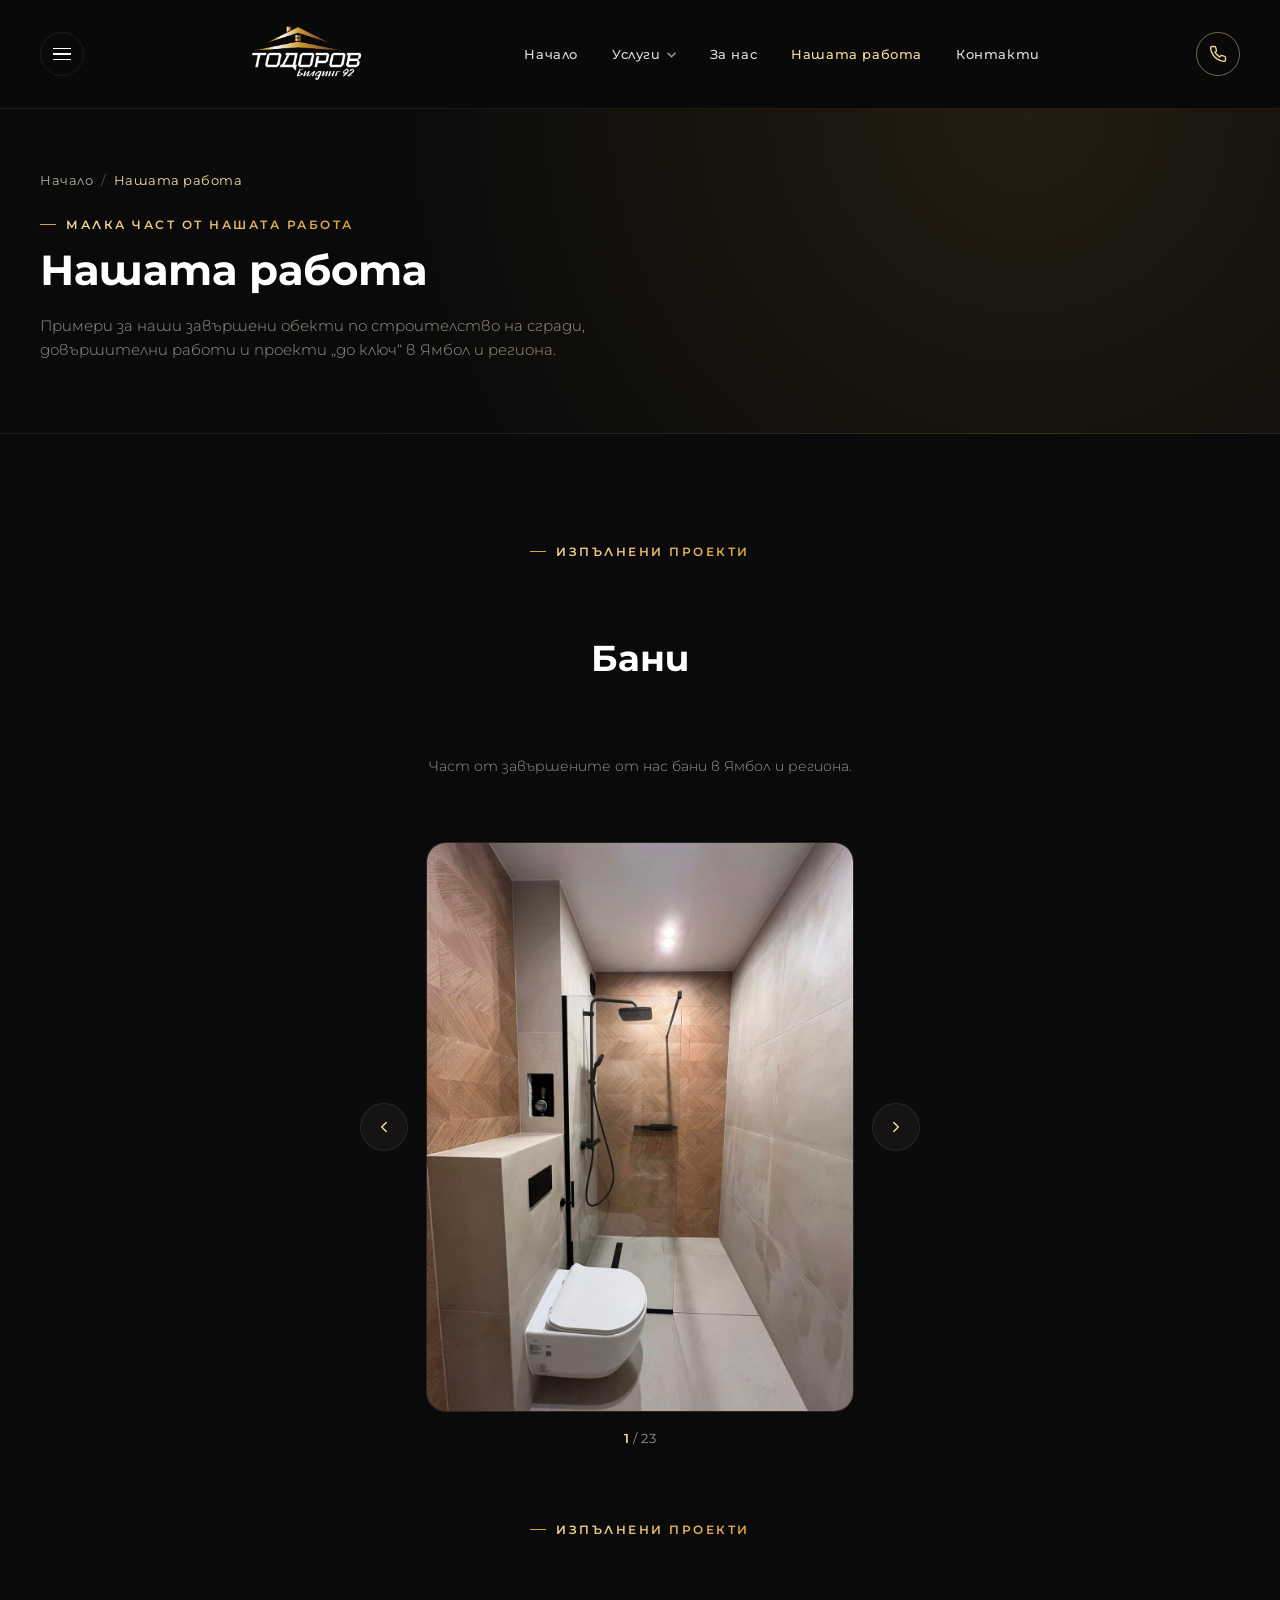
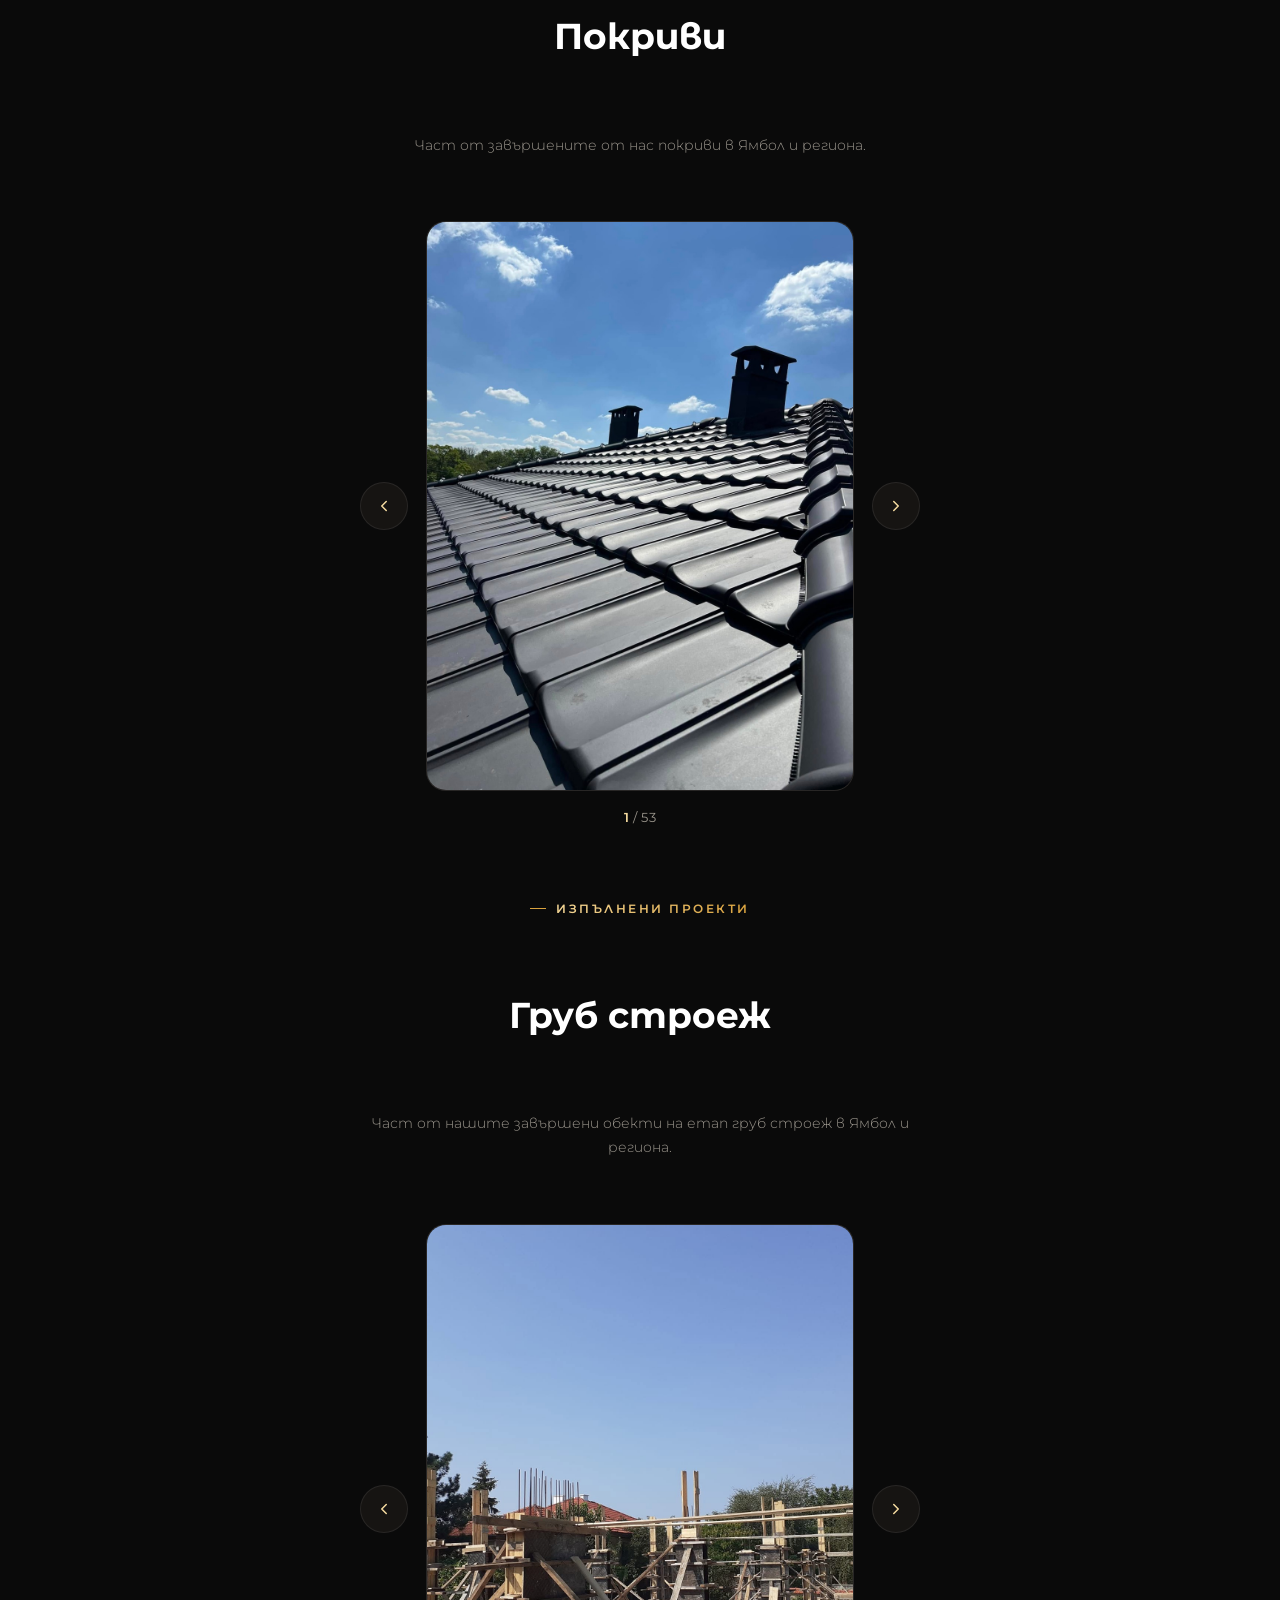
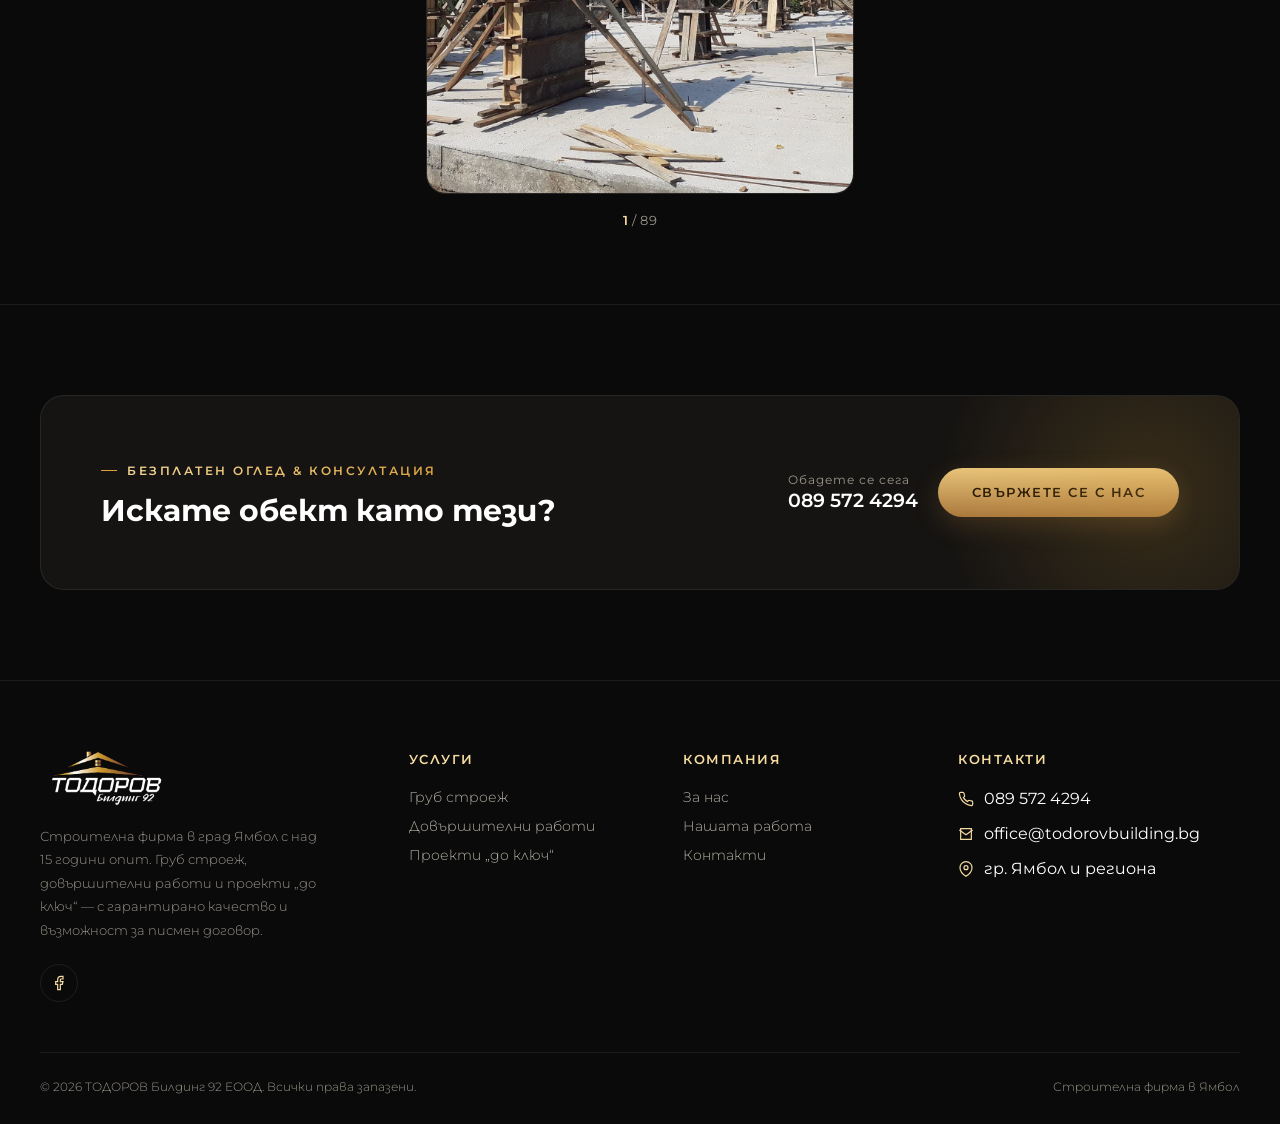
<file: gallery.html>
<!DOCTYPE html>
<html lang="bg">
<head>
<meta charset="UTF-8">
<meta name="viewport" content="width=device-width, initial-scale=1.0">
<title data-edit="meta-title">Нашата работа – ТОДОРОВ Билдинг 92 ЕООД</title>
<meta name="description" content="Нашата работа – снимки от обекти на ТОДОРОВ Билдинг 92 ЕООД – груб строеж, довършителни работи и проекти до ключ в Ямбол." data-edit="meta-description">
<link rel="preconnect" href="https://fonts.googleapis.com">
<link rel="preconnect" href="https://fonts.gstatic.com" crossorigin>
<link href="https://fonts.googleapis.com/css2?family=Montserrat:ital,wght@0,300;0,400;0,500;0,600;0,700;0,800;1,400;1,500&display=swap" rel="stylesheet">
<link rel="preload" as="image" href="assets/work-bathrooms/bath-01.jpg">
<link rel="stylesheet" href="style.css">
</head>
<body>

<header class="site-header">
  <div class="container header-inner">
    <button class="hamburger mobile-only" aria-label="Меню">
      <span></span><span></span><span></span>
    </button>

    <a href="index.html" class="brand">
      <img src="assets/logo.png" alt="ТОДОРОВ Билдинг 92" class="brand-logo-img">
    </a>

    <ul class="main-nav">
      <li><a href="index.html">Начало</a></li>
      <li class="nav-item-has-dropdown">
        <a href="#">Услуги<svg class="caret" viewBox="0 0 10 6"><path d="M1 1l4 4 4-4"/></svg></a>
        <div class="nav-dropdown">
          <a href="service-rough-construction.html">Груб строеж</a>
          <a href="service-finishing-works.html">Довършителни работи</a>
          <a href="service-turnkey-projects.html">Проекти „до ключ“</a>
        </div>
      </li>
      <li><a href="about.html">За нас</a></li>
      <li><a href="gallery.html" class="active">Нашата работа</a></li>
      <li><a href="contact.html">Контакти</a></li>
    </ul>

    <div class="header-actions">
      <a href="tel:0895724294" class="btn-pill btn-outline header-call" data-global-link="phone">
        <svg viewBox="0 0 24 24" width="14" height="14" stroke="currentColor" fill="none" stroke-width="2"><path d="M22 16.92v3a2 2 0 0 1-2.18 2 19.79 19.79 0 0 1-8.63-3.07 19.5 19.5 0 0 1-6-6 19.79 19.79 0 0 1-3.07-8.67A2 2 0 0 1 4.11 2h3a2 2 0 0 1 2 1.72 12.84 12.84 0 0 0 .7 2.81 2 2 0 0 1-.45 2.11L8.09 9.91a16 16 0 0 0 6 6l1.27-1.27a2 2 0 0 1 2.11-.45 12.84 12.84 0 0 0 .7 2.81 2 2 0 0 1-2.18 2h3z" style="display:none;"/><path d="M22 16.92v3a2 2 0 0 1-2.18 2 19.79 19.79 0 0 1-8.63-3.07 19.5 19.5 0 0 1-6-6 19.79 19.79 0 0 1-3.07-8.67A2 2 0 0 1 4.11 2h3a2 2 0 0 1 2 1.72 12.84 12.84 0 0 0 .7 2.81 2 2 0 0 1-.45 2.11L8.09 9.91a16 16 0 0 0 6 6l1.27-1.27a2 2 0 0 1 2.11-.45 12.84 12.84 0 0 0 2.81.7A2 2 0 0 1 22 16.92z"/></svg>
        <span data-global="phone">089 572 4294</span>
      </a>
      <a href="tel:0895724294" class="call-icon-btn mobile-only" aria-label="Обадете се" data-global-link="phone">
        <svg viewBox="0 0 24 24"><path d="M22 16.92v3a2 2 0 0 1-2.18 2 19.79 19.79 0 0 1-8.63-3.07 19.5 19.5 0 0 1-6-6 19.79 19.79 0 0 1-3.07-8.67A2 2 0 0 1 4.11 2h3a2 2 0 0 1 2 1.72 12.84 12.84 0 0 0 .7 2.81 2 2 0 0 1-.45 2.11L8.09 9.91a16 16 0 0 0 6 6l1.27-1.27a2 2 0 0 1 2.11-.45 12.84 12.84 0 0 0 2.81.7A2 2 0 0 1 22 16.92z"/></svg>
      </a>
    </div>
  </div>
</header>

<div class="mobile-drawer">
  <div class="mobile-drawer-panel">
    <button class="mobile-drawer-close" aria-label="Затвори">✕</button>
    <a href="index.html">Начало</a>
    <a href="service-rough-construction.html" class="sub-link">— Груб строеж</a>
    <a href="service-finishing-works.html" class="sub-link">— Довършителни работи</a>
    <a href="service-turnkey-projects.html" class="sub-link">— Проекти „до ключ“</a>
    <a href="about.html">За нас</a>
    <a href="gallery.html">Нашата работа</a>
    <a href="contact.html">Контакти</a>
    <a href="tel:0895724294" class="btn-pill btn-gold" data-global-link="phone">Обадете се: <span data-global="phone">089 572 4294</span></a>
  </div>
</div>

<section class="page-hero">
  <div class="container">
    <div class="breadcrumb"><a href="index.html">Начало</a><span class="sep">/</span><span class="current">Нашата работа</span></div>
    <span class="eyebrow" data-edit="hero-eyebrow">Малка част от нашата работа</span>
    <h1 data-edit="hero-title">Нашата работа</h1>
    <p data-edit="hero-desc">Примери за наши завършени обекти по строителство на сгради, довършителни работи и проекти „до ключ“ в Ямбол и региона.</p>
  </div>
</section>

<section class="section-pad work-slider-section">
  <div class="container">
    <div class="section-head center">
      <span class="eyebrow">Изпълнени проекти</span>
      <h2>Бани</h2>
      <p class="section-desc">Част от завършените от нас бани в Ямбол и региона.</p>
    </div>

    <div class="work-slider" data-slider>
      <button class="slider-arrow prev" type="button" aria-label="Предишна снимка">
        <svg viewBox="0 0 24 24"><path d="M15 18l-6-6 6-6"/></svg>
      </button>
      <div class="slider-viewport">
        <div class="slider-track">
          <div class="slider-slide"><img src="assets/work-bathrooms/bath-01.jpg" alt="Изпълнена баня 1" fetchpriority="high" decoding="sync"></div>
          <div class="slider-slide"><img src="assets/work-bathrooms/bath-02.jpg" alt="Изпълнена баня 2" loading="lazy" decoding="async"></div>
          <div class="slider-slide"><img src="assets/work-bathrooms/bath-03.jpg" alt="Изпълнена баня 3" loading="lazy" decoding="async"></div>
          <div class="slider-slide"><img src="assets/work-bathrooms/bath-04.jpg" alt="Изпълнена баня 4" loading="lazy" decoding="async"></div>
          <div class="slider-slide"><img src="assets/work-bathrooms/bath-05.jpg" alt="Изпълнена баня 5" loading="lazy" decoding="async"></div>
          <div class="slider-slide"><img src="assets/work-bathrooms/bath-06.jpg" alt="Изпълнена баня 6" loading="lazy" decoding="async"></div>
          <div class="slider-slide"><img src="assets/work-bathrooms/bath-07.jpg" alt="Изпълнена баня 7" loading="lazy" decoding="async"></div>
          <div class="slider-slide"><img src="assets/work-bathrooms/bath-08.jpg" alt="Изпълнена баня 8" loading="lazy" decoding="async"></div>
          <div class="slider-slide"><img src="assets/work-bathrooms/bath-09.jpg" alt="Изпълнена баня 9" loading="lazy" decoding="async"></div>
          <div class="slider-slide"><img src="assets/work-bathrooms/bath-10.jpg" alt="Изпълнена баня 10" loading="lazy" decoding="async"></div>
          <div class="slider-slide"><img src="assets/work-bathrooms/bath-11.jpg" alt="Изпълнена баня 11" loading="lazy" decoding="async"></div>
          <div class="slider-slide"><img src="assets/work-bathrooms/bath-12.jpg" alt="Изпълнена баня 12" loading="lazy" decoding="async"></div>
          <div class="slider-slide"><img src="assets/work-bathrooms/bath-13.jpg" alt="Изпълнена баня 13" loading="lazy" decoding="async"></div>
          <div class="slider-slide"><img src="assets/work-bathrooms/bath-14.jpg" alt="Изпълнена баня 14" loading="lazy" decoding="async"></div>
          <div class="slider-slide"><img src="assets/work-bathrooms/bath-15.jpg" alt="Изпълнена баня 15" loading="lazy" decoding="async"></div>
          <div class="slider-slide"><img src="assets/work-bathrooms/bath-16.jpg" alt="Изпълнена баня 16" loading="lazy" decoding="async"></div>
          <div class="slider-slide"><img src="assets/work-bathrooms/bath-17.jpg" alt="Изпълнена баня 17" loading="lazy" decoding="async"></div>
          <div class="slider-slide"><img src="assets/work-bathrooms/bath-18.jpg" alt="Изпълнена баня 18" loading="lazy" decoding="async"></div>
          <div class="slider-slide"><img src="assets/work-bathrooms/bath-19.jpg" alt="Изпълнена баня 19" loading="lazy" decoding="async"></div>
          <div class="slider-slide"><img src="assets/work-bathrooms/bath-20.jpg" alt="Изпълнена баня 20" loading="lazy" decoding="async"></div>
          <div class="slider-slide"><img src="assets/work-bathrooms/bath-21.jpg" alt="Изпълнена баня 21" loading="lazy" decoding="async"></div>
          <div class="slider-slide"><img src="assets/work-bathrooms/bath-22.jpg" alt="Изпълнена баня 22" loading="lazy" decoding="async"></div>
          <div class="slider-slide"><img src="assets/work-bathrooms/bath-23.jpg" alt="Изпълнена баня 23" loading="lazy" decoding="async"></div>
        </div>
      </div>
      <button class="slider-arrow next" type="button" aria-label="Следваща снимка">
        <svg viewBox="0 0 24 24"><path d="M9 18l6-6-6-6"/></svg>
      </button>
      <div class="slider-counter"><span class="current">1</span> / <span class="total">23</span></div>
    </div>
  </div>
</section>

<section class="section-pad work-slider-section">
  <div class="container">
    <div class="section-head center">
      <span class="eyebrow">Изпълнени проекти</span>
      <h2>Покриви</h2>
      <p class="section-desc">Част от завършените от нас покриви в Ямбол и региона.</p>
    </div>

    <div class="work-slider" data-slider>
      <button class="slider-arrow prev" type="button" aria-label="Предишна снимка">
        <svg viewBox="0 0 24 24"><path d="M15 18l-6-6 6-6"/></svg>
      </button>
      <div class="slider-viewport">
        <div class="slider-track">
          <div class="slider-slide"><img src="assets/work-roofs/roof-01.jpg" alt="Изпълнен покрив 1" fetchpriority="high" decoding="sync"></div>
          <div class="slider-slide"><img src="assets/work-roofs/roof-02.jpg" alt="Изпълнен покрив 2" loading="lazy" decoding="async"></div>
          <div class="slider-slide"><img src="assets/work-roofs/roof-03.jpg" alt="Изпълнен покрив 3" loading="lazy" decoding="async"></div>
          <div class="slider-slide"><img src="assets/work-roofs/roof-04.jpg" alt="Изпълнен покрив 4" loading="lazy" decoding="async"></div>
          <div class="slider-slide"><img src="assets/work-roofs/roof-05.jpg" alt="Изпълнен покрив 5" loading="lazy" decoding="async"></div>
          <div class="slider-slide"><img src="assets/work-roofs/roof-06.jpg" alt="Изпълнен покрив 6" loading="lazy" decoding="async"></div>
          <div class="slider-slide"><img src="assets/work-roofs/roof-07.jpg" alt="Изпълнен покрив 7" loading="lazy" decoding="async"></div>
          <div class="slider-slide"><img src="assets/work-roofs/roof-08.jpg" alt="Изпълнен покрив 8" loading="lazy" decoding="async"></div>
          <div class="slider-slide"><img src="assets/work-roofs/roof-09.jpg" alt="Изпълнен покрив 9" loading="lazy" decoding="async"></div>
          <div class="slider-slide"><img src="assets/work-roofs/roof-10.jpg" alt="Изпълнен покрив 10" loading="lazy" decoding="async"></div>
          <div class="slider-slide"><img src="assets/work-roofs/roof-11.jpg" alt="Изпълнен покрив 11" loading="lazy" decoding="async"></div>
          <div class="slider-slide"><img src="assets/work-roofs/roof-12.jpg" alt="Изпълнен покрив 12" loading="lazy" decoding="async"></div>
          <div class="slider-slide"><img src="assets/work-roofs/roof-13.jpg" alt="Изпълнен покрив 13" loading="lazy" decoding="async"></div>
          <div class="slider-slide"><img src="assets/work-roofs/roof-14.jpg" alt="Изпълнен покрив 14" loading="lazy" decoding="async"></div>
          <div class="slider-slide"><img src="assets/work-roofs/roof-15.jpg" alt="Изпълнен покрив 15" loading="lazy" decoding="async"></div>
          <div class="slider-slide"><img src="assets/work-roofs/roof-16.jpg" alt="Изпълнен покрив 16" loading="lazy" decoding="async"></div>
          <div class="slider-slide"><img src="assets/work-roofs/roof-17.jpg" alt="Изпълнен покрив 17" loading="lazy" decoding="async"></div>
          <div class="slider-slide"><img src="assets/work-roofs/roof-18.jpg" alt="Изпълнен покрив 18" loading="lazy" decoding="async"></div>
          <div class="slider-slide"><img src="assets/work-roofs/roof-19.jpg" alt="Изпълнен покрив 19" loading="lazy" decoding="async"></div>
          <div class="slider-slide"><img src="assets/work-roofs/roof-20.jpg" alt="Изпълнен покрив 20" loading="lazy" decoding="async"></div>
          <div class="slider-slide"><img src="assets/work-roofs/roof-21.jpg" alt="Изпълнен покрив 21" loading="lazy" decoding="async"></div>
          <div class="slider-slide"><img src="assets/work-roofs/roof-22.jpg" alt="Изпълнен покрив 22" loading="lazy" decoding="async"></div>
          <div class="slider-slide"><img src="assets/work-roofs/roof-23.jpg" alt="Изпълнен покрив 23" loading="lazy" decoding="async"></div>
          <div class="slider-slide"><img src="assets/work-roofs/roof-24.jpg" alt="Изпълнен покрив 24" loading="lazy" decoding="async"></div>
          <div class="slider-slide"><img src="assets/work-roofs/roof-25.jpg" alt="Изпълнен покрив 25" loading="lazy" decoding="async"></div>
          <div class="slider-slide"><img src="assets/work-roofs/roof-26.jpg" alt="Изпълнен покрив 26" loading="lazy" decoding="async"></div>
          <div class="slider-slide"><img src="assets/work-roofs/roof-27.jpg" alt="Изпълнен покрив 27" loading="lazy" decoding="async"></div>
          <div class="slider-slide"><img src="assets/work-roofs/roof-28.jpg" alt="Изпълнен покрив 28" loading="lazy" decoding="async"></div>
          <div class="slider-slide"><img src="assets/work-roofs/roof-29.jpg" alt="Изпълнен покрив 29" loading="lazy" decoding="async"></div>
          <div class="slider-slide"><img src="assets/work-roofs/roof-30.jpg" alt="Изпълнен покрив 30" loading="lazy" decoding="async"></div>
          <div class="slider-slide"><img src="assets/work-roofs/roof-31.jpg" alt="Изпълнен покрив 31" loading="lazy" decoding="async"></div>
          <div class="slider-slide"><img src="assets/work-roofs/roof-32.jpg" alt="Изпълнен покрив 32" loading="lazy" decoding="async"></div>
          <div class="slider-slide"><img src="assets/work-roofs/roof-33.jpg" alt="Изпълнен покрив 33" loading="lazy" decoding="async"></div>
          <div class="slider-slide"><img src="assets/work-roofs/roof-34.jpg" alt="Изпълнен покрив 34" loading="lazy" decoding="async"></div>
          <div class="slider-slide"><img src="assets/work-roofs/roof-35.jpg" alt="Изпълнен покрив 35" loading="lazy" decoding="async"></div>
          <div class="slider-slide"><img src="assets/work-roofs/roof-36.jpg" alt="Изпълнен покрив 36" loading="lazy" decoding="async"></div>
          <div class="slider-slide"><img src="assets/work-roofs/roof-37.jpg" alt="Изпълнен покрив 37" loading="lazy" decoding="async"></div>
          <div class="slider-slide"><img src="assets/work-roofs/roof-38.jpg" alt="Изпълнен покрив 38" loading="lazy" decoding="async"></div>
          <div class="slider-slide"><img src="assets/work-roofs/roof-39.jpg" alt="Изпълнен покрив 39" loading="lazy" decoding="async"></div>
          <div class="slider-slide"><img src="assets/work-roofs/roof-40.jpg" alt="Изпълнен покрив 40" loading="lazy" decoding="async"></div>
          <div class="slider-slide"><img src="assets/work-roofs/roof-41.jpg" alt="Изпълнен покрив 41" loading="lazy" decoding="async"></div>
          <div class="slider-slide"><img src="assets/work-roofs/roof-42.jpg" alt="Изпълнен покрив 42" loading="lazy" decoding="async"></div>
          <div class="slider-slide"><img src="assets/work-roofs/roof-43.jpg" alt="Изпълнен покрив 43" loading="lazy" decoding="async"></div>
          <div class="slider-slide"><img src="assets/work-roofs/roof-44.jpg" alt="Изпълнен покрив 44" loading="lazy" decoding="async"></div>
          <div class="slider-slide"><img src="assets/work-roofs/roof-45.jpg" alt="Изпълнен покрив 45" loading="lazy" decoding="async"></div>
          <div class="slider-slide"><img src="assets/work-roofs/roof-46.jpg" alt="Изпълнен покрив 46" loading="lazy" decoding="async"></div>
          <div class="slider-slide"><img src="assets/work-roofs/roof-47.jpg" alt="Изпълнен покрив 47" loading="lazy" decoding="async"></div>
          <div class="slider-slide"><img src="assets/work-roofs/roof-48.jpg" alt="Изпълнен покрив 48" loading="lazy" decoding="async"></div>
          <div class="slider-slide"><img src="assets/work-roofs/roof-49.jpg" alt="Изпълнен покрив 49" loading="lazy" decoding="async"></div>
          <div class="slider-slide"><img src="assets/work-roofs/roof-50.jpg" alt="Изпълнен покрив 50" loading="lazy" decoding="async"></div>
          <div class="slider-slide"><img src="assets/work-roofs/roof-51.jpg" alt="Изпълнен покрив 51" loading="lazy" decoding="async"></div>
          <div class="slider-slide"><img src="assets/work-roofs/roof-52.jpg" alt="Изпълнен покрив 52" loading="lazy" decoding="async"></div>
          <div class="slider-slide"><img src="assets/work-roofs/roof-53.jpg" alt="Изпълнен покрив 53" loading="lazy" decoding="async"></div>
        </div>
      </div>
      <button class="slider-arrow next" type="button" aria-label="Следваща снимка">
        <svg viewBox="0 0 24 24"><path d="M9 18l6-6-6-6"/></svg>
      </button>
      <div class="slider-counter"><span class="current">1</span> / <span class="total">53</span></div>
    </div>
  </div>
</section>

<section class="section-pad work-slider-section">
  <div class="container">
    <div class="section-head center">
      <span class="eyebrow">Изпълнени проекти</span>
      <h2>Груб строеж</h2>
      <p class="section-desc">Част от нашите завършени обекти на етап груб строеж в Ямбол и региона.</p>
    </div>

    <div class="work-slider" data-slider>
      <button class="slider-arrow prev" type="button" aria-label="Предишна снимка">
        <svg viewBox="0 0 24 24"><path d="M15 18l-6-6 6-6"/></svg>
      </button>
      <div class="slider-viewport">
        <div class="slider-track">
          <div class="slider-slide"><img src="assets/work-rough/rough-01.jpg" alt="Груб строеж 1" fetchpriority="high" decoding="sync"></div>
          <div class="slider-slide"><img src="assets/work-rough/rough-02.jpg" alt="Груб строеж 2" loading="lazy" decoding="async"></div>
          <div class="slider-slide"><img src="assets/work-rough/rough-03.jpg" alt="Груб строеж 3" loading="lazy" decoding="async"></div>
          <div class="slider-slide"><img src="assets/work-rough/rough-04.jpg" alt="Груб строеж 4" loading="lazy" decoding="async"></div>
          <div class="slider-slide"><img src="assets/work-rough/rough-05.jpg" alt="Груб строеж 5" loading="lazy" decoding="async"></div>
          <div class="slider-slide"><img src="assets/work-rough/rough-06.jpg" alt="Груб строеж 6" loading="lazy" decoding="async"></div>
          <div class="slider-slide"><img src="assets/work-rough/rough-07.jpg" alt="Груб строеж 7" loading="lazy" decoding="async"></div>
          <div class="slider-slide"><img src="assets/work-rough/rough-08.jpg" alt="Груб строеж 8" loading="lazy" decoding="async"></div>
          <div class="slider-slide"><img src="assets/work-rough/rough-09.jpg" alt="Груб строеж 9" loading="lazy" decoding="async"></div>
          <div class="slider-slide"><img src="assets/work-rough/rough-10.jpg" alt="Груб строеж 10" loading="lazy" decoding="async"></div>
          <div class="slider-slide"><img src="assets/work-rough/rough-11.jpg" alt="Груб строеж 11" loading="lazy" decoding="async"></div>
          <div class="slider-slide"><img src="assets/work-rough/rough-12.jpg" alt="Груб строеж 12" loading="lazy" decoding="async"></div>
          <div class="slider-slide"><img src="assets/work-rough/rough-13.jpg" alt="Груб строеж 13" loading="lazy" decoding="async"></div>
          <div class="slider-slide"><img src="assets/work-rough/rough-14.jpg" alt="Груб строеж 14" loading="lazy" decoding="async"></div>
          <div class="slider-slide"><img src="assets/work-rough/rough-15.jpg" alt="Груб строеж 15" loading="lazy" decoding="async"></div>
          <div class="slider-slide"><img src="assets/work-rough/rough-16.jpg" alt="Груб строеж 16" loading="lazy" decoding="async"></div>
          <div class="slider-slide"><img src="assets/work-rough/rough-17.jpg" alt="Груб строеж 17" loading="lazy" decoding="async"></div>
          <div class="slider-slide"><img src="assets/work-rough/rough-18.jpg" alt="Груб строеж 18" loading="lazy" decoding="async"></div>
          <div class="slider-slide"><img src="assets/work-rough/rough-19.jpg" alt="Груб строеж 19" loading="lazy" decoding="async"></div>
          <div class="slider-slide"><img src="assets/work-rough/rough-20.jpg" alt="Груб строеж 20" loading="lazy" decoding="async"></div>
          <div class="slider-slide"><img src="assets/work-rough/rough-21.jpg" alt="Груб строеж 21" loading="lazy" decoding="async"></div>
          <div class="slider-slide"><img src="assets/work-rough/rough-22.jpg" alt="Груб строеж 22" loading="lazy" decoding="async"></div>
          <div class="slider-slide"><img src="assets/work-rough/rough-23.jpg" alt="Груб строеж 23" loading="lazy" decoding="async"></div>
          <div class="slider-slide"><img src="assets/work-rough/rough-24.jpg" alt="Груб строеж 24" loading="lazy" decoding="async"></div>
          <div class="slider-slide"><img src="assets/work-rough/rough-25.jpg" alt="Груб строеж 25" loading="lazy" decoding="async"></div>
          <div class="slider-slide"><img src="assets/work-rough/rough-26.jpg" alt="Груб строеж 26" loading="lazy" decoding="async"></div>
          <div class="slider-slide"><img src="assets/work-rough/rough-27.jpg" alt="Груб строеж 27" loading="lazy" decoding="async"></div>
          <div class="slider-slide"><img src="assets/work-rough/rough-28.jpg" alt="Груб строеж 28" loading="lazy" decoding="async"></div>
          <div class="slider-slide"><img src="assets/work-rough/rough-29.jpg" alt="Груб строеж 29" loading="lazy" decoding="async"></div>
          <div class="slider-slide"><img src="assets/work-rough/rough-30.jpg" alt="Груб строеж 30" loading="lazy" decoding="async"></div>
          <div class="slider-slide"><img src="assets/work-rough/rough-31.jpg" alt="Груб строеж 31" loading="lazy" decoding="async"></div>
          <div class="slider-slide"><img src="assets/work-rough/rough-32.jpg" alt="Груб строеж 32" loading="lazy" decoding="async"></div>
          <div class="slider-slide"><img src="assets/work-rough/rough-33.jpg" alt="Груб строеж 33" loading="lazy" decoding="async"></div>
          <div class="slider-slide"><img src="assets/work-rough/rough-34.jpg" alt="Груб строеж 34" loading="lazy" decoding="async"></div>
          <div class="slider-slide"><img src="assets/work-rough/rough-35.jpg" alt="Груб строеж 35" loading="lazy" decoding="async"></div>
          <div class="slider-slide"><img src="assets/work-rough/rough-36.jpg" alt="Груб строеж 36" loading="lazy" decoding="async"></div>
          <div class="slider-slide"><img src="assets/work-rough/rough-37.jpg" alt="Груб строеж 37" loading="lazy" decoding="async"></div>
          <div class="slider-slide"><img src="assets/work-rough/rough-38.jpg" alt="Груб строеж 38" loading="lazy" decoding="async"></div>
          <div class="slider-slide"><img src="assets/work-rough/rough-39.jpg" alt="Груб строеж 39" loading="lazy" decoding="async"></div>
          <div class="slider-slide"><img src="assets/work-rough/rough-40.jpg" alt="Груб строеж 40" loading="lazy" decoding="async"></div>
          <div class="slider-slide"><img src="assets/work-rough/rough-41.jpg" alt="Груб строеж 41" loading="lazy" decoding="async"></div>
          <div class="slider-slide"><img src="assets/work-rough/rough-42.jpg" alt="Груб строеж 42" loading="lazy" decoding="async"></div>
          <div class="slider-slide"><img src="assets/work-rough/rough-43.jpg" alt="Груб строеж 43" loading="lazy" decoding="async"></div>
          <div class="slider-slide"><img src="assets/work-rough/rough-44.jpg" alt="Груб строеж 44" loading="lazy" decoding="async"></div>
          <div class="slider-slide"><img src="assets/work-rough/rough-45.jpg" alt="Груб строеж 45" loading="lazy" decoding="async"></div>
          <div class="slider-slide"><img src="assets/work-rough/rough-46.jpg" alt="Груб строеж 46" loading="lazy" decoding="async"></div>
          <div class="slider-slide"><img src="assets/work-rough/rough-47.jpg" alt="Груб строеж 47" loading="lazy" decoding="async"></div>
          <div class="slider-slide"><img src="assets/work-rough/rough-48.jpg" alt="Груб строеж 48" loading="lazy" decoding="async"></div>
          <div class="slider-slide"><img src="assets/work-rough/rough-49.jpg" alt="Груб строеж 49" loading="lazy" decoding="async"></div>
          <div class="slider-slide"><img src="assets/work-rough/rough-50.jpg" alt="Груб строеж 50" loading="lazy" decoding="async"></div>
          <div class="slider-slide"><img src="assets/work-rough/rough-51.jpg" alt="Груб строеж 51" loading="lazy" decoding="async"></div>
          <div class="slider-slide"><img src="assets/work-rough/rough-52.jpg" alt="Груб строеж 52" loading="lazy" decoding="async"></div>
          <div class="slider-slide"><img src="assets/work-rough/rough-53.jpg" alt="Груб строеж 53" loading="lazy" decoding="async"></div>
          <div class="slider-slide"><img src="assets/work-rough/rough-54.jpg" alt="Груб строеж 54" loading="lazy" decoding="async"></div>
          <div class="slider-slide"><img src="assets/work-rough/rough-55.jpg" alt="Груб строеж 55" loading="lazy" decoding="async"></div>
          <div class="slider-slide"><img src="assets/work-rough/rough-56.jpg" alt="Груб строеж 56" loading="lazy" decoding="async"></div>
          <div class="slider-slide"><img src="assets/work-rough/rough-57.jpg" alt="Груб строеж 57" loading="lazy" decoding="async"></div>
          <div class="slider-slide"><img src="assets/work-rough/rough-58.jpg" alt="Груб строеж 58" loading="lazy" decoding="async"></div>
          <div class="slider-slide"><img src="assets/work-rough/rough-59.jpg" alt="Груб строеж 59" loading="lazy" decoding="async"></div>
          <div class="slider-slide"><img src="assets/work-rough/rough-60.jpg" alt="Груб строеж 60" loading="lazy" decoding="async"></div>
          <div class="slider-slide"><img src="assets/work-rough/rough-61.jpg" alt="Груб строеж 61" loading="lazy" decoding="async"></div>
          <div class="slider-slide"><img src="assets/work-rough/rough-62.jpg" alt="Груб строеж 62" loading="lazy" decoding="async"></div>
          <div class="slider-slide"><img src="assets/work-rough/rough-63.jpg" alt="Груб строеж 63" loading="lazy" decoding="async"></div>
          <div class="slider-slide"><img src="assets/work-rough/rough-64.jpg" alt="Груб строеж 64" loading="lazy" decoding="async"></div>
          <div class="slider-slide"><img src="assets/work-rough/rough-65.jpg" alt="Груб строеж 65" loading="lazy" decoding="async"></div>
          <div class="slider-slide"><img src="assets/work-rough/rough-66.jpg" alt="Груб строеж 66" loading="lazy" decoding="async"></div>
          <div class="slider-slide"><img src="assets/work-rough/rough-67.jpg" alt="Груб строеж 67" loading="lazy" decoding="async"></div>
          <div class="slider-slide"><img src="assets/work-rough/rough-68.jpg" alt="Груб строеж 68" loading="lazy" decoding="async"></div>
          <div class="slider-slide"><img src="assets/work-rough/rough-69.jpg" alt="Груб строеж 69" loading="lazy" decoding="async"></div>
          <div class="slider-slide"><img src="assets/work-rough/rough-70.jpg" alt="Груб строеж 70" loading="lazy" decoding="async"></div>
          <div class="slider-slide"><img src="assets/work-rough/rough-71.jpg" alt="Груб строеж 71" loading="lazy" decoding="async"></div>
          <div class="slider-slide"><img src="assets/work-rough/rough-72.jpg" alt="Груб строеж 72" loading="lazy" decoding="async"></div>
          <div class="slider-slide"><img src="assets/work-rough/rough-73.jpg" alt="Груб строеж 73" loading="lazy" decoding="async"></div>
          <div class="slider-slide"><img src="assets/work-rough/rough-74.jpg" alt="Груб строеж 74" loading="lazy" decoding="async"></div>
          <div class="slider-slide"><img src="assets/work-rough/rough-75.jpg" alt="Груб строеж 75" loading="lazy" decoding="async"></div>
          <div class="slider-slide"><img src="assets/work-rough/rough-76.jpg" alt="Груб строеж 76" loading="lazy" decoding="async"></div>
          <div class="slider-slide"><img src="assets/work-rough/rough-77.jpg" alt="Груб строеж 77" loading="lazy" decoding="async"></div>
          <div class="slider-slide"><img src="assets/work-rough/rough-78.jpg" alt="Груб строеж 78" loading="lazy" decoding="async"></div>
          <div class="slider-slide"><img src="assets/work-rough/rough-79.jpg" alt="Груб строеж 79" loading="lazy" decoding="async"></div>
          <div class="slider-slide"><img src="assets/work-rough/rough-80.jpg" alt="Груб строеж 80" loading="lazy" decoding="async"></div>
          <div class="slider-slide"><img src="assets/work-rough/rough-81.jpg" alt="Груб строеж 81" loading="lazy" decoding="async"></div>
          <div class="slider-slide"><img src="assets/work-rough/rough-82.jpg" alt="Груб строеж 82" loading="lazy" decoding="async"></div>
          <div class="slider-slide"><img src="assets/work-rough/rough-83.jpg" alt="Груб строеж 83" loading="lazy" decoding="async"></div>
          <div class="slider-slide"><img src="assets/work-rough/rough-84.jpg" alt="Груб строеж 84" loading="lazy" decoding="async"></div>
          <div class="slider-slide"><img src="assets/work-rough/rough-85.jpg" alt="Груб строеж 85" loading="lazy" decoding="async"></div>
          <div class="slider-slide"><img src="assets/work-rough/rough-86.jpg" alt="Груб строеж 86" loading="lazy" decoding="async"></div>
          <div class="slider-slide"><img src="assets/work-rough/rough-87.jpg" alt="Груб строеж 87" loading="lazy" decoding="async"></div>
          <div class="slider-slide"><img src="assets/work-rough/rough-88.jpg" alt="Груб строеж 88" loading="lazy" decoding="async"></div>
          <div class="slider-slide"><img src="assets/work-rough/rough-89.jpg" alt="Груб строеж 89" loading="lazy" decoding="async"></div>
        </div>
      </div>
      <button class="slider-arrow next" type="button" aria-label="Следваща снимка">
        <svg viewBox="0 0 24 24"><path d="M9 18l6-6-6-6"/></svg>
      </button>
      <div class="slider-counter"><span class="current">1</span> / <span class="total">89</span></div>
    </div>
  </div>
</section>

<section class="section-pad tight section-divider">
  <div class="container">
    <div class="cta-banner">
      <div>
        <span class="eyebrow" data-edit="cta-eyebrow">Безплатен оглед &amp; консултация</span>
        <h2 data-edit="cta-title">Искате обект като тези?</h2>
      </div>
      <div class="cta-actions">
        <div class="cta-phone"><span>Обадете се сега</span><strong data-global="phone">089 572 4294</strong></div>
        <a href="contact.html" class="btn-pill btn-gold" data-edit="cta-btn-text">Свържете се с нас</a>
      </div>
    </div>
  </div>
</section>

<footer class="site-footer">
  <div class="container">
    <div class="footer-grid">
      <div class="footer-brand">
        <a href="index.html" class="brand">
          <img src="assets/logo.png" alt="ТОДОРОВ Билдинг 92" class="brand-logo-img" loading="lazy" decoding="async">
        </a>
        <p data-edit="footer-about-text">Строителна фирма в град Ямбол с над 15 години опит. Груб строеж, довършителни работи и проекти „до ключ“ — с гарантирано качество и възможност за писмен договор.</p>
        <div class="footer-social">
          <a href="https://www.facebook.com/TodorovBuilding92?mibextid=wwXIfr" target="_blank" rel="noopener" aria-label="Facebook" data-global-link="facebook"><svg viewBox="0 0 24 24"><path d="M18 2h-3a5 5 0 0 0-5 5v3H7v4h3v8h4v-8h3l1-4h-4V7a1 1 0 0 1 1-1h3z"/></svg></a>
        </div>
      </div>
      <div class="footer-col">
        <h4>Услуги</h4>
        <ul>
          <li><a href="service-rough-construction.html">Груб строеж</a></li>
          <li><a href="service-finishing-works.html">Довършителни работи</a></li>
          <li><a href="service-turnkey-projects.html">Проекти „до ключ“</a></li>
        </ul>
      </div>
      <div class="footer-col">
        <h4>Компания</h4>
        <ul>
          <li><a href="about.html">За нас</a></li>
          <li><a href="gallery.html">Нашата работа</a></li>
          <li><a href="contact.html">Контакти</a></li>
        </ul>
      </div>
      <div class="footer-col">
        <h4>Контакти</h4>
        <div class="footer-contact-item"><svg viewBox="0 0 24 24"><path d="M22 16.92v3a2 2 0 0 1-2.18 2 19.79 19.79 0 0 1-8.63-3.07 19.5 19.5 0 0 1-6-6 19.79 19.79 0 0 1-3.07-8.67A2 2 0 0 1 4.11 2h3a2 2 0 0 1 2 1.72 12.84 12.84 0 0 0 .7 2.81 2 2 0 0 1-.45 2.11L8.09 9.91a16 16 0 0 0 6 6l1.27-1.27a2 2 0 0 1 2.11-.45 12.84 12.84 0 0 0 2.81.7A2 2 0 0 1 22 16.92z"/></svg><span data-global="phone">089 572 4294</span></div>
        <div class="footer-contact-item"><svg viewBox="0 0 24 24"><path d="M4 4h16v16H4z"/><path d="M22 6l-10 7L2 6"/></svg><span data-global="email">office@todorovbuilding.bg</span></div>
        <div class="footer-contact-item"><svg viewBox="0 0 24 24"><path d="M21 10c0 7-9 13-9 13s-9-6-9-13a9 9 0 0118 0z"/><circle cx="12" cy="10" r="3"/></svg><span data-global="address">гр. Ямбол и региона</span></div>
      </div>
    </div>
    <div class="footer-bottom">
      <span>© 2026 ТОДОРОВ Билдинг 92 ЕООД. Всички права запазени.</span>
      <span>Строителна фирма в Ямбол</span>
    </div>
  </div>
</footer>

<script src="script.js"></script>
</body>
</html>
</file>
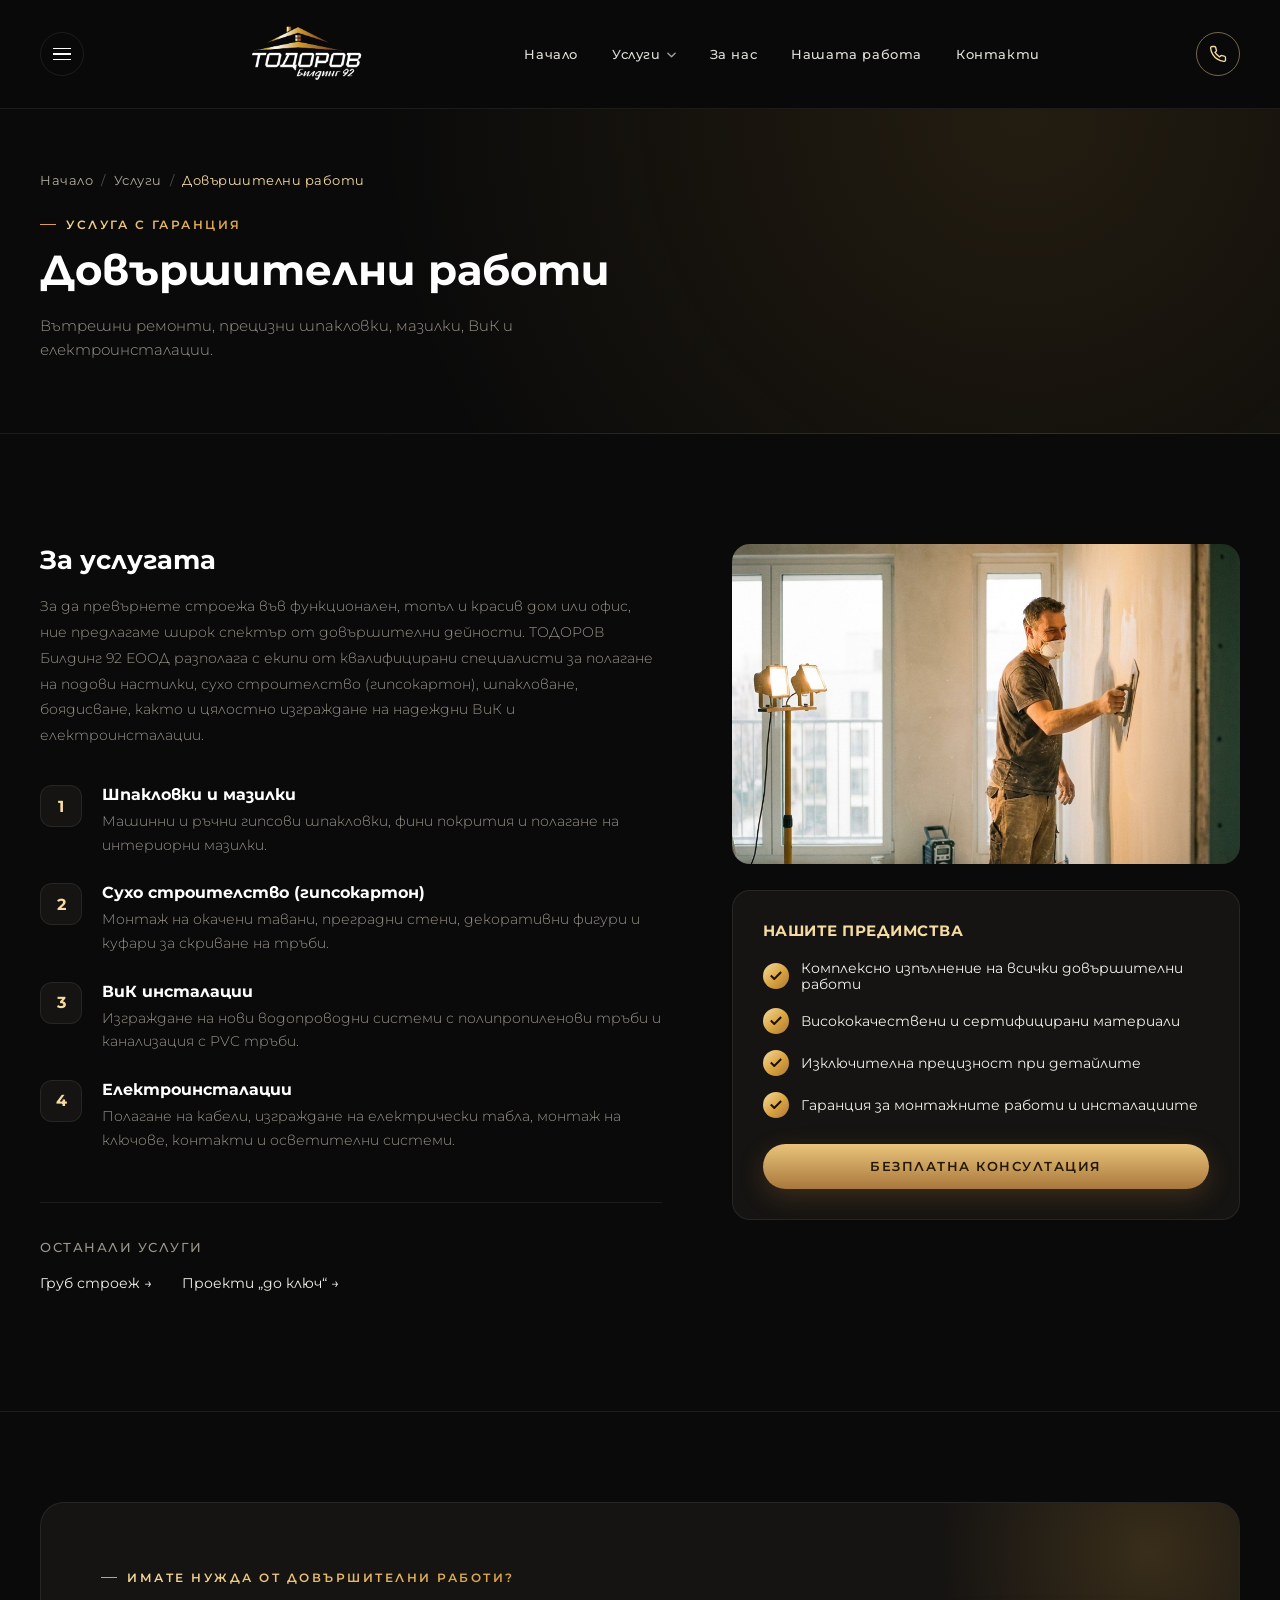
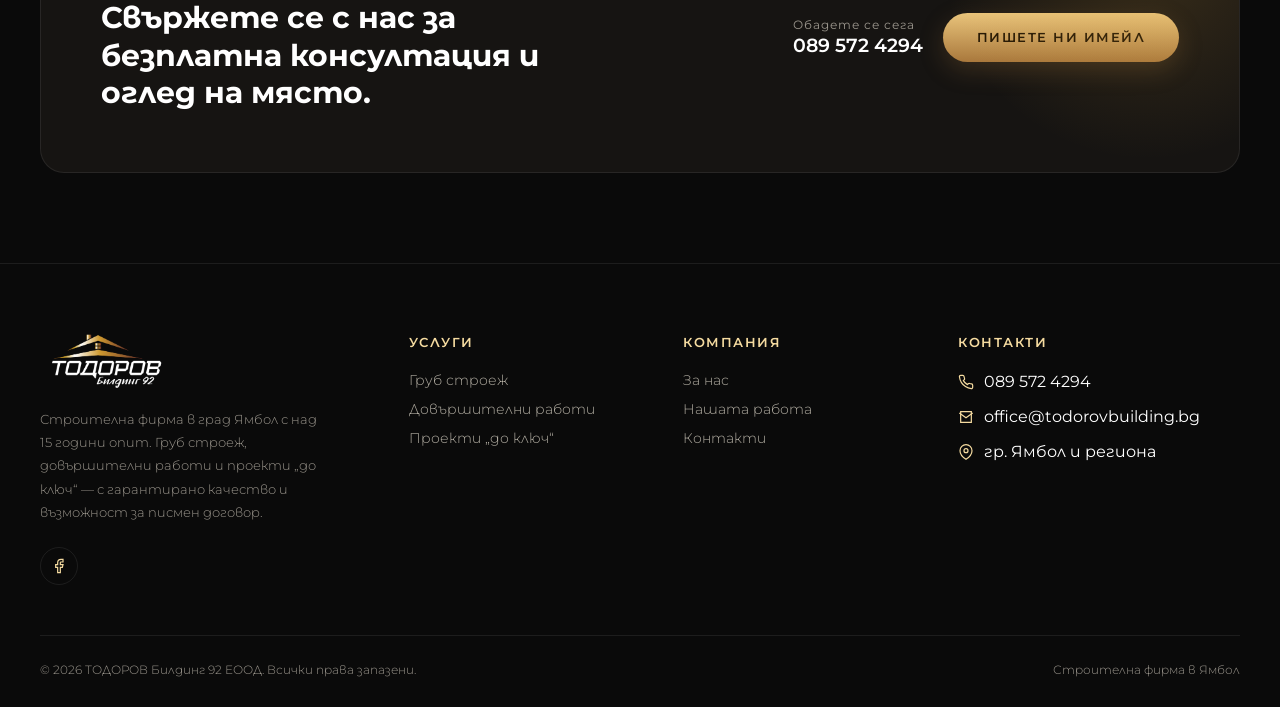
<file: service-finishing-works.html>
<!DOCTYPE html>
<html lang="bg"><head>
<meta charset="UTF-8">
<meta name="viewport" content="width=device-width, initial-scale=1.0">
<title data-edit="meta-title">Довършителни работи в Ямбол – ТОДОРОВ Билдинг 92 ЕООД</title>
<meta name="description" content="Довършителни работи в Ямбол – шпакловки, мазилки, ВиК и електроинсталации, сухо строителство с над 15 години опит." data-edit="meta-description">
<link rel="preconnect" href="https://fonts.googleapis.com">
<link rel="preconnect" href="https://fonts.gstatic.com" crossorigin="">
<link href="https://fonts.googleapis.com/css2?family=Montserrat:ital,wght@0,300;0,400;0,500;0,600;0,700;0,800;1,400;1,500&amp;display=swap" rel="stylesheet">
<link rel="preload" as="image" href="assets/service-finishing.jpg">
<link rel="stylesheet" href="style.css">
</head>
<body>

<header class="site-header">
  <div class="container header-inner">
    <button class="hamburger mobile-only" aria-label="Меню">
      <span></span><span></span><span></span>
    </button>

    <a href="index.html" class="brand">
      <img src="assets/logo.png" alt="ТОДОРОВ Билдинг 92" class="brand-logo-img">
    </a>

    <ul class="main-nav">
      <li><a href="index.html">Начало</a></li>
      <li class="nav-item-has-dropdown">
        <a href="#">Услуги<svg class="caret" viewBox="0 0 10 6"><path d="M1 1l4 4 4-4"></path></svg></a>
        <div class="nav-dropdown">
          <a href="service-rough-construction.html">Груб строеж</a>
          <a href="service-finishing-works.html" class="active">Довършителни работи</a>
          <a href="service-turnkey-projects.html">Проекти „до ключ“</a>
        </div>
      </li>
      <li><a href="about.html">За нас</a></li>
      <li><a href="gallery.html">Нашата работа</a></li>
      <li><a href="contact.html">Контакти</a></li>
    </ul>

    <div class="header-actions">
      <a href="tel:0895724294" class="btn-pill btn-outline header-call" data-global-link="phone">
        <svg viewBox="0 0 24 24" width="14" height="14" stroke="currentColor" fill="none" stroke-width="2"><path d="M22 16.92v3a2 2 0 0 1-2.18 2 19.79 19.79 0 0 1-8.63-3.07 19.5 19.5 0 0 1-6-6 19.79 19.79 0 0 1-3.07-8.67A2 2 0 0 1 4.11 2h3a2 2 0 0 1 2 1.72 12.84 12.84 0 0 0 .7 2.81 2 2 0 0 1-.45 2.11L8.09 9.91a16 16 0 0 0 6 6l1.27-1.27a2 2 0 0 1 2.11-.45 12.84 12.84 0 0 0 2.81.7A2 2 0 0 1 22 16.92z"></path></svg>
        <span data-global="phone">089 572 4294</span>
      </a>
      <a href="tel:0895724294" class="call-icon-btn mobile-only" aria-label="Обадете се" data-global-link="phone">
        <svg viewBox="0 0 24 24"><path d="M22 16.92v3a2 2 0 0 1-2.18 2 19.79 19.79 0 0 1-8.63-3.07 19.5 19.5 0 0 1-6-6 19.79 19.79 0 0 1-3.07-8.67A2 2 0 0 1 4.11 2h3a2 2 0 0 1 2 1.72 12.84 12.84 0 0 0 .7 2.81 2 2 0 0 1-.45 2.11L8.09 9.91a16 16 0 0 0 6 6l1.27-1.27a2 2 0 0 1 2.11-.45 12.84 12.84 0 0 0 2.81.7A2 2 0 0 1 22 16.92z"></path></svg>
      </a>
    </div>
  </div>
</header>

<div class="mobile-drawer">
  <div class="mobile-drawer-panel">
    <button class="mobile-drawer-close" aria-label="Затвори">✕</button>
    <a href="index.html">Начало</a>
    <a href="service-rough-construction.html" class="sub-link">— Груб строеж</a>
    <a href="service-finishing-works.html" class="sub-link">— Довършителни работи</a>
    <a href="service-turnkey-projects.html" class="sub-link">— Проекти „до ключ“</a>
    <a href="about.html">За нас</a>
    <a href="gallery.html">Нашата работа</a>
    <a href="contact.html">Контакти</a>
    <a href="tel:0895724294" class="btn-pill btn-gold" data-global-link="phone">Обадете се: <span data-global="phone">089 572 4294</span></a>
  </div>
</div>

<section class="page-hero">
  <div class="container">
    <div class="breadcrumb">
      <a href="index.html">Начало</a><span class="sep">/</span><a href="index.html">Услуги</a><span class="sep">/</span><span class="current">Довършителни работи</span>
    </div>
    <span class="eyebrow" data-edit="hero-eyebrow">Услуга с гаранция</span>
    <h1 data-edit="hero-title">Довършителни работи</h1>
    <p data-edit="hero-desc">Вътрешни ремонти, прецизни шпакловки, мазилки, ВиК и електроинсталации.</p>
  </div>
</section>

<section class="section-pad">
  <div class="container">
    <div class="service-detail-grid">
      <div>
        <h2 style="font-size:26px; margin-bottom:18px;" data-edit="details-title">За услугата</h2>
        <p style="font-size:14px; line-height:1.85; color:var(--text-muted); font-weight:300;" data-edit="details-desc">За да превърнете строежа във функционален, топъл и красив дом или офис, ние предлагаме широк спектър от довършителни дейности. ТОДОРОВ Билдинг 92 ЕООД разполага с екипи от квалифицирани специалисти за полагане на подови настилки, сухо строителство (гипсокартон), шпакловане, боядисване, както и цялостно изграждане на надеждни ВиК и електроинсталации.</p>

        <div class="service-steps" data-list="service-steps">
          <div class="service-step" data-item="">
            <span class="step-num" data-field="num">1</span>
            <div><h3 data-field="title">Шпакловки и мазилки</h3><p data-field="desc">Машинни и ръчни гипсови шпакловки, фини покрития и полагане на интериорни мазилки.</p></div>
          </div>
          <div class="service-step" data-item="">
            <span class="step-num" data-field="num">2</span>
            <div><h3 data-field="title">Сухо строителство (гипсокартон)</h3><p data-field="desc">Монтаж на окачени тавани, преградни стени, декоративни фигури и куфари за скриване на тръби.</p></div>
          </div>
          <div class="service-step" data-item="">
            <span class="step-num" data-field="num">3</span>
            <div><h3 data-field="title">ВиК инсталации</h3><p data-field="desc">Изграждане на нови водопроводни системи с полипропиленови тръби и канализация с PVC тръби.</p></div>
          </div>
          <div class="service-step" data-item="">
            <span class="step-num" data-field="num">4</span>
            <div><h3 data-field="title">Електроинсталации</h3><p data-field="desc">Полагане на кабели, изграждане на електрически табла, монтаж на ключове, контакти и осветителни системи.</p></div>
          </div>
        </div>

        <div class="other-services-strip">
          <h4>Останали услуги</h4>
          <a href="service-rough-construction.html">Груб строеж →</a>
          <a href="service-turnkey-projects.html">Проекти „до ключ“ →</a>
        </div>
      </div>

      <div class="service-side">
        <div class="service-side-media"><img src="assets/service-finishing.jpg" alt="Довършителни работи" data-edit="details-image" fetchpriority="high" decoding="sync"></div>
        <div class="advantage-box">
          <h4 data-edit="advantages-title">Нашите предимства</h4>
          <div class="feature-list" data-list="advantages">
            <div class="feature-item" data-item=""><span class="feature-check"><svg viewBox="0 0 14 10"><path d="M1 5l4 4 8-8"></path></svg></span><span data-field="text">Комплексно изпълнение на всички довършителни работи</span></div>
            <div class="feature-item" data-item=""><span class="feature-check"><svg viewBox="0 0 14 10"><path d="M1 5l4 4 8-8"></path></svg></span><span data-field="text">Висококачествени и сертифицирани материали</span></div>
            <div class="feature-item" data-item=""><span class="feature-check"><svg viewBox="0 0 14 10"><path d="M1 5l4 4 8-8"></path></svg></span><span data-field="text">Изключителна прецизност при детайлите</span></div>
            <div class="feature-item" data-item=""><span class="feature-check"><svg viewBox="0 0 14 10"><path d="M1 5l4 4 8-8"></path></svg></span><span data-field="text">Гаранция за монтажните работи и инсталациите</span></div>
          </div>
          <a href="contact.html" class="btn-pill btn-gold" style="width:100%; padding:15px 0;" data-edit="advantages-btn-text">Безплатна консултация</a>
        </div>
      </div>
    </div>
  </div>
</section>

<section class="section-pad tight section-divider">
  <div class="container">
    <div class="cta-banner">
      <div>
        <span class="eyebrow" data-edit="cta-eyebrow">Имате нужда от довършителни работи?</span>
        <h2 data-edit="cta-title">Свържете се с нас за безплатна консултация и оглед на място.</h2>
      </div>
      <div class="cta-actions">
        <div class="cta-phone"><span>Обадете се сега</span><strong data-global="phone">089 572 4294</strong></div>
        <a href="contact.html" class="btn-pill btn-gold" data-edit="cta-btn-text">Пишете ни имейл</a>
      </div>
    </div>
  </div>
</section>

<footer class="site-footer">
  <div class="container">
    <div class="footer-grid">
      <div class="footer-brand">
        <a href="index.html" class="brand">
          <img src="assets/logo.png" alt="ТОДОРОВ Билдинг 92" class="brand-logo-img" loading="lazy" decoding="async">
        </a>
        <p data-edit="footer-about-text">Строителна фирма в град Ямбол с над 15 години опит. Груб строеж, довършителни работи и проекти „до ключ“ — с гарантирано качество и възможност за писмен договор.</p>
        <div class="footer-social">
          <a href="https://www.facebook.com/TodorovBuilding92?mibextid=wwXIfr" target="_blank" rel="noopener" aria-label="Facebook" data-global-link="facebook"><svg viewBox="0 0 24 24"><path d="M18 2h-3a5 5 0 0 0-5 5v3H7v4h3v8h4v-8h3l1-4h-4V7a1 1 0 0 1 1-1h3z"></path></svg></a>
        </div>
      </div>
      <div class="footer-col">
        <h4>Услуги</h4>
        <ul>
          <li><a href="service-rough-construction.html">Груб строеж</a></li>
          <li><a href="service-finishing-works.html">Довършителни работи</a></li>
          <li><a href="service-turnkey-projects.html">Проекти „до ключ“</a></li>
        </ul>
      </div>
      <div class="footer-col">
        <h4>Компания</h4>
        <ul>
          <li><a href="about.html">За нас</a></li>
          <li><a href="gallery.html">Нашата работа</a></li>
          <li><a href="contact.html">Контакти</a></li>
        </ul>
      </div>
      <div class="footer-col">
        <h4>Контакти</h4>
        <div class="footer-contact-item"><svg viewBox="0 0 24 24"><path d="M22 16.92v3a2 2 0 0 1-2.18 2 19.79 19.79 0 0 1-8.63-3.07 19.5 19.5 0 0 1-6-6 19.79 19.79 0 0 1-3.07-8.67A2 2 0 0 1 4.11 2h3a2 2 0 0 1 2 1.72 12.84 12.84 0 0 0 .7 2.81 2 2 0 0 1-.45 2.11L8.09 9.91a16 16 0 0 0 6 6l1.27-1.27a2 2 0 0 1 2.11-.45 12.84 12.84 0 0 0 2.81.7A2 2 0 0 1 22 16.92z"></path></svg><span data-global="phone">089 572 4294</span></div>
        <div class="footer-contact-item"><svg viewBox="0 0 24 24"><path d="M4 4h16v16H4z"></path><path d="M22 6l-10 7L2 6"></path></svg><span data-global="email">office@todorovbuilding.bg</span></div>
        <div class="footer-contact-item"><svg viewBox="0 0 24 24"><path d="M21 10c0 7-9 13-9 13s-9-6-9-13a9 9 0 0118 0z"></path><circle cx="12" cy="10" r="3"></circle></svg><span data-global="address">гр. Ямбол и региона</span></div>
      </div>
    </div>
    <div class="footer-bottom">
      <span>© 2026 ТОДОРОВ Билдинг 92 ЕООД. Всички права запазени.</span>
      <span>Строителна фирма в Ямбол</span>
    </div>
  </div>
</footer>

<script src="script.js"></script>


</body></html>
</file>
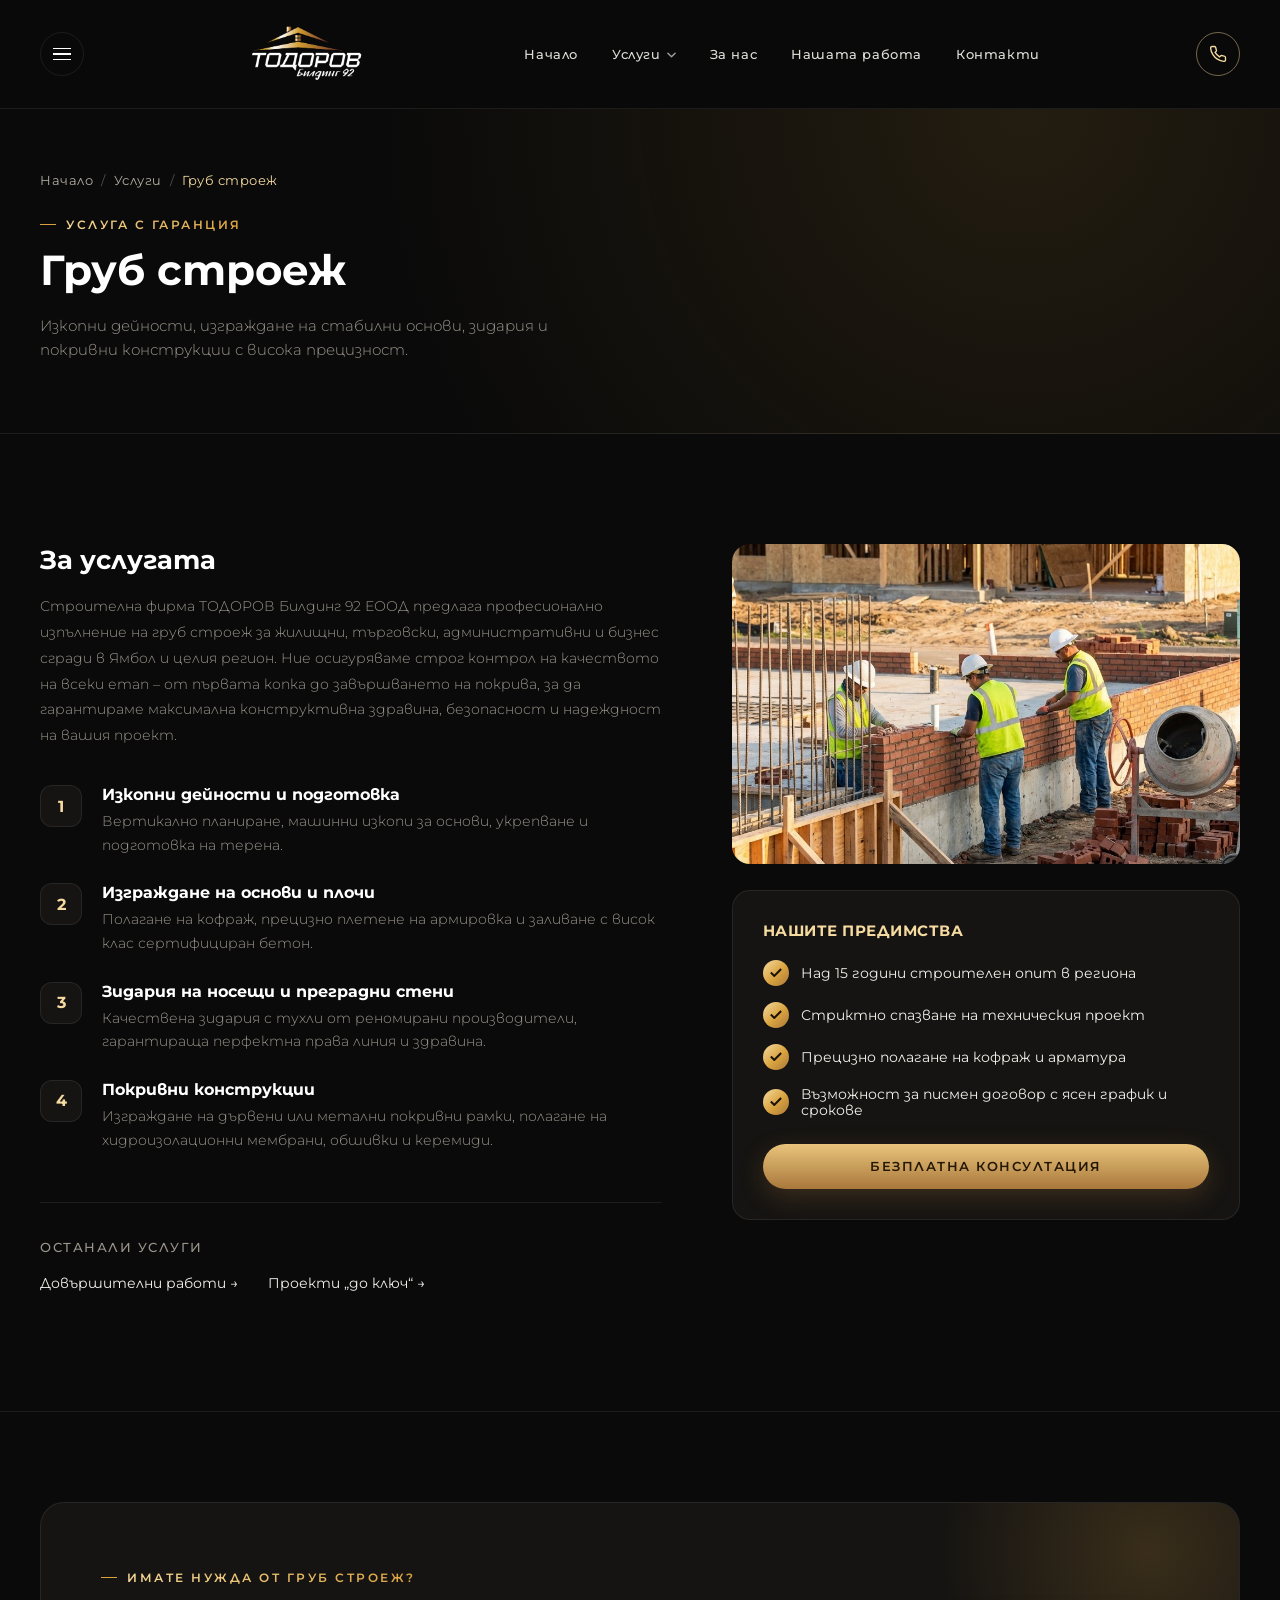
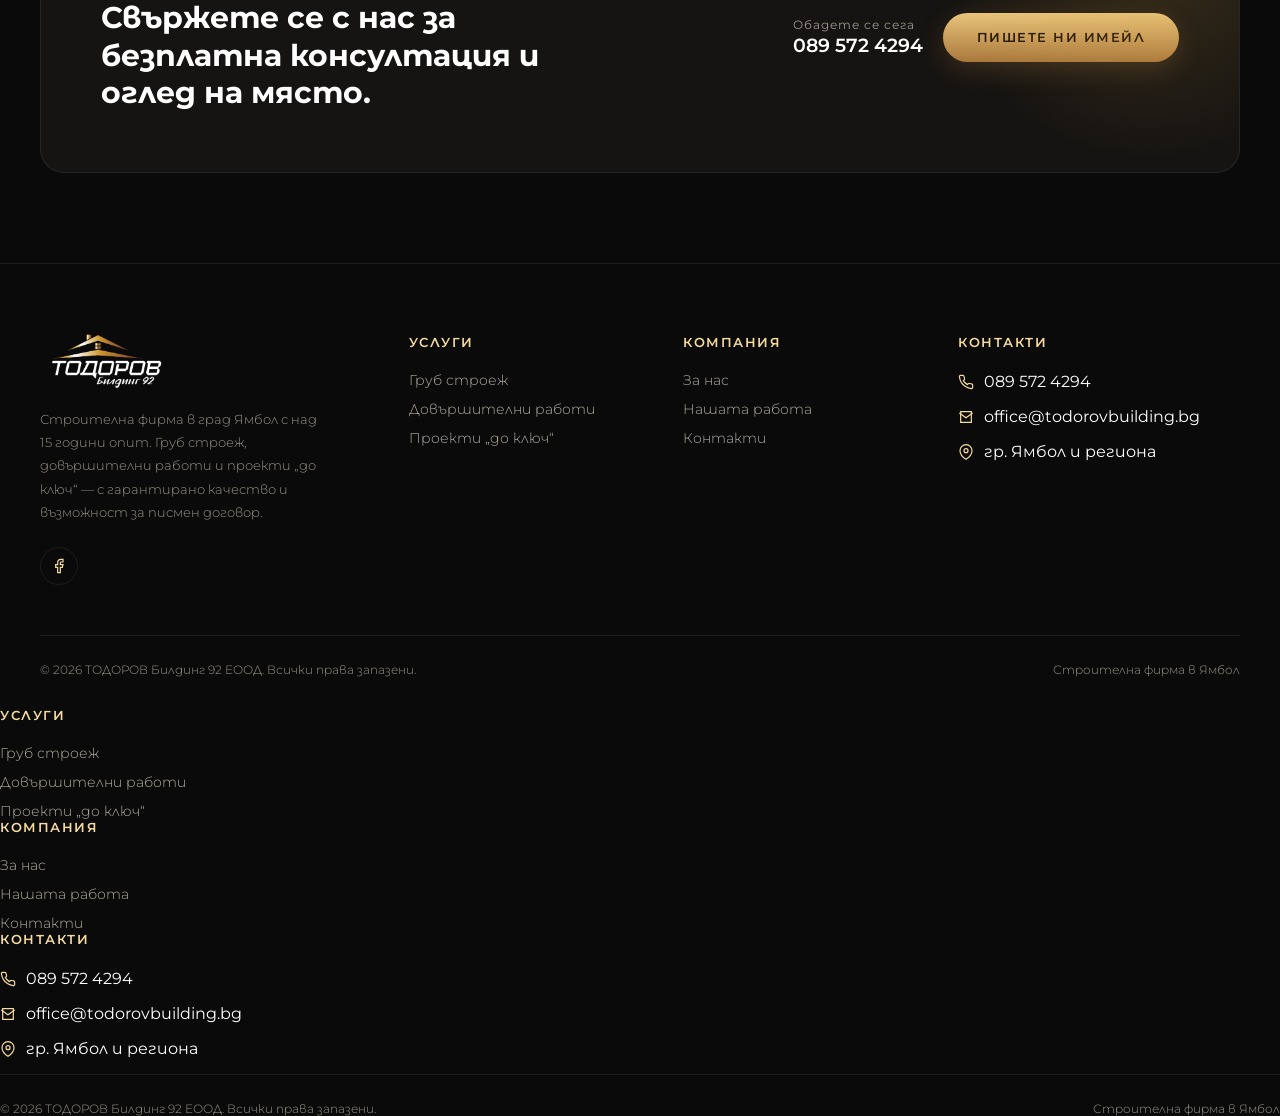
<file: service-rough-construction.html>
<!DOCTYPE html>
<html lang="bg">
<head>
<meta charset="UTF-8">
<meta name="viewport" content="width=device-width, initial-scale=1.0">
<title data-edit="meta-title">Груб строеж в Ямбол – ТОДОРОВ Билдинг 92 ЕООД</title>
<meta name="description" content="Професионален груб строеж в Ямбол и региона – изкопни дейности, основи, зидария и покривни конструкции с над 15 години опит." data-edit="meta-description">
<link rel="preconnect" href="https://fonts.googleapis.com">
<link rel="preconnect" href="https://fonts.gstatic.com" crossorigin>
<link href="https://fonts.googleapis.com/css2?family=Montserrat:ital,wght@0,300;0,400;0,500;0,600;0,700;0,800;1,400;1,500&display=swap" rel="stylesheet">
<link rel="preload" as="image" href="assets/service-rough.jpg">
<link rel="stylesheet" href="style.css">
</head>
<body>

<header class="site-header">
  <div class="container header-inner">
    <button class="hamburger mobile-only" aria-label="Меню">
      <span></span><span></span><span></span>
    </button>

    <a href="index.html" class="brand">
      <img src="assets/logo.png" alt="ТОДОРОВ Билдинг 92" class="brand-logo-img">
    </a>

    <ul class="main-nav">
      <li><a href="index.html">Начало</a></li>
      <li class="nav-item-has-dropdown">
        <a href="#">Услуги<svg class="caret" viewBox="0 0 10 6"><path d="M1 1l4 4 4-4"/></svg></a>
        <div class="nav-dropdown">
          <a href="service-rough-construction.html" class="active">Груб строеж</a>
          <a href="service-finishing-works.html">Довършителни работи</a>
          <a href="service-turnkey-projects.html">Проекти „до ключ“</a>
        </div>
      </li>
      <li><a href="about.html">За нас</a></li>
      <li><a href="gallery.html">Нашата работа</a></li>
      <li><a href="contact.html">Контакти</a></li>
    </ul>

    <div class="header-actions">
      <a href="tel:0895724294" class="btn-pill btn-outline header-call" data-global-link="phone">
        <svg viewBox="0 0 24 24" width="14" height="14" stroke="currentColor" fill="none" stroke-width="2"><path d="M22 16.92v3a2 2 0 0 1-2.18 2 19.79 19.79 0 0 1-8.63-3.07 19.5 19.5 0 0 1-6-6 19.79 19.79 0 0 1-3.07-8.67A2 2 0 0 1 4.11 2h3a2 2 0 0 1 2 1.72 12.84 12.84 0 0 0 .7 2.81 2 2 0 0 1-.45 2.11L8.09 9.91a16 16 0 0 0 6 6l1.27-1.27a2 2 0 0 1 2.11-.45 12.84 12.84 0 0 0 2.81.7A2 2 0 0 1 22 16.92z"/></svg>
        <span data-global="phone">089 572 4294</span>
      </a>
      <a href="tel:0895724294" class="call-icon-btn mobile-only" aria-label="Обадете се" data-global-link="phone">
        <svg viewBox="0 0 24 24"><path d="M22 16.92v3a2 2 0 0 1-2.18 2 19.79 19.79 0 0 1-8.63-3.07 19.5 19.5 0 0 1-6-6 19.79 19.79 0 0 1-3.07-8.67A2 2 0 0 1 4.11 2h3a2 2 0 0 1 2 1.72 12.84 12.84 0 0 0 .7 2.81 2 2 0 0 1-.45 2.11L8.09 9.91a16 16 0 0 0 6 6l1.27-1.27a2 2 0 0 1 2.11-.45 12.84 12.84 0 0 0 2.81.7A2 2 0 0 1 22 16.92z"/></svg>
      </a>
    </div>
  </div>
</header>

<div class="mobile-drawer">
  <div class="mobile-drawer-panel">
    <button class="mobile-drawer-close" aria-label="Затвори">✕</button>
    <a href="index.html">Начало</a>
    <a href="service-rough-construction.html" class="sub-link">— Груб строеж</a>
    <a href="service-finishing-works.html" class="sub-link">— Довършителни работи</a>
    <a href="service-turnkey-projects.html" class="sub-link">— Проекти „до ключ“</a>
    <a href="about.html">За нас</a>
    <a href="gallery.html">Нашата работа</a>
    <a href="contact.html">Контакти</a>
    <a href="tel:0895724294" class="btn-pill btn-gold" data-global-link="phone">Обадете се: <span data-global="phone">089 572 4294</span></a>
  </div>
</div>

<section class="page-hero">
  <div class="container">
    <div class="breadcrumb">
      <a href="index.html">Начало</a><span class="sep">/</span><a href="index.html">Услуги</a><span class="sep">/</span><span class="current">Груб строеж</span>
    </div>
    <span class="eyebrow" data-edit="hero-eyebrow">Услуга с гаранция</span>
    <h1 data-edit="hero-title">Груб строеж</h1>
    <p data-edit="hero-desc">Изкопни дейности, изграждане на стабилни основи, зидария и покривни конструкции с висока прецизност.</p>
  </div>
</section>

<section class="section-pad">
  <div class="container">
    <div class="service-detail-grid">
      <div>
        <h2 style="font-size:26px; margin-bottom:18px;" data-edit="details-title">За услугата</h2>
        <p style="font-size:14px; line-height:1.85; color:var(--text-muted); font-weight:300;" data-edit="details-desc">Строителна фирма ТОДОРОВ Билдинг 92 ЕООД предлага професионално изпълнение на груб строеж за жилищни, търговски, административни и бизнес сгради в Ямбол и целия регион. Ние осигуряваме строг контрол на качеството на всеки етап – от първата копка до завършването на покрива, за да гарантираме максимална конструктивна здравина, безопасност и надеждност на вашия проект.</p>

        <div class="service-steps" data-list="service-steps">
          <div class="service-step" data-item>
            <span class="step-num" data-field="num">1</span>
            <div><h3 data-field="title">Изкопни дейности и подготовка</h3><p data-field="desc">Вертикално планиране, машинни изкопи за основи, укрепване и подготовка на терена.</p></div>
          </div>
          <div class="service-step" data-item>
            <span class="step-num" data-field="num">2</span>
            <div><h3 data-field="title">Изграждане на основи и плочи</h3><p data-field="desc">Полагане на кофраж, прецизно плетене на армировка и заливане с висок клас сертифициран бетон.</p></div>
          </div>
          <div class="service-step" data-item>
            <span class="step-num" data-field="num">3</span>
            <div><h3 data-field="title">Зидария на носещи и преградни стени</h3><p data-field="desc">Качествена зидария с тухли от реномирани производители, гарантираща перфектна права линия и здравина.</p></div>
          </div>
          <div class="service-step" data-item>
            <span class="step-num" data-field="num">4</span>
            <div><h3 data-field="title">Покривни конструкции</h3><p data-field="desc">Изграждане на дървени или метални покривни рамки, полагане на хидроизолационни мембрани, обшивки и керемиди.</p></div>
          </div>
        </div>

        <div class="other-services-strip">
          <h4>Останали услуги</h4>
          <a href="service-finishing-works.html">Довършителни работи →</a>
          <a href="service-turnkey-projects.html">Проекти „до ключ“ →</a>
        </div>
      </div>

      <div class="service-side">
        <div class="service-side-media"><img src="assets/service-rough.jpg" alt="Груб строеж" data-edit="details-image" fetchpriority="high" decoding="sync"></div>
        <div class="advantage-box">
          <h4 data-edit="advantages-title">Нашите предимства</h4>
          <div class="feature-list" data-list="advantages">
            <div class="feature-item" data-item><span class="feature-check"><svg viewBox="0 0 14 10"><path d="M1 5l4 4 8-8"/></svg></span><span data-field="text">Над 15 години строителен опит в региона</span></div>
            <div class="feature-item" data-item><span class="feature-check"><svg viewBox="0 0 14 10"><path d="M1 5l4 4 8-8"/></svg></span><span data-field="text">Стриктно спазване на техническия проект</span></div>
            <div class="feature-item" data-item><span class="feature-check"><svg viewBox="0 0 14 10"><path d="M1 5l4 4 8-8"/></svg></span><span data-field="text">Прецизно полагане на кофраж и арматура</span></div>
            <div class="feature-item" data-item><span class="feature-check"><svg viewBox="0 0 14 10"><path d="M1 5l4 4 8-8"/></svg></span><span data-field="text">Възможност за писмен договор с ясен график и срокове</span></div>
          </div>
          <a href="contact.html" class="btn-pill btn-gold" style="width:100%; padding:15px 0;" data-edit="advantages-btn-text">Безплатна консултация</a>
        </div>
      </div>
    </div>
  </div>
</section>

<section class="section-pad tight section-divider">
  <div class="container">
    <div class="cta-banner">
      <div>
        <span class="eyebrow" data-edit="cta-eyebrow">Имате нужда от груб строеж?</span>
        <h2 data-edit="cta-title">Свържете се с нас за безплатна консултация и оглед на място.</h2>
      </div>
      <div class="cta-actions">
        <div class="cta-phone"><span>Обадете се сега</span><strong data-global="phone">089 572 4294</strong></div>
        <a href="contact.html" class="btn-pill btn-gold" data-edit="cta-btn-text">Пишете ни имейл</a>
      </div>
    </div>
  </div>
</section>

<footer class="site-footer">
  <div class="container">
    <div class="footer-grid">
      <div class="footer-brand">
        <a href="index.html" class="brand">
          <img src="assets/logo.png" alt="ТОДОРОВ Билдинг 92" class="brand-logo-img" loading="lazy" decoding="async">
        </a>
        <p data-edit="footer-about-text">Строителна фирма в град Ямбол с над 15 години опит. Груб строеж, довършителни работи и проекти „до ключ“ — с гарантирано качество и възможност за писмен договор.</p>
        <div class="footer-social">
          <a href="https://www.facebook.com/TodorovBuilding92?mibextid=wwXIfr" target="_blank" rel="noopener" aria-label="Facebook" data-global-link="facebook"><svg viewBox="0 0 24 24"><path d="M18 2h-3a5 5 0 0 0-5 5v3H7v4h3v8h4v-8h3l1-4h-4V7a1 1 0 0 1 1-1h3z"/></svg></a>
        </div>
      </div>
      <div class="footer-col">
        <h4>Услуги</h4>
        <ul>
          <li><a href="service-rough-construction.html">Груб строеж</a></li>
          <li><a href="service-finishing-works.html">Довършителни работи</a></li>
          <li><a href="service-turnkey-projects.html">Проекти „до ключ“</a></li>
        </ul>
      </div>
      <div class="footer-col">
        <h4>Компания</h4>
        <ul>
          <li><a href="about.html">За нас</a></li>
          <li><a href="gallery.html">Нашата работа</a></li>
          <li><a href="contact.html">Контакти</a></li>
        </ul>
      </div>
      <div class="footer-col">
        <h4>Контакти</h4>
        <div class="footer-contact-item"><svg viewBox="0 0 24 24"><path d="M22 16.92v3a2 2 0 0 1-2.18 2 19.79 19.79 0 0 1-8.63-3.07 19.5 19.5 0 0 1-6-6 19.79 19.79 0 0 1-3.07-8.67A2 2 0 0 1 4.11 2h3a2 2 0 0 1 2 1.72 12.84 12.84 0 0 0 .7 2.81 2 2 0 0 1-.45 2.11L8.09 9.91a16 16 0 0 0 6 6l1.27-1.27a2 2 0 0 1 2.11-.45 12.84 12.84 0 0 0 2.81.7A2 2 0 0 1 22 16.92z"/></svg><span data-global="phone">089 572 4294</span></div>
        <div class="footer-contact-item"><svg viewBox="0 0 24 24"><path d="M4 4h16v16H4z"/><path d="M22 6l-10 7L2 6"/></svg><span data-global="email">office@todorovbuilding.bg</span></div>
        <div class="footer-contact-item"><svg viewBox="0 0 24 24"><path d="M21 10c0 7-9 13-9 13s-9-6-9-13a9 9 0 0118 0z"/><circle cx="12" cy="10" r="3"/></svg><span data-global="address">гр. Ямбол и региона</span></div>
      </div>
    </div>
    <div class="footer-bottom">
      <span>© 2026 ТОДОРОВ Билдинг 92 ЕООД. Всички права запазени.</span>
      <span>Строителна фирма в Ямбол</span>
    </div>
  </div>
</footer>

<script src="script.js"></script>
</body>
</html>      </div>
      </div>
      <div class="footer-col">
        <h4>Услуги</h4>
        <ul>
          <li><a href="service-rough-construction.html">Груб строеж</a></li>
          <li><a href="service-finishing-works.html">Довършителни работи</a></li>
          <li><a href="service-turnkey-projects.html">Проекти „до ключ“</a></li>
        </ul>
      </div>
      <div class="footer-col">
        <h4>Компания</h4>
        <ul>
          <li><a href="about.html">За нас</a></li>
          <li><a href="gallery.html">Нашата работа</a></li>
          <li><a href="contact.html">Контакти</a></li>
        </ul>
      </div>
      <div class="footer-col">
        <h4>Контакти</h4>
        <div class="footer-contact-item"><svg viewBox="0 0 24 24"><path d="M22 16.92v3a2 2 0 0 1-2.18 2 19.79 19.79 0 0 1-8.63-3.07 19.5 19.5 0 0 1-6-6 19.79 19.79 0 0 1-3.07-8.67A2 2 0 0 1 4.11 2h3a2 2 0 0 1 2 1.72 12.84 12.84 0 0 0 .7 2.81 2 2 0 0 1-.45 2.11L8.09 9.91a16 16 0 0 0 6 6l1.27-1.27a2 2 0 0 1 2.11-.45 12.84 12.84 0 0 0 2.81.7A2 2 0 0 1 22 16.92z"/></svg><span>089 572 4294</span></div>
        <div class="footer-contact-item"><svg viewBox="0 0 24 24"><path d="M4 4h16v16H4z"/><path d="M22 6l-10 7L2 6"/></svg><span>office@todorovbuilding.bg</span></div>
        <div class="footer-contact-item"><svg viewBox="0 0 24 24"><path d="M21 10c0 7-9 13-9 13s-9-6-9-13a9 9 0 0118 0z"/><circle cx="12" cy="10" r="3"/></svg><span>гр. Ямбол и региона</span></div>
      </div>
    </div>
    <div class="footer-bottom">
      <span>© 2026 ТОДОРОВ Билдинг 92 ЕООД. Всички права запазени.</span>
      <span>Строителна фирма в Ямбол</span>
    </div>
  </div>
</footer>

<script src="script.js"></script>
</body>
</html>
</file>
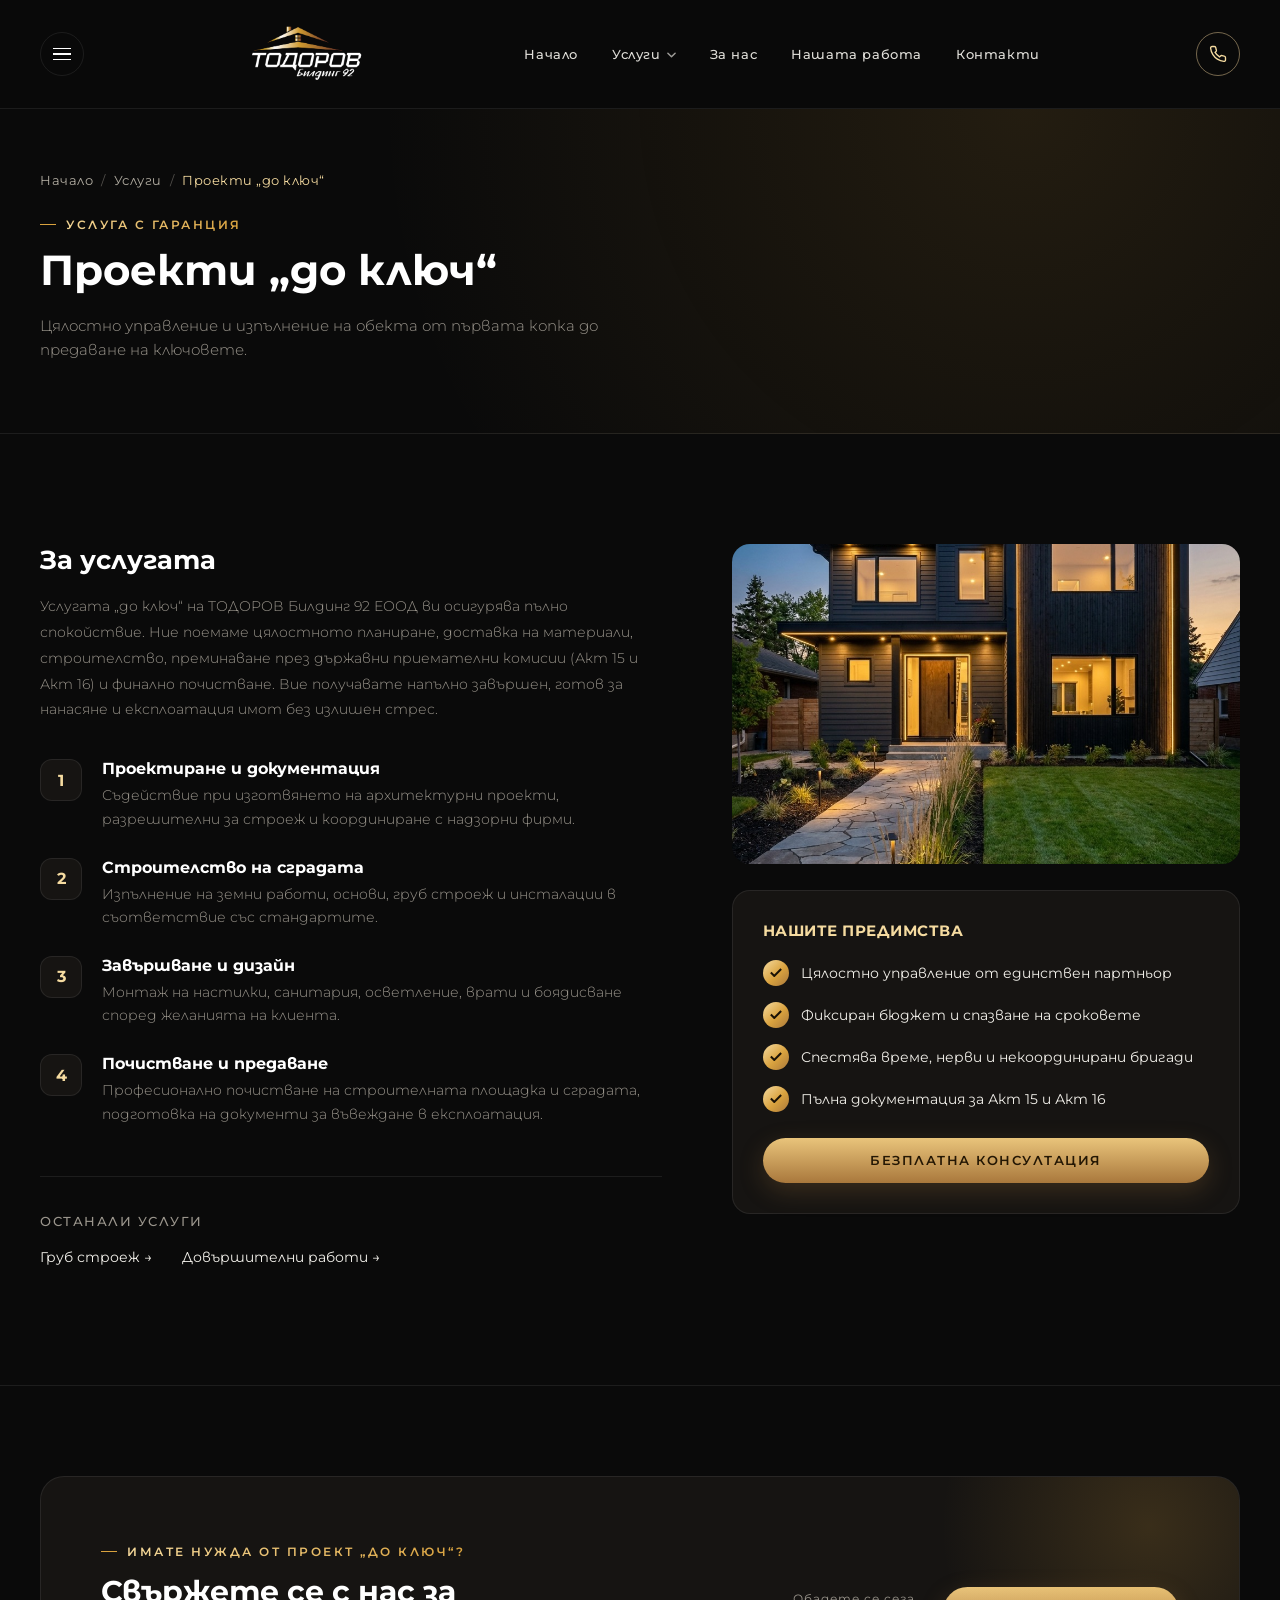
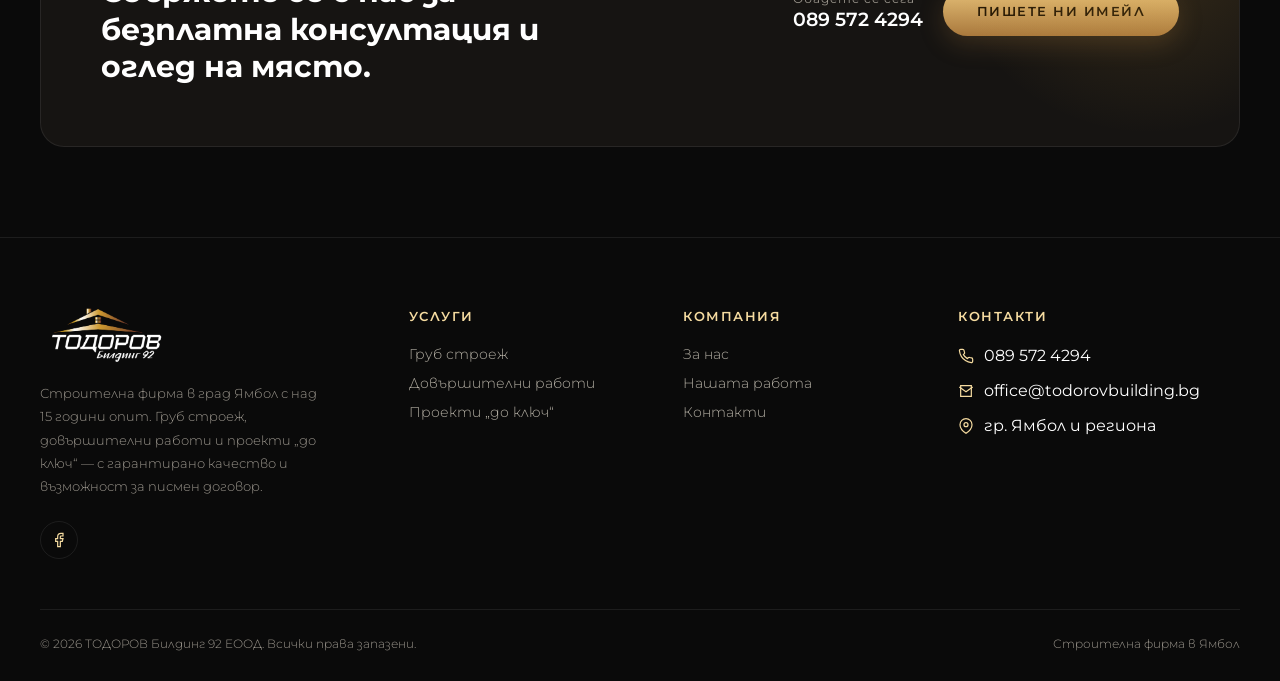
<file: service-turnkey-projects.html>
<!DOCTYPE html>
<html lang="bg">
<head>
<meta charset="UTF-8">
<meta name="viewport" content="width=device-width, initial-scale=1.0">
<title data-edit="meta-title">Проекти „до ключ“ в Ямбол – ТОДОРОВ Билдинг 92 ЕООД</title>
<meta name="description" content="Проекти „до ключ“ в Ямбол – цялостно управление от първа копка до предаване на готов имот, с над 15 години опит." data-edit="meta-description">
<link rel="preconnect" href="https://fonts.googleapis.com">
<link rel="preconnect" href="https://fonts.gstatic.com" crossorigin>
<link href="https://fonts.googleapis.com/css2?family=Montserrat:ital,wght@0,300;0,400;0,500;0,600;0,700;0,800;1,400;1,500&display=swap" rel="stylesheet">
<link rel="preload" as="image" href="assets/service-turnkey.jpg">
<link rel="stylesheet" href="style.css">
</head>
<body>

<header class="site-header">
  <div class="container header-inner">
    <button class="hamburger mobile-only" aria-label="Меню">
      <span></span><span></span><span></span>
    </button>

    <a href="index.html" class="brand">
      <img src="assets/logo.png" alt="ТОДОРОВ Билдинг 92" class="brand-logo-img">
    </a>

    <ul class="main-nav">
      <li><a href="index.html">Начало</a></li>
      <li class="nav-item-has-dropdown">
        <a href="#">Услуги<svg class="caret" viewBox="0 0 10 6"><path d="M1 1l4 4 4-4"/></svg></a>
        <div class="nav-dropdown">
          <a href="service-rough-construction.html">Груб строеж</a>
          <a href="service-finishing-works.html">Довършителни работи</a>
          <a href="service-turnkey-projects.html" class="active">Проекти „до ключ“</a>
        </div>
      </li>
      <li><a href="about.html">За нас</a></li>
      <li><a href="gallery.html">Нашата работа</a></li>
      <li><a href="contact.html">Контакти</a></li>
    </ul>

    <div class="header-actions">
      <a href="tel:0895724294" class="btn-pill btn-outline header-call" data-global-link="phone">
        <svg viewBox="0 0 24 24" width="14" height="14" stroke="currentColor" fill="none" stroke-width="2"><path d="M22 16.92v3a2 2 0 0 1-2.18 2 19.79 19.79 0 0 1-8.63-3.07 19.5 19.5 0 0 1-6-6 19.79 19.79 0 0 1-3.07-8.67A2 2 0 0 1 4.11 2h3a2 2 0 0 1 2 1.72 12.84 12.84 0 0 0 .7 2.81 2 2 0 0 1-.45 2.11L8.09 9.91a16 16 0 0 0 6 6l1.27-1.27a2 2 0 0 1 2.11-.45 12.84 12.84 0 0 0 2.81.7A2 2 0 0 1 22 16.92z"/></svg>
        <span data-global="phone">089 572 4294</span>
      </a>
      <a href="tel:0895724294" class="call-icon-btn mobile-only" aria-label="Обадете се" data-global-link="phone">
        <svg viewBox="0 0 24 24"><path d="M22 16.92v3a2 2 0 0 1-2.18 2 19.79 19.79 0 0 1-8.63-3.07 19.5 19.5 0 0 1-6-6 19.79 19.79 0 0 1-3.07-8.67A2 2 0 0 1 4.11 2h3a2 2 0 0 1 2 1.72 12.84 12.84 0 0 0 .7 2.81 2 2 0 0 1-.45 2.11L8.09 9.91a16 16 0 0 0 6 6l1.27-1.27a2 2 0 0 1 2.11-.45 12.84 12.84 0 0 0 2.81.7A2 2 0 0 1 22 16.92z"/></svg>
      </a>
    </div>
  </div>
</header>

<div class="mobile-drawer">
  <div class="mobile-drawer-panel">
    <button class="mobile-drawer-close" aria-label="Затвори">✕</button>
    <a href="index.html">Начало</a>
    <a href="service-rough-construction.html" class="sub-link">— Груб строеж</a>
    <a href="service-finishing-works.html" class="sub-link">— Довършителни работи</a>
    <a href="service-turnkey-projects.html" class="sub-link">— Проекти „до ключ“</a>
    <a href="about.html">За нас</a>
    <a href="gallery.html">Нашата работа</a>
    <a href="contact.html">Контакти</a>
    <a href="tel:0895724294" class="btn-pill btn-gold" data-global-link="phone">Обадете се: <span data-global="phone">089 572 4294</span></a>
  </div>
</div>

<section class="page-hero">
  <div class="container">
    <div class="breadcrumb">
      <a href="index.html">Начало</a><span class="sep">/</span><a href="index.html">Услуги</a><span class="sep">/</span><span class="current">Проекти „до ключ“</span>
    </div>
    <span class="eyebrow" data-edit="hero-eyebrow">Услуга с гаранция</span>
    <h1 data-edit="hero-title">Проекти „до ключ“</h1>
    <p data-edit="hero-desc">Цялостно управление и изпълнение на обекта от първата копка до предаване на ключовете.</p>
  </div>
</section>

<section class="section-pad">
  <div class="container">
    <div class="service-detail-grid">
      <div>
        <h2 style="font-size:26px; margin-bottom:18px;" data-edit="details-title">За услугата</h2>
        <p style="font-size:14px; line-height:1.85; color:var(--text-muted); font-weight:300;" data-edit="details-desc">Услугата „до ключ“ на ТОДОРОВ Билдинг 92 ЕООД ви осигурява пълно спокойствие. Ние поемаме цялостното планиране, доставка на материали, строителство, преминаване през държавни приемателни комисии (Акт 15 и Акт 16) и финално почистване. Вие получавате напълно завършен, готов за нанасяне и експлоатация имот без излишен стрес.</p>

        <div class="service-steps" data-list="service-steps">
          <div class="service-step" data-item>
            <span class="step-num" data-field="num">1</span>
            <div><h3 data-field="title">Проектиране и документация</h3><p data-field="desc">Съдействие при изготвянето на архитектурни проекти, разрешителни за строеж и координиране с надзорни фирми.</p></div>
          </div>
          <div class="service-step" data-item>
            <span class="step-num" data-field="num">2</span>
            <div><h3 data-field="title">Строителство на сградата</h3><p data-field="desc">Изпълнение на земни работи, основи, груб строеж и инсталации в съответствие със стандартите.</p></div>
          </div>
          <div class="service-step" data-item>
            <span class="step-num" data-field="num">3</span>
            <div><h3 data-field="title">Завършване и дизайн</h3><p data-field="desc">Монтаж на настилки, санитария, осветление, врати и боядисване според желанията на клиента.</p></div>
          </div>
          <div class="service-step" data-item>
            <span class="step-num" data-field="num">4</span>
            <div><h3 data-field="title">Почистване и предаване</h3><p data-field="desc">Професионално почистване на строителната площадка и сградата, подготовка на документи за въвеждане в експлоатация.</p></div>
          </div>
        </div>

        <div class="other-services-strip">
          <h4>Останали услуги</h4>
          <a href="service-rough-construction.html">Груб строеж →</a>
          <a href="service-finishing-works.html">Довършителни работи →</a>
        </div>
      </div>

      <div class="service-side">
        <div class="service-side-media"><img src="assets/service-turnkey.jpg" alt="Проекти до ключ" data-edit="details-image" fetchpriority="high" decoding="sync"></div>
        <div class="advantage-box">
          <h4 data-edit="advantages-title">Нашите предимства</h4>
          <div class="feature-list" data-list="advantages">
            <div class="feature-item" data-item><span class="feature-check"><svg viewBox="0 0 14 10"><path d="M1 5l4 4 8-8"/></svg></span><span data-field="text">Цялостно управление от единствен партньор</span></div>
            <div class="feature-item" data-item><span class="feature-check"><svg viewBox="0 0 14 10"><path d="M1 5l4 4 8-8"/></svg></span><span data-field="text">Фиксиран бюджет и спазване на сроковете</span></div>
            <div class="feature-item" data-item><span class="feature-check"><svg viewBox="0 0 14 10"><path d="M1 5l4 4 8-8"/></svg></span><span data-field="text">Спестява време, нерви и некоординирани бригади</span></div>
            <div class="feature-item" data-item><span class="feature-check"><svg viewBox="0 0 14 10"><path d="M1 5l4 4 8-8"/></svg></span><span data-field="text">Пълна документация за Акт 15 и Акт 16</span></div>
          </div>
          <a href="contact.html" class="btn-pill btn-gold" style="width:100%; padding:15px 0;" data-edit="advantages-btn-text">Безплатна консултация</a>
        </div>
      </div>
    </div>
  </div>
</section>

<section class="section-pad tight section-divider">
  <div class="container">
    <div class="cta-banner">
      <div>
        <span class="eyebrow" data-edit="cta-eyebrow">Имате нужда от проект „до ключ“?</span>
        <h2 data-edit="cta-title">Свържете се с нас за безплатна консултация и оглед на място.</h2>
      </div>
      <div class="cta-actions">
        <div class="cta-phone"><span>Обадете се сега</span><strong data-global="phone">089 572 4294</strong></div>
        <a href="contact.html" class="btn-pill btn-gold" data-edit="cta-btn-text">Пишете ни имейл</a>
      </div>
    </div>
  </div>
</section>

<footer class="site-footer">
  <div class="container">
    <div class="footer-grid">
      <div class="footer-brand">
        <a href="index.html" class="brand">
          <img src="assets/logo.png" alt="ТОДОРОВ Билдинг 92" class="brand-logo-img" loading="lazy" decoding="async">
        </a>
        <p data-edit="footer-about-text">Строителна фирма в град Ямбол с над 15 години опит. Груб строеж, довършителни работи и проекти „до ключ“ — с гарантирано качество и възможност за писмен договор.</p>
        <div class="footer-social">
          <a href="https://www.facebook.com/TodorovBuilding92?mibextid=wwXIfr" target="_blank" rel="noopener" aria-label="Facebook" data-global-link="facebook"><svg viewBox="0 0 24 24"><path d="M18 2h-3a5 5 0 0 0-5 5v3H7v4h3v8h4v-8h3l1-4h-4V7a1 1 0 0 1 1-1h3z"/></svg></a>
        </div>
      </div>
      <div class="footer-col">
        <h4>Услуги</h4>
        <ul>
          <li><a href="service-rough-construction.html">Груб строеж</a></li>
          <li><a href="service-finishing-works.html">Довършителни работи</a></li>
          <li><a href="service-turnkey-projects.html">Проекти „до ключ“</a></li>
        </ul>
      </div>
      <div class="footer-col">
        <h4>Компания</h4>
        <ul>
          <li><a href="about.html">За нас</a></li>
          <li><a href="gallery.html">Нашата работа</a></li>
          <li><a href="contact.html">Контакти</a></li>
        </ul>
      </div>
      <div class="footer-col">
        <h4>Контакти</h4>
        <div class="footer-contact-item"><svg viewBox="0 0 24 24"><path d="M22 16.92v3a2 2 0 0 1-2.18 2 19.79 19.79 0 0 1-8.63-3.07 19.5 19.5 0 0 1-6-6 19.79 19.79 0 0 1-3.07-8.67A2 2 0 0 1 4.11 2h3a2 2 0 0 1 2 1.72 12.84 12.84 0 0 0 .7 2.81 2 2 0 0 1-.45 2.11L8.09 9.91a16 16 0 0 0 6 6l1.27-1.27a2 2 0 0 1 2.11-.45 12.84 12.84 0 0 0 2.81.7A2 2 0 0 1 22 16.92z"/></svg><span data-global="phone">089 572 4294</span></div>
        <div class="footer-contact-item"><svg viewBox="0 0 24 24"><path d="M4 4h16v16H4z"/><path d="M22 6l-10 7L2 6"/></svg><span data-global="email">office@todorovbuilding.bg</span></div>
        <div class="footer-contact-item"><svg viewBox="0 0 24 24"><path d="M21 10c0 7-9 13-9 13s-9-6-9-13a9 9 0 0118 0z"/><circle cx="12" cy="10" r="3"/></svg><span data-global="address">гр. Ямбол и региона</span></div>
      </div>
    </div>
    <div class="footer-bottom">
      <span>© 2026 ТОДОРОВ Билдинг 92 ЕООД. Всички права запазени.</span>
      <span>Строителна фирма в Ямбол</span>
    </div>
  </div>
</footer>

<script src="script.js"></script>
</body>
</html>
</file>
<file: style.css>
:root {
  --bg: #0a0a0a;
  --bg-soft: #131313;
  --bg-card: #161412;
  --line: rgba(255,255,255,0.08);
  --gold-1: #f5dba0;
  --gold-2: #d9a23e;
  --gold-3: #8a5a1e;
  --gold-grad: linear-gradient(135deg, #f5dba0 0%, #d9a23e 55%, #a9783c 100%);
  --gold-grad-soft: linear-gradient(180deg, #e9c47b 0%, #a9783c 100%);
  --text-white: #ffffff;
  --text-muted: #9a958c;
  --text-muted-2: #b3aea3;
}

* { margin: 0; padding: 0; box-sizing: border-box; }

html { scroll-behavior: smooth; }

body {
  background: var(--bg);
  color: var(--text-white);
  font-family: 'Montserrat', sans-serif;
  -webkit-font-smoothing: antialiased;
  overflow-x: hidden;
}

.container {
  max-width: 1320px;
  margin: 0 auto;
  padding: 0 40px;
}

a { text-decoration: none; color: inherit; }
ul { list-style: none; }
img { max-width: 100%; display: block; }

svg.caret { width: 9px; height: 6px; fill: none; stroke: currentColor; stroke-width: 1.6; stroke-linecap: round; stroke-linejoin: round; }

section { position: relative; }

.eyebrow {
  display: inline-flex;
  align-items: center;
  gap: 10px;
  font-size: 12px;
  letter-spacing: 2.5px;
  font-weight: 600;
  text-transform: uppercase;
  background: linear-gradient(90deg, var(--gold-1), var(--gold-2));
  -webkit-background-clip: text;
  background-clip: text;
  color: transparent;
  margin-bottom: 18px;
}

.eyebrow::before {
  content: "";
  width: 16px;
  height: 1px;
  background: var(--gold-2);
}

h1, h2, h3 {
  font-family: 'Montserrat', sans-serif;
  font-weight: 700;
  color: #fff;
}

/* ---------- Buttons ---------- */

.btn-pill {
  display: inline-flex;
  align-items: center;
  justify-content: center;
  gap: 8px;
  border-radius: 999px;
  font-size: 12.5px;
  letter-spacing: 1.5px;
  font-weight: 600;
  text-transform: uppercase;
  white-space: nowrap;
  cursor: pointer;
  border: none;
}

.btn-outline {
  border: 1px solid rgba(225, 197, 145, 0.55);
  color: #f1e6cf;
  padding: 13px 26px;
  background: transparent;
}

.btn-gold {
  background: var(--gold-grad-soft);
  color: #241704;
  padding: 17px 34px;
  box-shadow: 0 8px 24px rgba(169, 120, 60, 0.25);
}

.btn-gold.small { padding: 13px 24px; }

/* ---------- Header ---------- */

.site-header {
  padding: 26px 0;
  position: sticky;
  top: 0;
  z-index: 100;
  background: rgba(10,10,10,0.88);
  backdrop-filter: blur(10px);
  border-bottom: 1px solid var(--line);
}

.header-inner {
  display: flex;
  align-items: center;
  justify-content: space-between;
  gap: 24px;
}

.brand {
  display: flex;
  align-items: center;
}

.brand-logo-img {
  height: 56px;
  width: auto;
}

.main-nav {
  display: flex;
  align-items: center;
  gap: 34px;
  font-size: 13px;
  letter-spacing: 0.6px;
  font-weight: 500;
  color: #f1efe9;
}

.main-nav > li { position: relative; }

.main-nav a {
  display: flex;
  align-items: center;
  gap: 6px;
  opacity: 0.92;
  transition: opacity 0.2s;
  padding: 8px 0;
}

.main-nav a:hover, .main-nav a.active { opacity: 1; color: var(--gold-1); }
.main-nav svg { opacity: 0.7; margin-top: 1px; }

.nav-dropdown {
  position: absolute;
  top: 100%;
  left: -20px;
  background: #151311;
  border: 1px solid var(--line);
  border-radius: 12px;
  padding: 10px;
  min-width: 230px;
  opacity: 0;
  visibility: hidden;
  transform: translateY(6px);
  transition: all 0.18s ease;
  box-shadow: 0 20px 40px rgba(0,0,0,0.5);
}

.nav-item-has-dropdown:hover .nav-dropdown {
  opacity: 1;
  visibility: visible;
  transform: translateY(0);
}

.nav-dropdown a {
  padding: 10px 12px;
  border-radius: 8px;
  font-size: 13px;
  white-space: nowrap;
  display: block;
}

.nav-dropdown a:hover { background: rgba(217,162,62,0.1); }

.header-actions { display: flex; align-items: center; gap: 16px; }

.header-call {
  display: none;
}

/* mobile-only elements */
.mobile-only { display: none; }

.hamburger {
  width: 44px;
  height: 44px;
  border-radius: 50%;
  border: 1px solid var(--line);
  display: flex;
  flex-direction: column;
  align-items: center;
  justify-content: center;
  gap: 4px;
  background: transparent;
}

.hamburger span { width: 18px; height: 1.5px; background: #fff; display: block; }

.call-icon-btn {
  width: 44px;
  height: 44px;
  border-radius: 50%;
  border: 1px solid rgba(225,197,145,0.5);
  display: flex;
  align-items: center;
  justify-content: center;
}

.call-icon-btn svg { width: 18px; height: 18px; stroke: var(--gold-1); fill: none; stroke-width: 1.8; }

/* Mobile nav drawer */
.mobile-drawer {
  position: fixed;
  inset: 0;
  background: rgba(0,0,0,0.6);
  z-index: 200;
  opacity: 0;
  visibility: hidden;
  transition: opacity 0.25s ease;
}

.mobile-drawer.open { opacity: 1; visibility: visible; }

.mobile-drawer-panel {
  position: absolute;
  top: 0; left: 0;
  width: 78%;
  max-width: 340px;
  height: 100%;
  background: #0e0d0c;
  padding: 30px 28px;
  transform: translateX(-100%);
  transition: transform 0.3s ease;
  display: flex;
  flex-direction: column;
  gap: 6px;
}

.mobile-drawer.open .mobile-drawer-panel { transform: translateX(0); }

.mobile-drawer-close {
  align-self: flex-end;
  width: 36px; height: 36px;
  border-radius: 50%;
  border: 1px solid var(--line);
  color: #fff;
  font-size: 18px;
  margin-bottom: 20px;
  background: transparent;
}

.mobile-drawer-panel a {
  padding: 14px 4px;
  font-size: 15px;
  font-weight: 500;
  border-bottom: 1px solid var(--line);
  color: #f1efe9;
}

.mobile-drawer-panel .sub-link { padding-left: 18px; font-size: 13.5px; color: var(--text-muted-2); border-bottom: none; }

.mobile-drawer-panel .btn-gold { margin-top: 24px; }

/* ---------- Hero (shared lower-page hero) ---------- */

.page-hero {
  padding: 64px 0 70px;
  background: radial-gradient(circle at 80% 0%, rgba(217,162,62,0.12), transparent 60%);
  border-bottom: 1px solid var(--line);
}

.page-hero .eyebrow { margin-bottom: 14px; }

.page-hero h1 {
  font-size: 42px;
  line-height: 1.18;
  max-width: 700px;
}

.page-hero p {
  margin-top: 18px;
  max-width: 560px;
  font-size: 14.5px;
  line-height: 1.7;
  color: var(--text-muted);
  font-weight: 300;
}

.breadcrumb {
  display: flex;
  align-items: center;
  gap: 8px;
  font-size: 12.5px;
  color: var(--text-muted);
  margin-bottom: 22px;
  letter-spacing: 0.5px;
}

.breadcrumb a { color: var(--text-muted-2); }
.breadcrumb a:hover { color: var(--gold-1); }
.breadcrumb span.sep { opacity: 0.5; }
.breadcrumb span.current { color: var(--gold-1); }

/* ---------- Home Hero ---------- */

.hero { padding-top: 56px; padding-bottom: 0; }

.hero-inner {
  display: grid;
  grid-template-columns: 1.02fr 1fr;
  align-items: center;
  gap: 20px;
}

.hero-badges {
  display: flex;
  flex-wrap: wrap;
  gap: 14px;
  margin-top: 30px;
}

.hero-badge {
  display: flex;
  align-items: center;
  gap: 8px;
  font-size: 12.5px;
  color: var(--text-muted-2);
  font-weight: 400;
  border: 1px solid var(--line);
  padding: 9px 16px;
  border-radius: 999px;
}

.hero-badge svg { width: 14px; height: 14px; stroke: var(--gold-1); fill: none; stroke-width: 2; }

.hero-content h1 {
  font-size: 56px;
  line-height: 1.14;
  letter-spacing: -0.5px;
}

.hero-content p {
  margin-top: 24px;
  max-width: 420px;
  font-size: 14.5px;
  line-height: 1.7;
  color: var(--text-muted);
  font-weight: 300;
}

.hero-actions {
  margin-top: 36px;
  display: flex;
  align-items: center;
  gap: 28px;
  flex-wrap: wrap;
}

.play-link {
  display: flex;
  align-items: center;
  gap: 12px;
  font-size: 12.5px;
  letter-spacing: 1.2px;
  font-weight: 600;
  color: #f1efe9;
}

.play-circle {
  width: 38px;
  height: 38px;
  border-radius: 50%;
  border: 1px solid rgba(255,255,255,0.5);
  display: flex;
  align-items: center;
  justify-content: center;
}

.play-circle svg { width: 13px; height: 13px; stroke: var(--gold-1); fill: none; stroke-width: 2; }

.hero-media {
  position: relative;
  height: 600px;
  border-radius: 24px 24px 24px 110px;
  overflow: hidden;
}

.hero-media img { width: 100%; height: 100%; object-fit: cover; }

.hero-media::after {
  content: "";
  position: absolute; inset: 0;
  background: linear-gradient(180deg, rgba(0,0,0,0) 55%, rgba(0,0,0,0.55) 100%);
}

.hero-rating {
  position: absolute;
  right: 24px;
  top: 24px;
  z-index: 2;
  background: rgba(10,10,10,0.7);
  backdrop-filter: blur(6px);
  border: 1px solid rgba(255,255,255,0.15);
  border-radius: 14px;
  padding: 14px 18px;
  display: flex;
  align-items: center;
  gap: 12px;
}

.hero-rating .stars { color: var(--gold-1); font-size: 14px; letter-spacing: 2px; }
.hero-rating .rating-text { font-size: 11.5px; color: var(--text-muted-2); margin-top: 2px; }

/* ---------- Section heading pattern ---------- */

.section-head {
  display: flex;
  justify-content: space-between;
  align-items: flex-end;
  gap: 60px;
  margin-bottom: 56px;
}

.section-head.center {
  flex-direction: column;
  align-items: center;
  text-align: center;
  margin-bottom: 64px;
}

.section-head-left { display: flex; align-items: center; gap: 22px; }

.brand-icon {
  font-family: 'Montserrat', sans-serif;
  font-weight: 800;
  font-size: 30px;
  letter-spacing: -1px;
  background: var(--gold-grad);
  -webkit-background-clip: text;
  background-clip: text;
  color: transparent;
}

.section-head h2 { font-size: 32px; line-height: 1.2; }
.section-head.center h2 { font-size: 36px; max-width: 620px; }

.section-desc {
  max-width: 420px;
  font-size: 13.5px;
  line-height: 1.8;
  color: var(--text-muted);
  font-weight: 300;
  padding-bottom: 6px;
}

.section-head.center .section-desc { max-width: 560px; padding-bottom: 0; margin-top: 14px; }

.section-pad { padding: 110px 0; }
.section-pad.tight { padding: 90px 0; }

.section-divider { border-top: 1px solid var(--line); }

/* ---------- Service cards (home preview) ---------- */

.service-grid {
  display: grid;
  grid-template-columns: repeat(3, 1fr);
  gap: 28px;
}

.service-card {
  background: var(--bg-card);
  border: 1px solid var(--line);
  border-radius: 16px;
  overflow: hidden;
  display: flex;
  flex-direction: column;
  transition: border-color 0.2s, transform 0.2s;
}

.service-card:hover { border-color: rgba(217,162,62,0.4); transform: translateY(-4px); }

.service-photo { height: 230px; position: relative; overflow: hidden; }
.service-photo img { width: 100%; height: 100%; object-fit: cover; }

.service-num {
  position: absolute;
  top: 16px; right: 16px;
  width: 36px; height: 36px;
  border-radius: 50%;
  background: rgba(10,10,10,0.65);
  border: 1px solid rgba(255,255,255,0.2);
  display: flex; align-items: center; justify-content: center;
  font-size: 12px; color: var(--gold-1); font-weight: 600;
}

.service-body { padding: 26px 26px 8px; flex: 1; }
.service-body h3 { font-size: 19px; margin-bottom: 12px; }
.service-body p { font-size: 13.5px; line-height: 1.75; color: var(--text-muted); font-weight: 300; }

.service-link {
  margin: 18px 26px 26px;
  display: inline-flex;
  align-items: center;
  gap: 8px;
  font-size: 12px;
  letter-spacing: 1.5px;
  font-weight: 600;
  color: var(--gold-1);
}

.service-link svg { width: 13px; height: 9px; stroke: var(--gold-1); fill: none; stroke-width: 1.8; transition: transform 0.2s; }
.service-card:hover .service-link svg { transform: translateX(4px); }

/* ---------- Why us ---------- */

.why-us {
  display: grid;
  grid-template-columns: 1fr 1fr;
  gap: 60px;
  align-items: center;
}

.why-us-media {
  position: relative;
  border-radius: 20px;
  overflow: hidden;
  height: 460px;
}

.why-us-media img { width: 100%; height: 100%; object-fit: cover; }

.why-us-content .eyebrow { margin-bottom: 16px; }
.why-us-content h2 { font-size: 34px; line-height: 1.22; margin-bottom: 20px; }
.why-us-content > p { font-size: 14px; line-height: 1.8; color: var(--text-muted); font-weight: 300; margin-bottom: 32px; }

.feature-list { display: grid; grid-template-columns: 1fr 1fr; gap: 18px; }

.feature-item {
  display: flex;
  align-items: center;
  gap: 12px;
  font-size: 13.5px;
  color: #f1efe9;
}

.feature-check {
  width: 26px; height: 26px;
  border-radius: 50%;
  background: var(--gold-grad);
  display: flex; align-items: center; justify-content: center;
  flex-shrink: 0;
}

.feature-check svg { width: 12px; height: 9px; stroke: #1a1206; fill: none; stroke-width: 2.4; }

/* ---------- Process ---------- */

.process-grid {
  display: grid;
  grid-template-columns: repeat(4, 1fr);
  gap: 28px;
}

.process-step { position: relative; padding: 30px 26px; background: var(--bg-card); border: 1px solid var(--line); border-radius: 16px; }

.process-num {
  font-family: 'Montserrat', sans-serif;
  font-size: 42px;
  font-weight: 800;
  background: var(--gold-grad);
  -webkit-background-clip: text;
  background-clip: text;
  color: transparent;
  margin-bottom: 18px;
  display: block;
}

.process-step h3 { font-size: 16.5px; margin-bottom: 10px; }
.process-step p { font-size: 13px; line-height: 1.7; color: var(--text-muted); font-weight: 300; }

/* ---------- Locations ---------- */

.locations-wrap {
  display: grid;
  grid-template-columns: 1fr 1fr;
  gap: 60px;
  align-items: center;
}

.location-chips { display: flex; flex-wrap: wrap; gap: 12px; margin-top: 28px; }

.location-chip {
  border: 1px solid var(--line);
  border-radius: 999px;
  padding: 10px 20px;
  font-size: 13px;
  color: var(--text-muted-2);
  display: flex; align-items: center; gap: 8px;
}

.location-chip svg { width: 12px; height: 12px; stroke: var(--gold-1); fill: none; stroke-width: 2; }

.locations-media { height: 380px; border-radius: 20px; overflow: hidden; position: relative; }
.locations-media img { width: 100%; height: 100%; object-fit: cover; }

/* ---------- Gallery ---------- */

.gallery-grid {
  display: grid;
  grid-template-columns: repeat(4, 1fr);
  grid-auto-rows: 220px;
  gap: 18px;
}

.gallery-item { border-radius: 14px; overflow: hidden; position: relative; }
.gallery-item img { width: 100%; height: 100%; object-fit: cover; transition: transform 0.4s; }
.gallery-item:hover img { transform: scale(1.06); }

.gallery-item.wide { grid-column: span 2; }

.gallery-caption {
  position: absolute; inset: 0;
  display: flex; flex-direction: column; justify-content: flex-end;
  padding: 18px;
  background: linear-gradient(180deg, rgba(0,0,0,0) 40%, rgba(0,0,0,0.82) 100%);
}

.gallery-caption .tag {
  font-size: 10.5px;
  letter-spacing: 1.5px;
  font-weight: 600;
  color: var(--gold-1);
  margin-bottom: 4px;
}

.gallery-caption .desc { font-size: 12.5px; color: var(--text-muted-2); font-weight: 300; }

/* ---------- Work sliders (Нашата работа) ---------- */

.work-slider-section + .work-slider-section { padding-top: 0; }

.work-slider {
  position: relative;
  max-width: 560px;
  margin: 0 auto;
  display: flex;
  align-items: center;
  gap: 18px;
}

.slider-viewport {
  flex: 1;
  overflow: hidden;
  border-radius: 20px;
  background: var(--bg-card);
  border: 1px solid var(--line);
}

.slider-track {
  display: flex;
  transition: transform 0.45s cubic-bezier(0.65, 0, 0.35, 1);
}

.slider-slide {
  flex: 0 0 100%;
  width: 100%;
  aspect-ratio: 3 / 4;
}

.slider-slide img { width: 100%; height: 100%; object-fit: cover; display: block; }

.slider-arrow {
  flex-shrink: 0;
  width: 48px;
  height: 48px;
  border-radius: 50%;
  border: 1px solid var(--line);
  background: var(--bg-card);
  display: flex;
  align-items: center;
  justify-content: center;
  cursor: pointer;
  transition: border-color 0.2s, background 0.2s;
}

.slider-arrow:hover { border-color: rgba(217,162,62,0.5); background: rgba(217,162,62,0.08); }
.slider-arrow svg { width: 18px; height: 18px; fill: none; stroke: var(--gold-1); stroke-width: 2; stroke-linecap: round; stroke-linejoin: round; }

.slider-counter {
  position: absolute;
  bottom: -34px;
  left: 0;
  right: 0;
  text-align: center;
  font-size: 12.5px;
  color: var(--text-muted);
  letter-spacing: 0.5px;
}

.slider-counter .current { color: var(--gold-1); font-weight: 600; }

@media (max-width: 640px) {
  .work-slider { gap: 10px; max-width: 100%; }
  .slider-arrow { width: 38px; height: 38px; }
  .slider-arrow svg { width: 15px; height: 15px; }
}

/* ---------- FAQ ---------- */

.faq-list { max-width: 760px; margin: 0 auto; }

.faq-item {
  border-bottom: 1px solid var(--line);
}

.faq-question {
  width: 100%;
  background: transparent;
  border: none;
  color: #fff;
  font-family: inherit;
  font-size: 15.5px;
  font-weight: 500;
  text-align: left;
  padding: 24px 0;
  display: flex;
  justify-content: space-between;
  align-items: center;
  gap: 20px;
  cursor: pointer;
}

.faq-question .icon {
  width: 30px; height: 30px;
  border-radius: 50%;
  border: 1px solid var(--line);
  display: flex; align-items: center; justify-content: center;
  flex-shrink: 0;
  position: relative;
}

.faq-question .icon::before, .faq-question .icon::after {
  content: "";
  position: absolute;
  background: var(--gold-1);
}

.faq-question .icon::before { width: 11px; height: 1.4px; }
.faq-question .icon::after { width: 1.4px; height: 11px; transition: transform 0.25s; }

.faq-item.open .faq-question .icon::after { transform: scaleY(0); }
.faq-item.open .faq-question { color: var(--gold-1); }

.faq-answer {
  max-height: 0;
  overflow: hidden;
  transition: max-height 0.3s ease;
}

.faq-answer p {
  font-size: 13.5px;
  line-height: 1.8;
  color: var(--text-muted);
  font-weight: 300;
  padding-bottom: 24px;
  max-width: 680px;
}

/* ---------- CTA banner ---------- */

.cta-banner {
  background: var(--bg-card);
  border: 1px solid var(--line);
  border-radius: 24px;
  padding: 60px;
  display: flex;
  justify-content: space-between;
  align-items: center;
  gap: 40px;
  position: relative;
  overflow: hidden;
}

.cta-banner::before {
  content: "";
  position: absolute;
  top: -60%; right: -10%;
  width: 420px; height: 420px;
  background: radial-gradient(circle, rgba(217,162,62,0.18), transparent 70%);
}

.cta-banner h2 { font-size: 30px; max-width: 480px; line-height: 1.25; }
.cta-banner .eyebrow { margin-bottom: 14px; }

.cta-actions { display: flex; align-items: center; gap: 20px; flex-wrap: wrap; }

.cta-phone { display: flex; flex-direction: column; gap: 2px; }
.cta-phone span { font-size: 11.5px; color: var(--text-muted); letter-spacing: 1px; }
.cta-phone strong { font-size: 19px; color: #fff; font-weight: 600; }

/* ---------- Footer ---------- */

.site-footer {
  border-top: 1px solid var(--line);
  padding: 70px 0 30px;
}

.footer-grid {
  display: grid;
  grid-template-columns: 1.4fr 1fr 1fr 1.2fr;
  gap: 40px;
  padding-bottom: 50px;
}

.footer-brand .brand { margin-bottom: 18px; }
.footer-brand p { font-size: 13px; line-height: 1.8; color: var(--text-muted); font-weight: 300; max-width: 280px; }

.footer-social { display: flex; gap: 12px; margin-top: 22px; }
.footer-social a {
  width: 38px; height: 38px;
  border-radius: 50%;
  border: 1px solid var(--line);
  display: flex; align-items: center; justify-content: center;
}
.footer-social svg { width: 16px; height: 16px; stroke: var(--gold-1); fill: none; stroke-width: 1.8; }

.footer-col h4 {
  font-family: 'Montserrat', sans-serif;
  font-size: 13px;
  letter-spacing: 1.5px;
  text-transform: uppercase;
  color: var(--gold-1);
  margin-bottom: 22px;
  font-weight: 600;
}

.footer-col ul { display: flex; flex-direction: column; gap: 13px; }
.footer-col a, .footer-col li { font-size: 13.5px; color: var(--text-muted-2); font-weight: 300; }
.footer-col a:hover { color: var(--gold-1); }

.footer-contact-item { display: flex; align-items: flex-start; gap: 10px; margin-bottom: 16px; }
.footer-contact-item svg { width: 16px; height: 16px; stroke: var(--gold-1); fill: none; stroke-width: 1.8; margin-top: 2px; flex-shrink: 0; }

.footer-bottom {
  border-top: 1px solid var(--line);
  padding-top: 26px;
  display: flex;
  justify-content: space-between;
  align-items: center;
  font-size: 12px;
  color: var(--text-muted);
  font-weight: 300;
}

.footer-bottom a { color: var(--text-muted); }

/* ---------- Service detail page ---------- */

.service-detail-grid {
  display: grid;
  grid-template-columns: 1.1fr 0.9fr;
  gap: 70px;
}

.service-steps { margin-top: 36px; display: flex; flex-direction: column; gap: 26px; }

.service-step { display: flex; gap: 20px; }

.service-step .step-num {
  width: 42px; height: 42px;
  border-radius: 12px;
  background: var(--bg-card);
  border: 1px solid var(--line);
  display: flex; align-items: center; justify-content: center;
  font-family: 'Montserrat', sans-serif;
  font-weight: 700;
  color: var(--gold-1);
  flex-shrink: 0;
}

.service-step h3 { font-size: 16px; margin-bottom: 6px; }
.service-step p { font-size: 13.5px; line-height: 1.75; color: var(--text-muted); font-weight: 300; }

.service-side {
  position: sticky;
  top: 110px;
  align-self: start;
}

.service-side-media { height: 320px; border-radius: 18px; overflow: hidden; margin-bottom: 26px; }
.service-side-media img { width: 100%; height: 100%; object-fit: cover; }

.advantage-box {
  background: var(--bg-card);
  border: 1px solid var(--line);
  border-radius: 18px;
  padding: 30px;
}

.advantage-box h4 { font-size: 15px; margin-bottom: 20px; color: var(--gold-1); letter-spacing: 0.5px; text-transform: uppercase; }
.advantage-box .feature-list { grid-template-columns: 1fr; gap: 16px; margin-bottom: 26px; }

.other-services-strip {
  margin-top: 50px;
  padding-top: 36px;
  border-top: 1px solid var(--line);
}

.other-services-strip h4 { font-size: 13px; letter-spacing: 1.5px; text-transform: uppercase; color: var(--text-muted); margin-bottom: 18px; font-weight: 500; }
.other-services-strip a {
  display: inline-flex;
  align-items: center;
  gap: 8px;
  margin-right: 26px;
  margin-bottom: 10px;
  font-size: 13.5px;
  color: #f1efe9;
}
.other-services-strip a:hover { color: var(--gold-1); }

/* ---------- Contact page ---------- */

.contact-grid {
  display: grid;
  grid-template-columns: 0.9fr 1.1fr;
  gap: 60px;
}

.contact-info-card {
  background: var(--bg-card);
  border: 1px solid var(--line);
  border-radius: 20px;
  padding: 36px;
  margin-bottom: 20px;
}

.contact-info-card .footer-contact-item { margin-bottom: 22px; }
.contact-info-card .footer-contact-item:last-child { margin-bottom: 0; }
.contact-info-card .footer-contact-item strong { display: block; font-size: 14.5px; color: #fff; font-weight: 600; margin-bottom: 3px; }
.contact-info-card .footer-contact-item span { font-size: 13px; color: var(--text-muted); }

.contact-form { background: var(--bg-card); border: 1px solid var(--line); border-radius: 20px; padding: 40px; }

.form-row { display: grid; grid-template-columns: 1fr 1fr; gap: 18px; margin-bottom: 18px; }

.form-field { display: flex; flex-direction: column; gap: 8px; }
.form-field label { font-size: 12.5px; color: var(--text-muted-2); letter-spacing: 0.5px; }
.form-field input, .form-field select, .form-field textarea {
  background: #0e0d0c;
  border: 1px solid var(--line);
  border-radius: 10px;
  padding: 13px 16px;
  color: #fff;
  font-family: inherit;
  font-size: 13.5px;
}
.form-field input:focus, .form-field select:focus, .form-field textarea:focus { outline: none; border-color: var(--gold-2); }
.form-field textarea { resize: vertical; min-height: 110px; }

.contact-form .btn-gold { margin-top: 8px; width: 100%; padding: 16px 0; border: none; cursor: pointer; }

/* ---------- About page ---------- */

.about-story {
  display: grid;
  grid-template-columns: 1fr 1fr;
  gap: 60px;
  align-items: center;
}

.stat-row { display: grid; grid-template-columns: repeat(3, 1fr); gap: 24px; margin-top: 40px; }
.stat-box { text-align: center; padding: 26px 10px; background: var(--bg-card); border: 1px solid var(--line); border-radius: 16px; }
.stat-box .num { font-family: 'Montserrat', sans-serif; font-size: 32px; font-weight: 800; background: var(--gold-grad); -webkit-background-clip: text; background-clip: text; color: transparent; }
.stat-box .label { font-size: 11.5px; color: var(--text-muted); margin-top: 6px; letter-spacing: 0.5px; }

.values-grid { display: grid; grid-template-columns: repeat(4, 1fr); gap: 24px; }
.value-card { background: var(--bg-card); border: 1px solid var(--line); border-radius: 16px; padding: 28px 24px; }
.value-card .feature-check { margin-bottom: 18px; }
.value-card h3 { font-size: 15.5px; margin-bottom: 10px; }
.value-card p { font-size: 13px; line-height: 1.7; color: var(--text-muted); font-weight: 300; }

/* ---------- Responsive ---------- */

@media (max-width: 1080px) {
  .main-nav, .header-call { display: none; }
  .mobile-only { display: flex; }
  .hero-inner { grid-template-columns: 1fr; }
  .hero-media { height: 380px; order: -1; border-radius: 18px; }
  .service-grid, .process-grid, .values-grid { grid-template-columns: 1fr; }
  .section-head, .why-us, .locations-wrap, .service-detail-grid, .contact-grid, .about-story { grid-template-columns: 1fr; flex-direction: column; align-items: flex-start; gap: 30px; }
  .service-side { position: static; }
  .gallery-grid { grid-template-columns: repeat(2, 1fr); }
  .gallery-item.wide { grid-column: span 2; }
  .cta-banner { flex-direction: column; text-align: left; padding: 40px 30px; }
  .footer-grid { grid-template-columns: 1fr 1fr; }
  .form-row { grid-template-columns: 1fr; }
  .stat-row { grid-template-columns: repeat(3, 1fr); }

  .header-inner { position: relative; justify-content: space-between; }
  .header-inner > .brand { position: absolute; left: 50%; top: 50%; transform: translate(-50%,-50%); }
}

@media (max-width: 640px) {
  .container { padding: 0 20px; }
  .hero-content h1, .page-hero h1 { font-size: 36px; }
  .section-head h2 { font-size: 26px; }
  .footer-grid { grid-template-columns: 1fr; }
  .gallery-grid { grid-template-columns: 1fr; }
  .gallery-item.wide { grid-column: span 1; }
  .stat-row { grid-template-columns: 1fr; }
  .cta-banner h2 { font-size: 24px; }
}

/* ---------- Reviews Section ---------- */
.reviews-section {
  background: radial-gradient(circle at 80% 20%, rgba(212, 175, 55, 0.05) 0%, transparent 50%),
              radial-gradient(circle at 20% 80%, rgba(212, 175, 55, 0.03) 0%, transparent 50%),
              var(--bg-dark);
  position: relative;
}

.reviews-header {
  display: flex;
  justify-content: space-between;
  align-items: flex-end;
  margin-bottom: 40px;
  gap: 30px;
}

@media (max-width: 768px) {
  .reviews-header {
    flex-direction: column;
    align-items: flex-start;
    gap: 15px;
  }
}

.rating-summary-card {
  background: var(--bg-card);
  border: 1px solid var(--line);
  backdrop-filter: blur(16px);
  border-radius: 16px;
  padding: 24px;
  display: flex;
  align-items: center;
  gap: 20px;
  box-shadow: 0 10px 30px rgba(0, 0, 0, 0.2);
}

.rating-summary-num {
  font-family: 'Montserrat', sans-serif;
  font-size: 38px;
  font-weight: 800;
  background: var(--gold-grad);
  -webkit-background-clip: text;
  background-clip: text;
  color: transparent;
  line-height: 1;
}

.rating-summary-details .stars {
  color: var(--gold-2);
  font-size: 18px;
  letter-spacing: 2px;
  margin-bottom: 4px;
}

.rating-summary-details .count {
  font-size: 13px;
  color: var(--text-muted);
}

.reviews-grid {
  display: grid;
  grid-template-columns: repeat(auto-fit, minmax(280px, 1fr));
  gap: 24px;
  margin-bottom: 40px;
}

.review-card {
  background: var(--bg-card);
  border: 1px solid var(--line);
  border-radius: 16px;
  padding: 28px;
  position: relative;
  display: flex;
  flex-direction: column;
  justify-content: space-between;
  transition: transform 0.3s ease, border-color 0.3s ease;
  box-shadow: 0 4px 20px rgba(0, 0, 0, 0.15);
}

.review-card:hover {
  transform: translateY(-5px);
  border-color: rgba(212, 175, 55, 0.2);
}

.review-card-top {
  display: flex;
  justify-content: space-between;
  align-items: flex-start;
  margin-bottom: 15px;
}

.reviewer-info {
  display: flex;
  align-items: center;
  gap: 12px;
}

.reviewer-avatar {
  width: 40px;
  height: 40px;
  background: rgba(212, 175, 55, 0.1);
  border: 1px solid rgba(212, 175, 55, 0.2);
  border-radius: 50%;
  display: flex;
  align-items: center;
  justify-content: center;
  font-family: 'Montserrat', sans-serif;
  font-weight: 700;
  color: var(--gold-1);
  font-size: 15px;
}

.reviewer-name {
  font-weight: 600;
  font-size: 14px;
  color: #fff;
  margin-bottom: 2px;
}

.review-date {
  font-size: 11px;
  color: var(--text-muted);
}

.google-icon-badge {
  width: 18px;
  height: 18px;
  opacity: 0.8;
}

.review-stars {
  color: var(--gold-2);
  font-size: 14px;
  letter-spacing: 1px;
  margin-bottom: 15px;
}

.review-text {
  font-size: 13.5px;
  line-height: 1.6;
  color: var(--text-muted);
  font-style: italic;
  flex-grow: 1;
}

/* ---------- Before/After split image gallery cards ---------- */
.gallery-item .split-images {
  display: flex;
  width: 100%;
  height: 100%;
  overflow: hidden;
  position: relative;
}

.gallery-item .split-img-box {
  flex: 1;
  position: relative;
  height: 100%;
  overflow: hidden;
}

.gallery-item .split-img-box:first-child {
  border-right: 2px solid var(--bg-dark);
}

.gallery-item .split-img-box img {
  width: 100%;
  height: 100%;
  object-fit: cover;
  transition: transform 0.5s ease;
}

.gallery-item .split-img-box:hover img {
  transform: scale(1.05);
}

.gallery-item .split-label {
  position: absolute;
  top: 15px;
  background: rgba(11, 15, 25, 0.85);
  backdrop-filter: blur(4px);
  color: #fff;
  padding: 4px 10px;
  border-radius: 4px;
  font-size: 11px;
  font-weight: 600;
  text-transform: uppercase;
  letter-spacing: 1px;
  z-index: 5;
  border: 1px solid rgba(255, 255, 255, 0.1);
}

.gallery-item .split-img-box:first-child .split-label {
  left: 15px;
}

.gallery-item .split-img-box:last-child .split-label {
  right: 15px;
  background: rgba(212, 175, 55, 0.95);
  color: var(--bg-dark);
}
</file>
